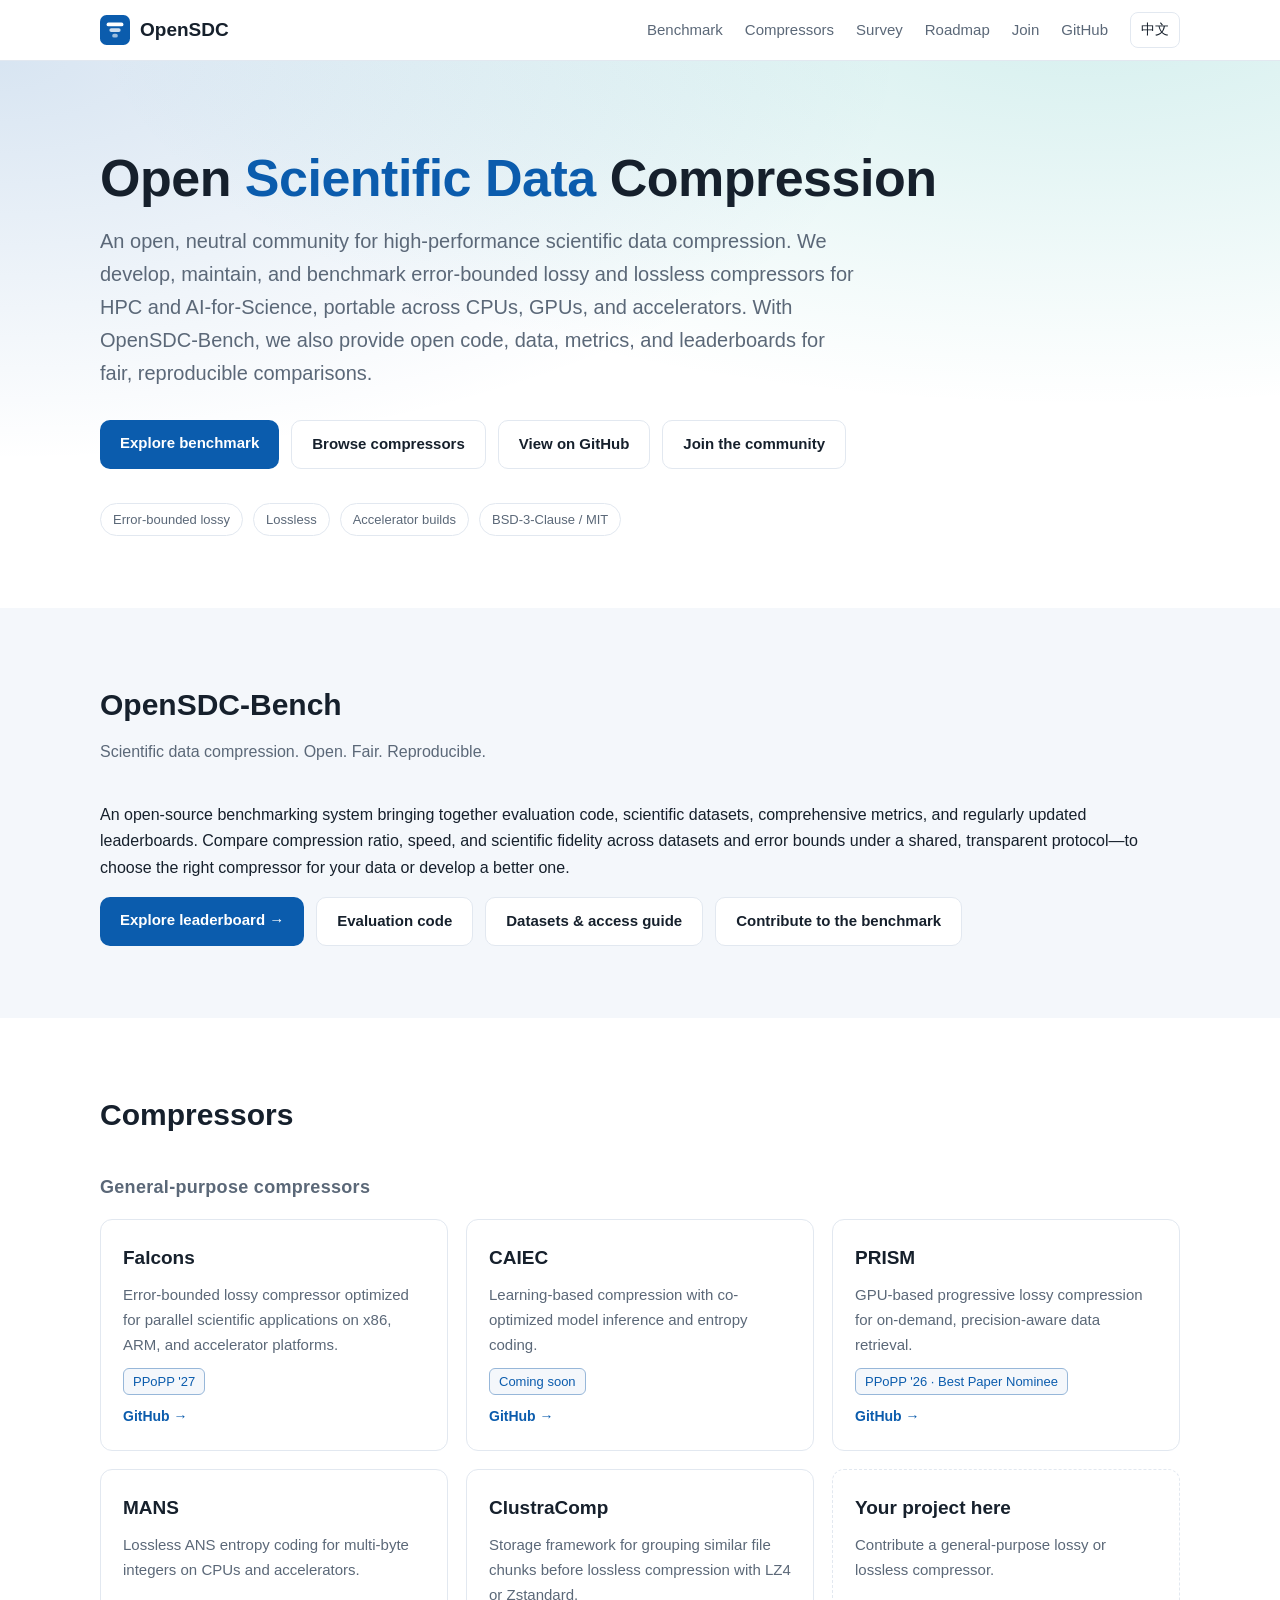
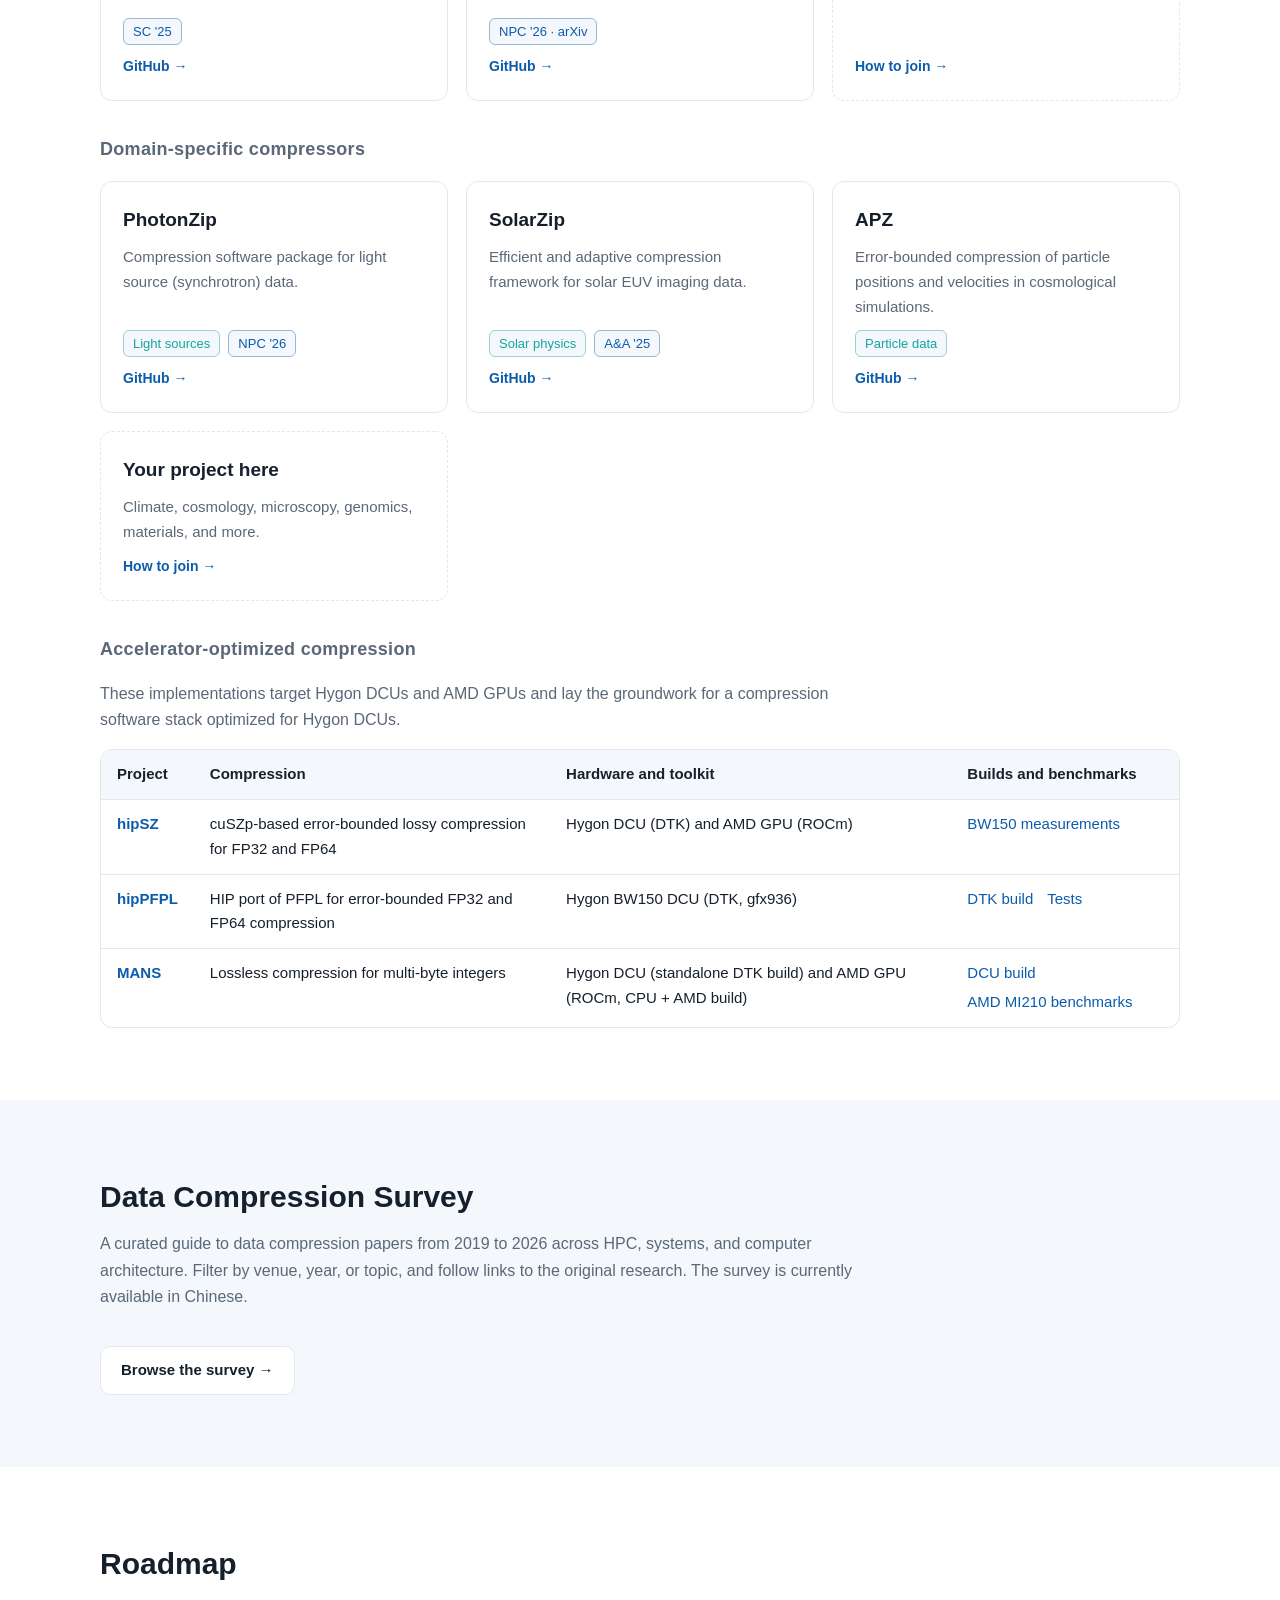
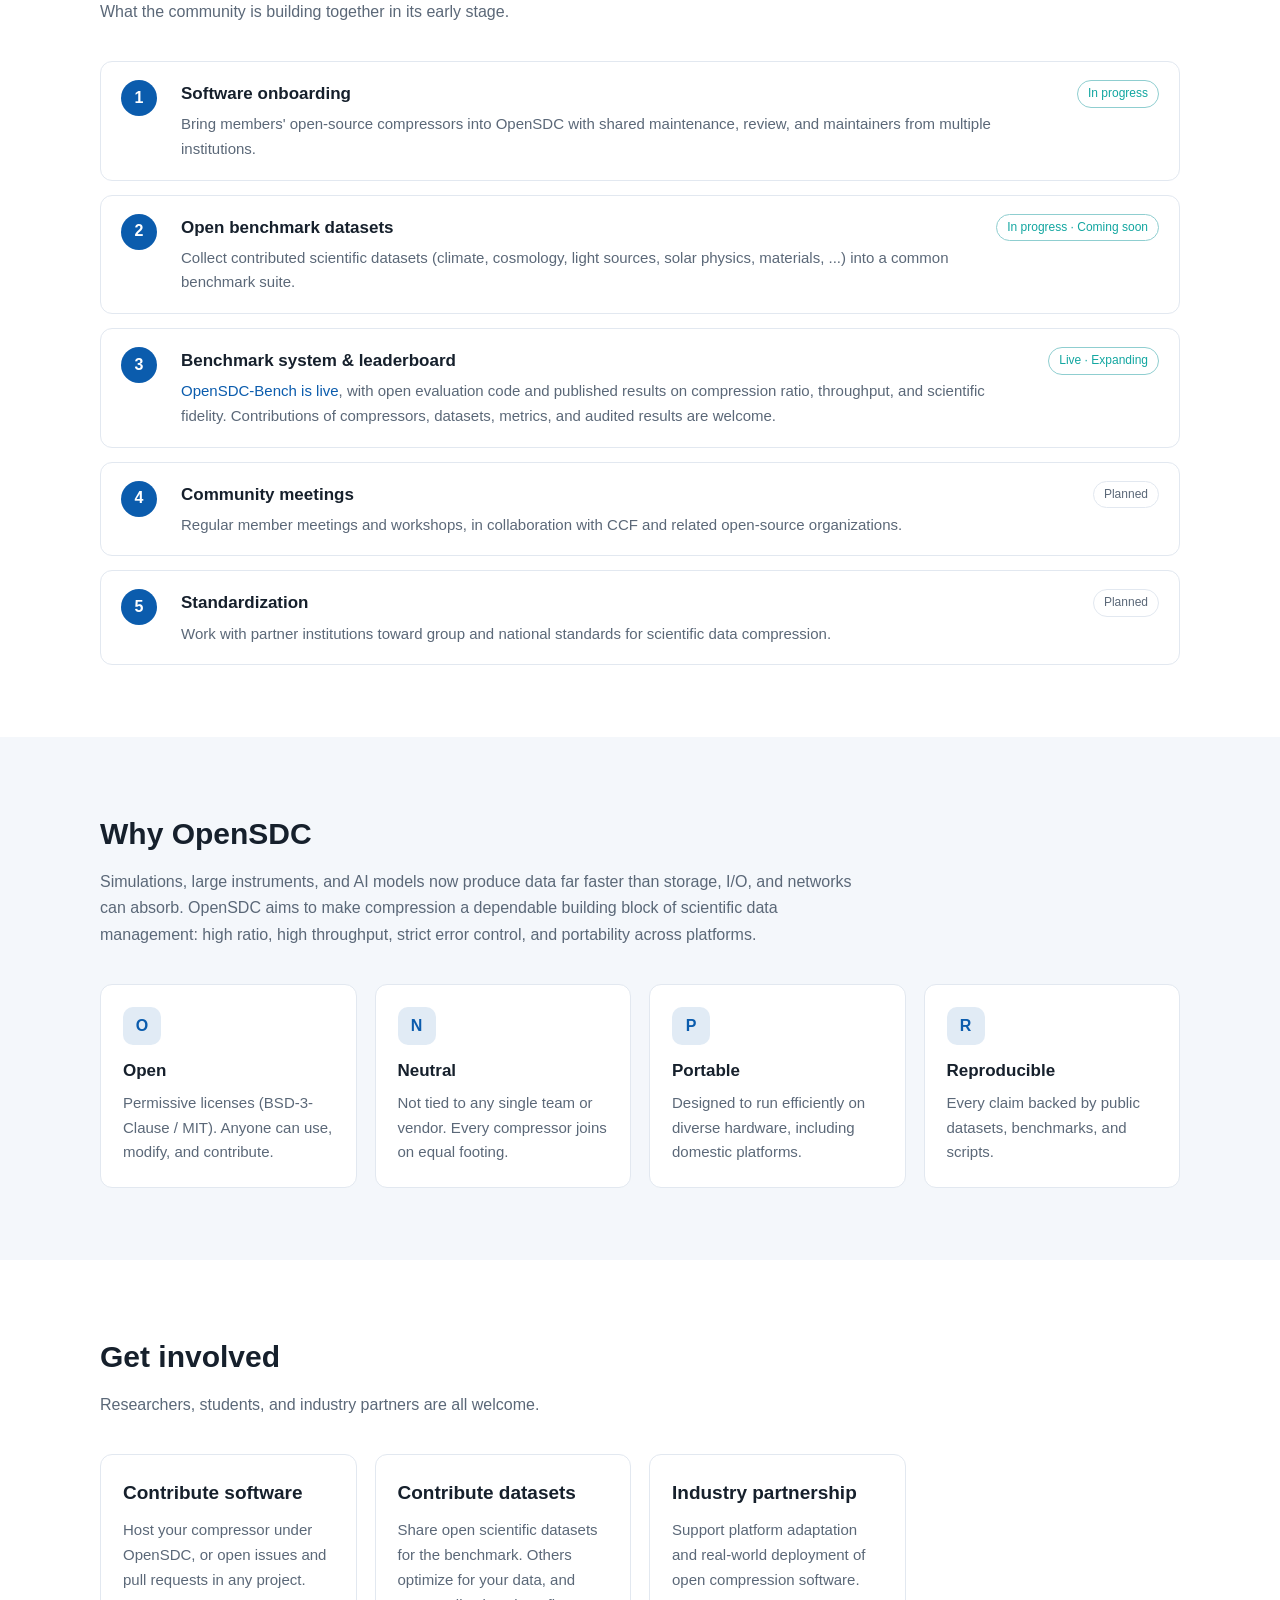
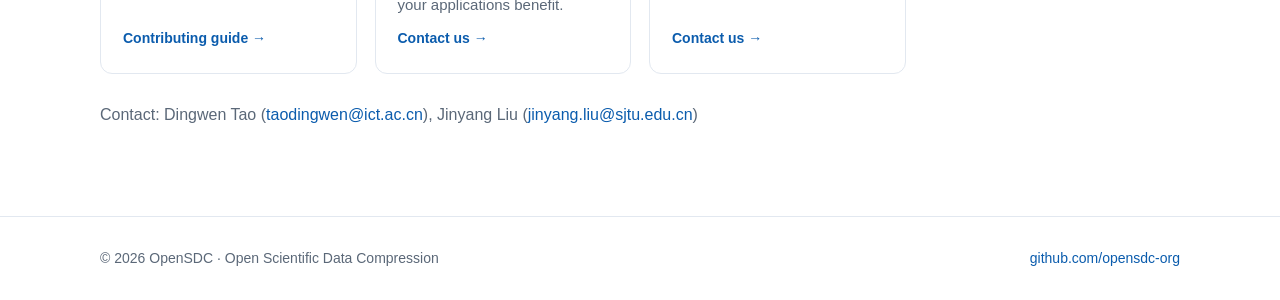
<file: index.html>
<!doctype html>
<html lang="en">
<head>
<meta charset="utf-8">
<meta name="viewport" content="width=device-width, initial-scale=1">
<title>OpenSDC · Open Scientific Data Compression</title>
<meta name="description" content="OpenSDC is an open community for high-performance scientific data compression: error-bounded lossy and lossless compressors for HPC and AI4S, portable across diverse hardware.">
<link rel="icon" href="data:image/svg+xml,%3Csvg xmlns='http://www.w3.org/2000/svg' viewBox='0 0 32 32'%3E%3Crect width='32' height='32' rx='7' fill='%230b5cad'/%3E%3Crect x='7' y='8' width='18' height='4' rx='2' fill='white'/%3E%3Crect x='10' y='14' width='12' height='4' rx='2' fill='white' opacity='.8'/%3E%3Crect x='13' y='20' width='6' height='4' rx='2' fill='white' opacity='.6'/%3E%3C/svg%3E">
<link rel="alternate" hreflang="en" href="https://opensdc-org.github.io/">
<link rel="alternate" hreflang="zh" href="https://opensdc-org.github.io/zh.html">
<link rel="alternate" hreflang="x-default" href="https://opensdc-org.github.io/">
<style>
:root{
  --bg:#ffffff; --bg-alt:#f4f7fb; --text:#16202c; --muted:#5b6878; --line:#e2e8f0;
  --brand:#0b5cad; --brand-dark:#083f78; --accent:#12a6a0; --card:#ffffff;
  --radius:12px; --max:1120px;
}
@media (prefers-color-scheme: dark){
  :root:not([data-theme="light"]){
    --bg:#0f1620; --bg-alt:#141d29; --text:#e6edf5; --muted:#9aa8b8; --line:#243142;
    --brand:#4c9cf0; --brand-dark:#2f7fd6; --accent:#3cc9c2; --card:#16202d;
  }
}
*{box-sizing:border-box}
html{scroll-behavior:smooth}
body{margin:0;background:var(--bg);color:var(--text);
  font-family:-apple-system,BlinkMacSystemFont,"Segoe UI",Roboto,"Helvetica Neue","PingFang SC","Microsoft YaHei",sans-serif;
  line-height:1.65;font-size:16px}
a{color:var(--brand);text-decoration:none}
a:hover{text-decoration:underline}
.wrap{max-width:var(--max);margin:0 auto;padding:0 20px}

/* nav */
header{position:sticky;top:0;z-index:10;background:color-mix(in srgb,var(--bg) 88%,transparent);
  backdrop-filter:blur(8px);border-bottom:1px solid var(--line)}
.nav{display:flex;align-items:center;justify-content:space-between;height:60px;gap:16px}
.logo{display:flex;align-items:center;gap:10px;font-weight:700;font-size:19px;color:var(--text)}
.logo:hover{text-decoration:none}
.logo svg{width:30px;height:30px}
.links{display:flex;gap:22px;align-items:center;font-size:15px}
.links a{color:var(--muted)}
.links a:hover{color:var(--text);text-decoration:none}
.lang{border:1px solid var(--line);background:transparent;color:var(--text);border-radius:8px;
  padding:5px 10px;cursor:pointer;font-size:14px;text-decoration:none}
.links a.lang{color:var(--text)}
.lang:hover{border-color:var(--brand);text-decoration:none}
@media (max-width:760px){.links a.hide-sm{display:none}}
@media (max-width:480px){.nav{height:auto;min-height:60px;flex-wrap:wrap;gap:8px;padding-top:10px;padding-bottom:10px}.links{gap:14px;flex-wrap:wrap}}

/* hero */
.hero{padding:88px 0 72px;background:
  radial-gradient(1000px 400px at 85% -10%,color-mix(in srgb,var(--accent) 18%,transparent),transparent),
  radial-gradient(900px 400px at 0% 0%,color-mix(in srgb,var(--brand) 16%,transparent),transparent)}
.hero h1{font-size:clamp(32px,5vw,52px);line-height:1.15;margin:0 0 16px;letter-spacing:-.5px}
.hero h1 span{color:var(--brand)}
.hero p.lead{font-size:clamp(17px,2vw,20px);color:var(--muted);max-width:760px;margin:0 0 30px}
.btns{display:flex;gap:12px;flex-wrap:wrap}
.btn{display:inline-block;padding:11px 20px;border-radius:10px;font-weight:600;font-size:15px}
.btn.primary{background:var(--brand);color:#fff}
.btn.primary:hover{background:var(--brand-dark);text-decoration:none}
.btn.ghost{border:1px solid var(--line);color:var(--text);background:var(--card)}
.btn.ghost:hover{border-color:var(--brand);text-decoration:none}
.pills{display:flex;gap:10px;flex-wrap:wrap;margin-top:34px}
.pill{font-size:13px;padding:5px 12px;border-radius:999px;border:1px solid var(--line);color:var(--muted);background:var(--card)}

/* sections */
section{padding:72px 0}
section.alt{background:var(--bg-alt)}
h2{font-size:30px;margin:0 0 10px}
.sub{color:var(--muted);margin:0 0 36px;max-width:760px}
h3.group{font-size:18px;margin:34px 0 16px;color:var(--muted);font-weight:600;letter-spacing:.3px}

#accelerators{scroll-margin-top:130px}
.accelerator-intro{margin-bottom:16px}
.accelerator-scroll{overflow-x:auto;border:1px solid var(--line);border-radius:var(--radius);background:var(--card)}
.accelerator-table{border-collapse:collapse;width:100%;min-width:640px;font-size:15px;text-align:left}
.accelerator-table th,.accelerator-table td{padding:12px 16px;vertical-align:top}
.accelerator-table thead{background:var(--bg-alt)}
.accelerator-table tbody tr{border-top:1px solid var(--line)}
.accelerator-table tbody th a{white-space:nowrap}
.accelerator-links{display:flex;flex-wrap:wrap;gap:4px 14px}

.grid{display:grid;gap:18px;grid-template-columns:repeat(auto-fill,minmax(300px,1fr))}
.card{background:var(--card);border:1px solid var(--line);border-radius:var(--radius);padding:22px;
  display:flex;flex-direction:column;gap:10px;transition:border-color .15s,transform .15s}
.card:hover{border-color:var(--brand);transform:translateY(-2px)}
.card h4{margin:0;font-size:19px;display:flex;align-items:center;justify-content:space-between;gap:8px}
.card p{margin:0;color:var(--muted);font-size:15px;flex:1}
.meta{display:flex;flex-wrap:wrap;gap:8px;font-size:13px}
.tag{padding:2px 9px;border-radius:6px;background:var(--bg-alt);color:var(--muted);border:1px solid var(--line)}
.tag.pub{color:var(--brand);border-color:color-mix(in srgb,var(--brand) 35%,var(--line))}
.tag.dom{color:var(--accent);border-color:color-mix(in srgb,var(--accent) 35%,var(--line))}
.card .gh{font-size:14px;font-weight:600}
.card.add{border-style:dashed;justify-content:center;align-items:flex-start}

.principles{display:grid;gap:18px;grid-template-columns:repeat(auto-fill,minmax(230px,1fr))}
.principle{padding:22px;border-radius:var(--radius);background:var(--card);border:1px solid var(--line)}
.principle .ic{width:38px;height:38px;border-radius:10px;display:grid;place-items:center;
  background:color-mix(in srgb,var(--brand) 12%,transparent);color:var(--brand);font-weight:700;margin-bottom:12px}
.principle h4{margin:0 0 6px;font-size:17px}
.principle p{margin:0;color:var(--muted);font-size:15px}

.roadmap{display:grid;gap:14px;counter-reset:r}
.step{display:grid;grid-template-columns:44px 1fr auto;gap:16px;align-items:start;padding:18px 20px;
  background:var(--card);border:1px solid var(--line);border-radius:var(--radius)}
.step::before{counter-increment:r;content:counter(r);width:36px;height:36px;border-radius:50%;
  background:var(--brand);color:#fff;display:grid;place-items:center;font-weight:700}
.step h4{margin:0 0 4px;font-size:17px}
.step p{margin:0;color:var(--muted);font-size:15px}
.status{font-size:12px;padding:3px 10px;border-radius:999px;white-space:nowrap;border:1px solid var(--line);color:var(--muted)}
.status.go{color:var(--accent);border-color:color-mix(in srgb,var(--accent) 40%,var(--line))}
@media (max-width:600px){.step{grid-template-columns:40px 1fr}.status{grid-column:2}}

.involve{display:grid;gap:18px;grid-template-columns:repeat(auto-fill,minmax(250px,1fr))}
footer{border-top:1px solid var(--line);padding:30px 0;color:var(--muted);font-size:14px}
footer .wrap{display:flex;justify-content:space-between;flex-wrap:wrap;gap:12px}

/* i18n */
[data-zh]{display:none}
html[lang="zh"] [data-en]{display:none}
html[lang="zh"] [data-zh]{display:revert}
</style>
</head>
<body>

<header>
  <div class="wrap nav">
    <a class="logo" href="#top">
      <svg viewBox="0 0 32 32" aria-hidden="true"><rect width="32" height="32" rx="7" fill="#0b5cad"/><rect x="7" y="8" width="18" height="4" rx="2" fill="#fff"/><rect x="10" y="14" width="12" height="4" rx="2" fill="#fff" opacity=".8"/><rect x="13" y="20" width="6" height="4" rx="2" fill="#fff" opacity=".6"/></svg>
      OpenSDC
    </a>
    <nav class="links">
      <a href="/benchmark/"><span data-en>Benchmark</span><span data-zh>评测榜单</span></a>
      <a href="#projects"><span data-en>Compressors</span><span data-zh>压缩器</span></a>
      <a href="/survey/" hreflang="zh-CN"><span data-en>Survey</span><span data-zh>文献综述</span></a>
      <a class="hide-sm" href="#roadmap"><span data-en>Roadmap</span><span data-zh>路线图</span></a>
      <a class="hide-sm" href="#join"><span data-en>Join</span><span data-zh>参与</span></a>
      <a href="https://github.com/opensdc-org">GitHub</a>
      <a class="lang" href="zh.html" lang="zh" hreflang="zh">中文</a>
    </nav>
  </div>
</header>

<main id="top">
  <div class="hero">
    <div class="wrap">
      <h1 data-en>Open <span>Scientific Data</span> Compression</h1>
      <h1 data-zh>开放<span>科学数据压缩</span>社区</h1>
      <p class="lead" data-en>An open, neutral community for high-performance scientific data compression. We develop, maintain, and benchmark error-bounded lossy and lossless compressors for HPC and AI-for-Science, portable across CPUs, GPUs, and accelerators. With OpenSDC-Bench, we also provide open code, data, metrics, and leaderboards for fair, reproducible comparisons.</p>
      <p class="lead" data-zh>一个开放、中立的高性能科学数据压缩社区。我们研发、维护和评测面向高性能计算与科学智能（AI4S）的误差可控有损压缩与无损压缩软件，支持多种 CPU、GPU 与加速器平台。同时通过 OpenSDC-Bench 提供开放的评测代码、数据、指标与榜单，支持公平、可复现的比较。</p>
      <div class="btns">
        <a class="btn primary" href="/benchmark/"><span data-en>Explore benchmark</span><span data-zh>查看评测榜单</span></a>
        <a class="btn ghost" href="#projects"><span data-en>Browse compressors</span><span data-zh>浏览压缩器</span></a>
        <a class="btn ghost" href="https://github.com/opensdc-org"><span data-en>View on GitHub</span><span data-zh>访问 GitHub</span></a>
        <a class="btn ghost" href="#join"><span data-en>Join the community</span><span data-zh>加入社区</span></a>
      </div>
      <div class="pills">
        <span class="pill"><span data-en>Error-bounded lossy</span><span data-zh>误差可控有损压缩</span></span>
        <span class="pill"><span data-en>Lossless</span><span data-zh>无损压缩</span></span>
        <a class="pill" href="#accelerators"><span data-en>Accelerator builds</span><span data-zh>加速器适配</span></a>
        <span class="pill">BSD-3-Clause / MIT</span>
      </div>
    </div>
  </div>

  <section id="benchmark" class="alt">
    <div class="wrap">
      <h2>OpenSDC-Bench</h2>
      <p class="sub" data-en>Scientific data compression. Open. Fair. Reproducible.</p>
      <p class="sub" data-zh>科学数据压缩评测：开放、公平、可复现。</p>
      <p data-en>An open-source benchmarking system bringing together evaluation code, scientific datasets, comprehensive metrics, and regularly updated leaderboards. Compare compression ratio, speed, and scientific fidelity across datasets and error bounds under a shared, transparent protocol—to choose the right compressor for your data or develop a better one.</p>
      <p data-zh>集成开源评测代码、科学数据集、多维评测指标和持续更新的榜单。在统一、透明的协议下，比较不同压缩方法在不同数据集与误差界上的压缩率、速度和科学数据保真度，帮助用户选型，帮助开发者理解性能差异并优化方法。</p>
      <div class="btns">
        <a class="btn primary" href="/benchmark/"><span data-en>Explore leaderboard →</span><span data-zh>查看评测与榜单 →</span></a>
        <a class="btn ghost" href="https://github.com/opensdc-org/OpenSDC-Bench"><span data-en>Evaluation code</span><span data-zh>评测代码</span></a>
        <a class="btn ghost" href="https://github.com/opensdc-org/OpenSDC-Bench/tree/main/datasets"><span data-en>Datasets &amp; access guide</span><span data-zh>数据集与获取指南</span></a>
        <a class="btn ghost" href="https://github.com/opensdc-org/OpenSDC-Bench/blob/main/CONTRIBUTING.md"><span data-en>Contribute to the benchmark</span><span data-zh>参与评测建设</span></a>
      </div>
    </div>
  </section>

  <section id="projects">
    <div class="wrap">
      <h2 data-en>Compressors</h2><h2 data-zh>压缩器</h2>
      <h3 class="group" data-en>General-purpose compressors</h3><h3 class="group" data-zh>通用压缩器</h3>
      <div class="grid" id="general"></div>

      <h3 class="group" data-en>Domain-specific compressors</h3><h3 class="group" data-zh>领域专用压缩器</h3>
      <div class="grid" id="domain"></div>

      <div id="accelerators">
        <h3 class="group" id="accelerator-title"><span data-en>Accelerator-optimized compression</span><span data-zh>异构加速器优化</span></h3>
        <p class="sub accelerator-intro"><span data-en>These implementations target Hygon DCUs and AMD GPUs and lay the groundwork for a compression software stack optimized for Hygon DCUs.</span><span data-zh>这些实现覆盖海光 DCU 和 AMD GPU，为建设面向海光 DCU 优化的压缩软件栈打基础。</span></p>
        <div class="accelerator-scroll" role="region" aria-labelledby="accelerator-title" tabindex="0">
          <table class="accelerator-table" aria-labelledby="accelerator-title">
            <thead>
              <tr>
                <th scope="col"><span data-en>Project</span><span data-zh>项目</span></th>
                <th scope="col"><span data-en>Compression</span><span data-zh>压缩能力</span></th>
                <th scope="col"><span data-en>Hardware and toolkit</span><span data-zh>硬件与工具链</span></th>
                <th scope="col"><span data-en>Builds and benchmarks</span><span data-zh>构建与实测</span></th>
              </tr>
            </thead>
            <tbody>
              <tr>
                <th scope="row"><a href="https://github.com/opensdc-org/hipSZ">hipSZ</a></th>
                <td><span data-en>cuSZp-based error-bounded lossy compression for FP32 and FP64</span><span data-zh>基于 cuSZp 的 FP32、FP64 误差可控有损压缩</span></td>
                <td><span data-en>Hygon DCU (DTK) and AMD GPU (ROCm)</span><span data-zh>海光 DCU（DTK）、AMD GPU（ROCm）</span></td>
                <td><div class="accelerator-links"><a href="https://github.com/opensdc-org/hipSZ#hygon-bw150-example"><span data-en>BW150 measurements</span><span data-zh>BW150 实测</span></a></div></td>
              </tr>
              <tr>
                <th scope="row"><a href="https://github.com/opensdc-org/hipPFPL">hipPFPL</a></th>
                <td><span data-en>HIP port of PFPL for error-bounded FP32 and FP64 compression</span><span data-zh>PFPL 的 HIP 移植，实现 FP32、FP64 误差可控有损压缩</span></td>
                <td><span data-en>Hygon BW150 DCU (DTK, gfx936)</span><span data-zh>海光 BW150 DCU（DTK、gfx936）</span></td>
                <td><div class="accelerator-links"><a href="https://github.com/opensdc-org/hipPFPL#build"><span data-en>DTK build</span><span data-zh>DTK 构建</span></a><a href="https://github.com/opensdc-org/hipPFPL#tests"><span data-en>Tests</span><span data-zh>测试</span></a></div></td>
              </tr>
              <tr>
                <th scope="row"><a href="https://github.com/opensdc-org/MANS">MANS</a></th>
                <td><span data-en>Lossless compression for multi-byte integers</span><span data-zh>面向多字节整数的无损压缩</span></td>
                <td><span data-en>Hygon DCU (standalone DTK build) and AMD GPU (ROCm, CPU + AMD build)</span><span data-zh>海光 DCU（独立 DTK 构建）、AMD GPU（ROCm，CPU + AMD 构建）</span></td>
                <td><div class="accelerator-links"><a href="https://github.com/opensdc-org/MANS#dcu-dtkhip-build"><span data-en>DCU build</span><span data-zh>DCU 构建</span></a><a href="https://github.com/opensdc-org/MANS#amd-mi210-gpu"><span data-en>AMD MI210 benchmarks</span><span data-zh>AMD MI210 评测</span></a></div></td>
              </tr>
            </tbody>
          </table>
        </div>
      </div>
    </div>
  </section>

  <section id="survey" class="alt" aria-labelledby="survey-title">
    <div class="wrap">
      <h2 id="survey-title"><span data-en>Data Compression Survey</span><span data-zh>数据压缩研究图谱</span></h2>
      <p class="sub" data-en>A curated guide to data compression papers from 2019 to 2026 across HPC, systems, and computer architecture. Filter by venue, year, or topic, and follow links to the original research. The survey is currently available in Chinese.</p>
      <p class="sub" data-zh>汇集 2019–2026 年高性能计算、系统和体系结构领域的数据压缩论文，可按发表场所、年份或主题筛选，并查看原文来源与研究趋势。</p>
      <a class="btn ghost" href="/survey/" hreflang="zh-CN"><span data-en>Browse the survey →</span><span data-zh>浏览研究图谱 →</span></a>
    </div>
  </section>

  <section id="roadmap">
    <div class="wrap">
      <h2 data-en>Roadmap</h2><h2 data-zh>路线图</h2>
      <p class="sub" data-en>What the community is building together in its early stage.</p>
      <p class="sub" data-zh>社区初期正在共同推进的工作。</p>
      <div class="roadmap">
        <div class="step"><div>
          <h4><span data-en>Software onboarding</span><span data-zh>压缩软件入驻</span></h4>
          <p data-en>Bring members' open-source compressors into OpenSDC with shared maintenance, review, and maintainers from multiple institutions.</p>
          <p data-zh>各单位开源压缩软件入驻联盟，日常化管理与评审，欢迎多单位共同担任 maintainer。</p></div>
          <span class="status go"><span data-en>In progress</span><span data-zh>进行中</span></span></div>
        <div class="step"><div>
          <h4><span data-en>Open benchmark datasets</span><span data-zh>开源基准数据集</span></h4>
          <p data-en>Collect contributed scientific datasets (climate, cosmology, light sources, solar physics, materials, ...) into a common benchmark suite.</p>
          <p data-zh>汇集各单位贡献的科学数据集（气象气候、宇宙学、光源、太阳物理、材料等），形成统一基准数据集。</p></div>
          <span class="status go"><span data-en>In progress · Coming soon</span><span data-zh>进行中，即将发布</span></span></div>
        <div class="step"><div>
          <h4><span data-en>Benchmark system &amp; leaderboard</span><span data-zh>评测系统与榜单</span></h4>
          <p data-en><a href="/benchmark/">OpenSDC-Bench is live</a>, with open evaluation code and published results on compression ratio, throughput, and scientific fidelity. Contributions of compressors, datasets, metrics, and audited results are welcome.</p>
          <p data-zh><a href="/benchmark/">OpenSDC-Bench 已上线</a>，提供开源评测代码，以及压缩率、吞吐量与科学数据保真度等公开结果。欢迎贡献压缩器、数据集、指标和可审计的评测结果。</p></div>
          <span class="status go"><span data-en>Live · Expanding</span><span data-zh>已上线 · 持续扩展</span></span></div>
        <div class="step"><div>
          <h4><span data-en>Community meetings</span><span data-zh>定期研讨</span></h4>
          <p data-en>Regular member meetings and workshops, in collaboration with CCF and related open-source organizations.</p>
          <p data-zh>与 CCF 及相关开源组织合作，定期举办成员见面会和技术研讨。</p></div>
          <span class="status"><span data-en>Planned</span><span data-zh>规划中</span></span></div>
        <div class="step"><div>
          <h4><span data-en>Standardization</span><span data-zh>标准化</span></h4>
          <p data-en>Work with partner institutions toward group and national standards for scientific data compression.</p>
          <p data-zh>联合相关单位推动科学数据压缩团体标准，进而推动国家标准。</p></div>
          <span class="status"><span data-en>Planned</span><span data-zh>规划中</span></span></div>
      </div>
    </div>
  </section>

  <section id="about" class="alt">
    <div class="wrap">
      <h2 data-en>Why OpenSDC</h2><h2 data-zh>为什么需要 OpenSDC</h2>
      <p class="sub" data-en>Simulations, large instruments, and AI models now produce data far faster than storage, I/O, and networks can absorb. OpenSDC aims to make compression a dependable building block of scientific data management: high ratio, high throughput, strict error control, and portability across platforms.</p>
      <p class="sub" data-zh>科学模拟、大科学装置和 AI 模型产生数据的速度，已远超存储、I/O 与网络的承载能力。OpenSDC 希望让压缩成为科学数据管理中可靠的基础组件：高压缩比、高吞吐、严格误差控制、跨平台可移植。</p>
      <div class="principles">
        <div class="principle"><div class="ic">O</div>
          <h4><span data-en>Open</span><span data-zh>开放</span></h4>
          <p data-en>Permissive licenses (BSD-3-Clause / MIT). Anyone can use, modify, and contribute.</p>
          <p data-zh>采用 BSD-3-Clause / MIT 等宽松许可证，任何人均可使用、修改和贡献。</p></div>
        <div class="principle"><div class="ic">N</div>
          <h4><span data-en>Neutral</span><span data-zh>中立</span></h4>
          <p data-en>Not tied to any single team or vendor. Every compressor joins on equal footing.</p>
          <p data-zh>不绑定任何特定团队或厂商，各家压缩软件平等加入。</p></div>
        <div class="principle"><div class="ic">P</div>
          <h4><span data-en>Portable</span><span data-zh>可移植</span></h4>
          <p data-en>Designed to run efficiently on diverse hardware, including domestic platforms.</p>
          <p data-zh>面向多样化硬件（含国产平台）高效运行。</p></div>
        <div class="principle"><div class="ic">R</div>
          <h4><span data-en>Reproducible</span><span data-zh>可复现</span></h4>
          <p data-en>Every claim backed by public datasets, benchmarks, and scripts.</p>
          <p data-zh>所有性能结论均有公开数据集、基准与脚本支撑。</p></div>
      </div>
    </div>
  </section>

  <section id="join">
    <div class="wrap">
      <h2 data-en>Get involved</h2><h2 data-zh>参与方式</h2>
      <p class="sub" data-en>Researchers, students, and industry partners are all welcome.</p>
      <p class="sub" data-zh>欢迎高校、科研院所的老师同学以及企业伙伴共同参与。</p>
      <div class="involve">
        <div class="card"><h4><span data-en>Contribute software</span><span data-zh>贡献软件</span></h4>
          <p data-en>Host your compressor under OpenSDC, or open issues and pull requests in any project.</p>
          <p data-zh>将您的压缩软件加入 OpenSDC，或在任意项目中提交 Issue 与 PR。</p>
          <a class="gh" href="https://github.com/opensdc-org/.github/blob/main/CONTRIBUTING.md"><span data-en>Contributing guide →</span><span data-zh>贡献指南 →</span></a></div>
        <div class="card"><h4><span data-en>Contribute datasets</span><span data-zh>贡献数据集</span></h4>
          <p data-en>Share open scientific datasets for the benchmark. Others optimize for your data, and your applications benefit.</p>
          <p data-zh>为基准贡献开源科学数据集，其他团队据此优化压缩软件，最终反哺您的应用。</p>
          <a class="gh" href="mailto:taodingwen@ict.ac.cn"><span data-en>Contact us →</span><span data-zh>联系我们 →</span></a></div>
        <div class="card"><h4><span data-en>Industry partnership</span><span data-zh>企业合作</span></h4>
          <p data-en>Support platform adaptation and real-world deployment of open compression software.</p>
          <p data-zh>支持压缩软件的国产化平台适配与落地应用。</p>
          <a class="gh" href="mailto:taodingwen@ict.ac.cn"><span data-en>Contact us →</span><span data-zh>联系我们 →</span></a></div>
      </div>
      <p style="margin-top:28px;color:var(--muted)">
        <span data-en>Contact:</span><span data-zh>联系方式：</span>
        Dingwen Tao (<a href="mailto:taodingwen@ict.ac.cn">taodingwen@ict.ac.cn</a>),
        Jinyang Liu (<a href="mailto:jinyang.liu@sjtu.edu.cn">jinyang.liu@sjtu.edu.cn</a>)
      </p>
    </div>
  </section>
</main>

<footer>
  <div class="wrap">
    <span>© <span id="yr"></span> OpenSDC · <span data-en>Open Scientific Data Compression</span><span data-zh>开放科学数据压缩社区</span></span>
    <a href="https://github.com/opensdc-org">github.com/opensdc-org</a>
  </div>
</footer>

<script>
// ---- Project list: edit here to add or update projects ----
const PROJECTS = [
  { name:"Falcons", group:"general", repo:"https://github.com/opensdc-org/Falcons",
    en:"Error-bounded lossy compressor optimized for parallel scientific applications on x86, ARM, and accelerator platforms.",
    zh:"面向并行科学应用的误差可控有损压缩器，针对 x86、ARM 及加速器平台深度优化。",
    pub:"PPoPP '27", pubUrl:"https://arxiv.org/abs/2610.41209" },
  { name:"CAIEC", group:"general", repo:"https://github.com/opensdc-org/CAIEC",
    en:"Learning-based compression with co-optimized model inference and entropy coding.",
    zh:"模型推理与熵编码协同优化的学习型压缩。",
    pub:"Coming soon", pubZh:"即将发表" },
  { name:"PRISM", group:"general", repo:"https://github.com/opensdc-org/PRISM",
    en:"GPU-based progressive lossy compression for on-demand, precision-aware data retrieval.",
    zh:"基于 GPU 的渐进式有损压缩框架，支持按精度需求按需检索数据。",
    pub:"PPoPP '26 · Best Paper Nominee", pubZh:"PPoPP '26 · 最佳论文提名", pubUrl:"https://doi.org/10.1145/3774934.3786438" },
  { name:"MANS", group:"general", repo:"https://github.com/opensdc-org/MANS",
    en:"Lossless ANS entropy coding for multi-byte integers on CPUs and accelerators.",
    zh:"面向多字节整数的无损 ANS 熵编码，支持 CPU 和加速器。",
    pub:"SC '25", pubUrl:"https://doi.org/10.1145/3712285.3759825" },
  { name:"ClustraComp", group:"general", repo:"https://github.com/opensdc-org/ClustraComp",
    en:"Storage framework for grouping similar file chunks before lossless compression with LZ4 or Zstandard.",
    zh:"基于相似文件块分组的无损压缩存储框架，支持 LZ4 和 Zstandard。",
    pub:"NPC '26 · arXiv", pubUrl:"https://arxiv.org/abs/2611.22847" },
  { name:"PhotonZip", group:"domain", domain:"Light sources", domainZh:"光源", repo:"https://github.com/opensdc-org/PhotonZip",
    en:"Compression software package for light source (synchrotron) data.",
    zh:"面向光源数据的压缩软件包。",
    pub:"NPC '26", pubUrl:"https://arxiv.org/abs/2611.04138" },
  { name:"SolarZip", group:"domain", domain:"Solar physics", domainZh:"太阳物理", repo:"https://github.com/opensdc-org/SolarZip",
    en:"Efficient and adaptive compression framework for solar EUV imaging data.",
    zh:"面向太阳极紫外（EUV）成像数据的高效自适应压缩框架。",
    pub:"A&A '25", pubUrl:"https://www.aanda.org/articles/aa/full_html/2025/10/aa55193-25/aa55193-25.html" },
  { name:"APZ", group:"domain", domain:"Particle data", domainZh:"粒子数据", repo:"https://github.com/opensdc-org/APZ",
    en:"Error-bounded compression of particle positions and velocities in cosmological simulations.",
    zh:"目前面向宇宙学模拟，提供粒子位置和速度的误差可控压缩。" }
];

function esc(s){return String(s).replace(/[&<>"]/g,c=>({"&":"&amp;","<":"&lt;",">":"&gt;",'"':"&quot;"}[c]))}
function card(p){
  const pubEn = esc(p.pub || ""), pubZh = esc(p.pubZh || p.pub || "");
  const pubTag = !p.pub ? "" : p.pubUrl
    ? `<a class="tag pub" href="${esc(p.pubUrl)}"><span data-en>${pubEn}</span><span data-zh>${pubZh}</span></a>`
    : `<span class="tag pub"><span data-en>${pubEn}</span><span data-zh>${pubZh}</span></span>`;
  const dom = p.domain ? `<span class="tag dom"><span data-en>${esc(p.domain)}</span><span data-zh>${esc(p.domainZh||p.domain)}</span></span>` : "";
  return `<div class="card">
    <h4>${esc(p.name)}</h4>
    <p><span data-en>${esc(p.en)}</span><span data-zh>${esc(p.zh)}</span></p>
    <div class="meta">${dom}${pubTag}</div>
    <a class="gh" href="${esc(p.repo)}">GitHub →</a></div>`;
}
const addCard = (en,zh)=>`<div class="card add"><h4><span data-en>Your project here</span><span data-zh>欢迎您的项目</span></h4>
  <p><span data-en>${en}</span><span data-zh>${zh}</span></p>
  <a class="gh" href="#join"><span data-en>How to join →</span><span data-zh>如何加入 →</span></a></div>`;

document.getElementById("general").innerHTML =
  PROJECTS.filter(p=>p.group==="general").map(card).join("") +
  addCard("Contribute a general-purpose lossy or lossless compressor.","欢迎贡献通用型有损或无损压缩软件。");
document.getElementById("domain").innerHTML =
  PROJECTS.filter(p=>p.group==="domain").map(card).join("") +
  addCard("Climate, cosmology, microscopy, genomics, materials, and more.","气象气候、宇宙学、显微成像、基因组、材料等领域均欢迎。");

document.getElementById("yr").textContent = new Date().getFullYear();

// Language is fixed per page: index.html = English, zh.html = 中文.
</script>
</body>
</html>
</file>
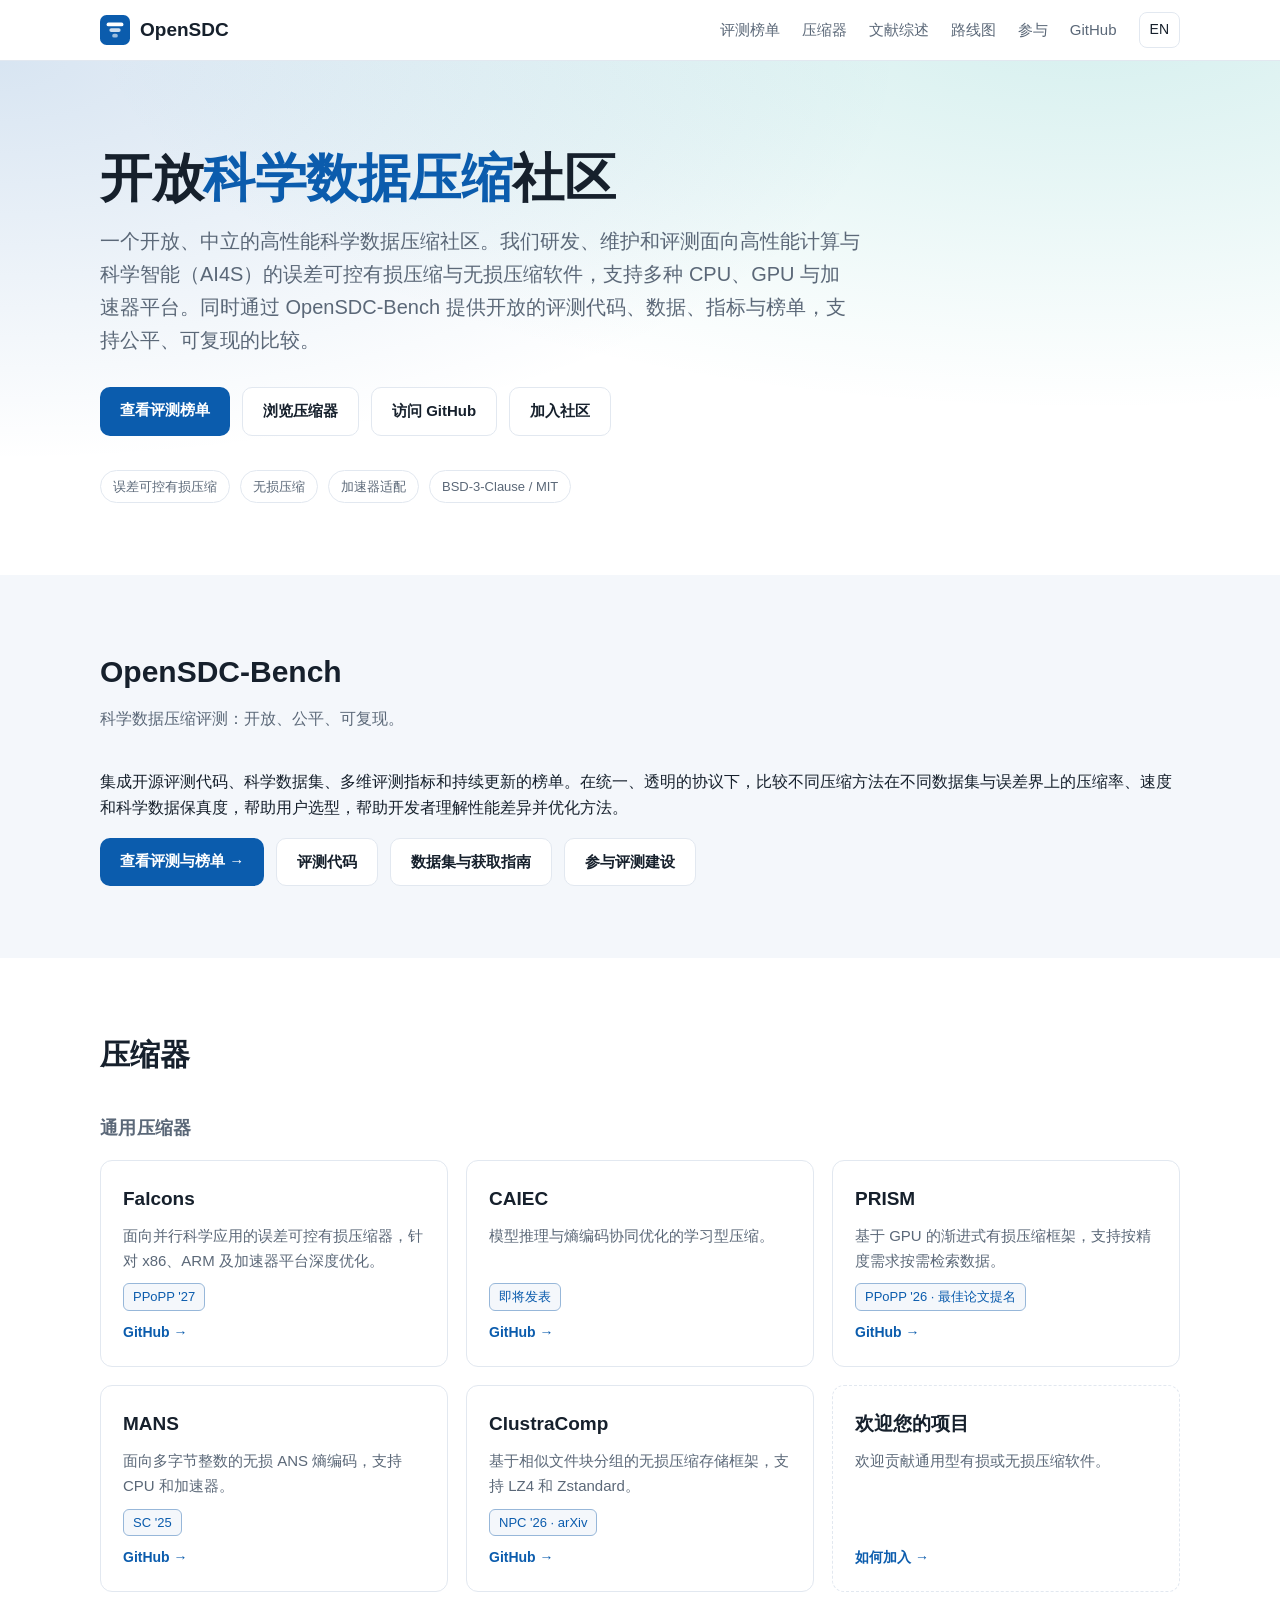
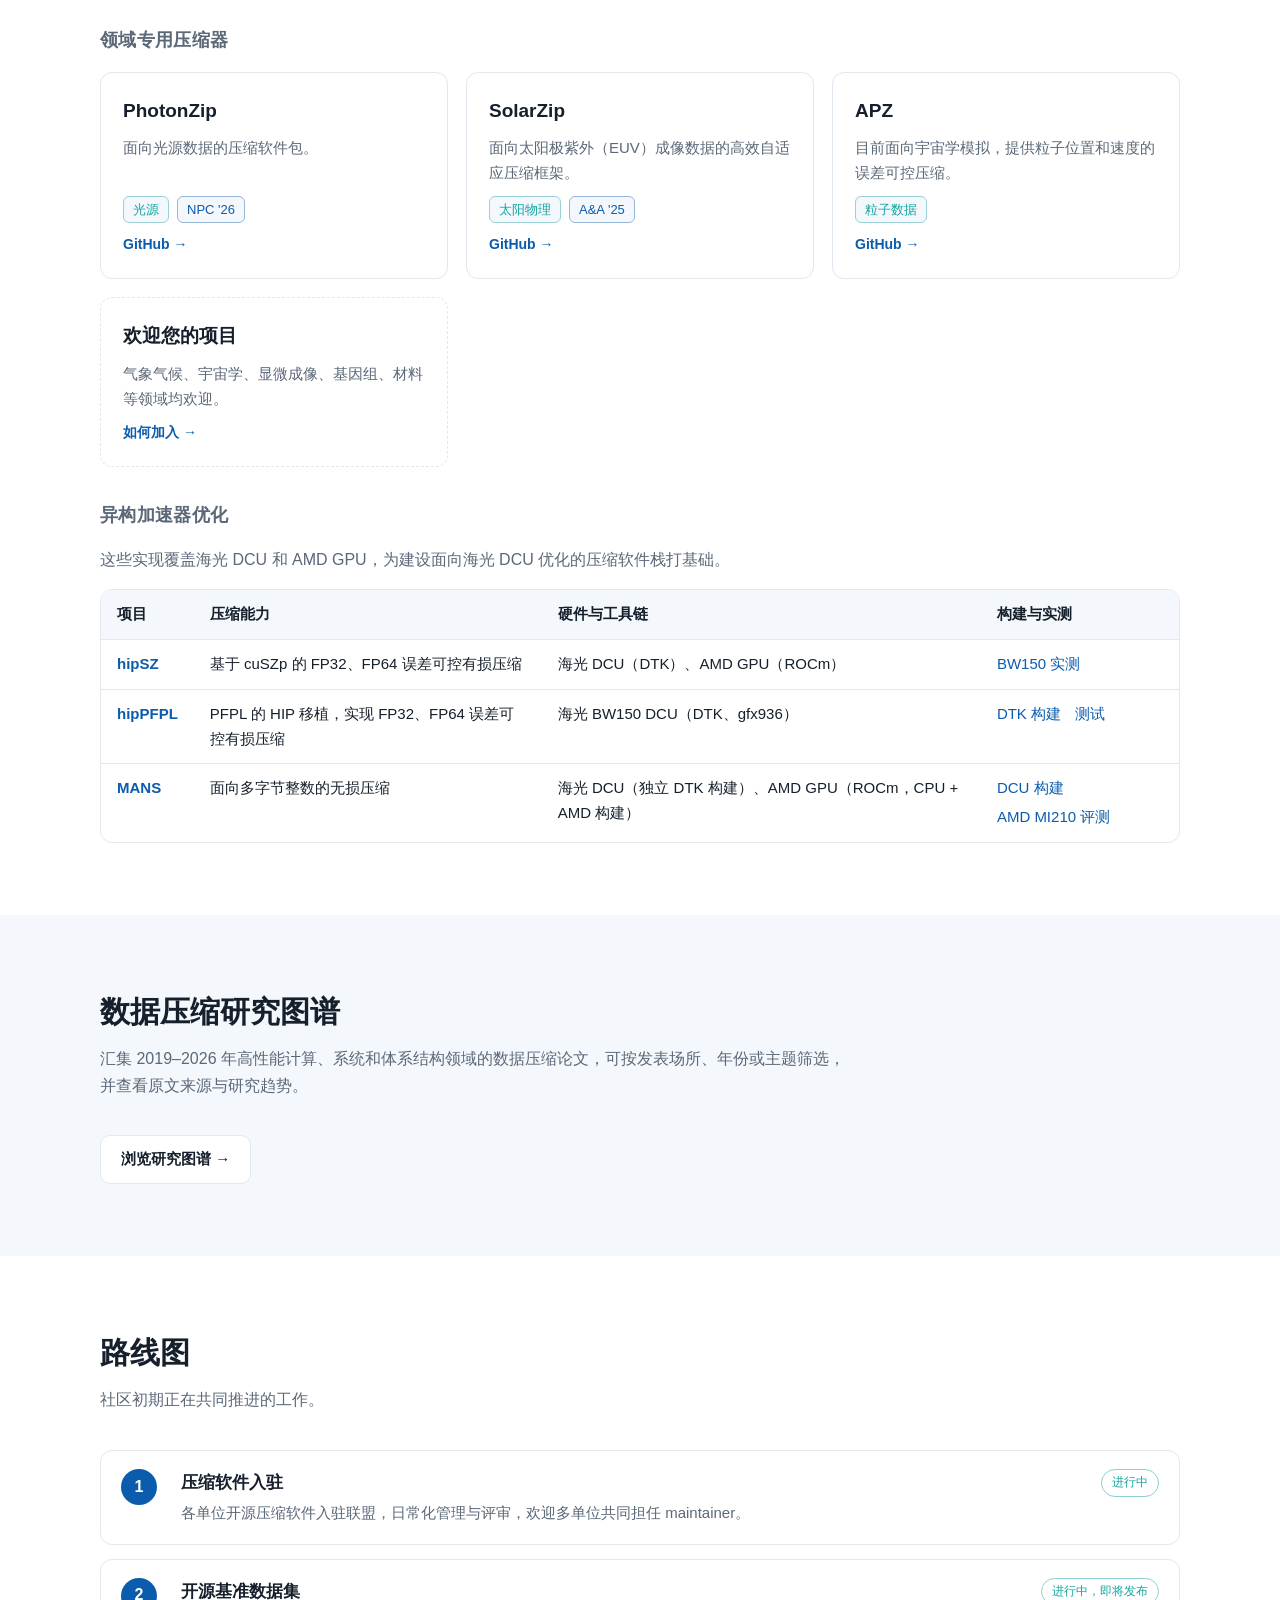
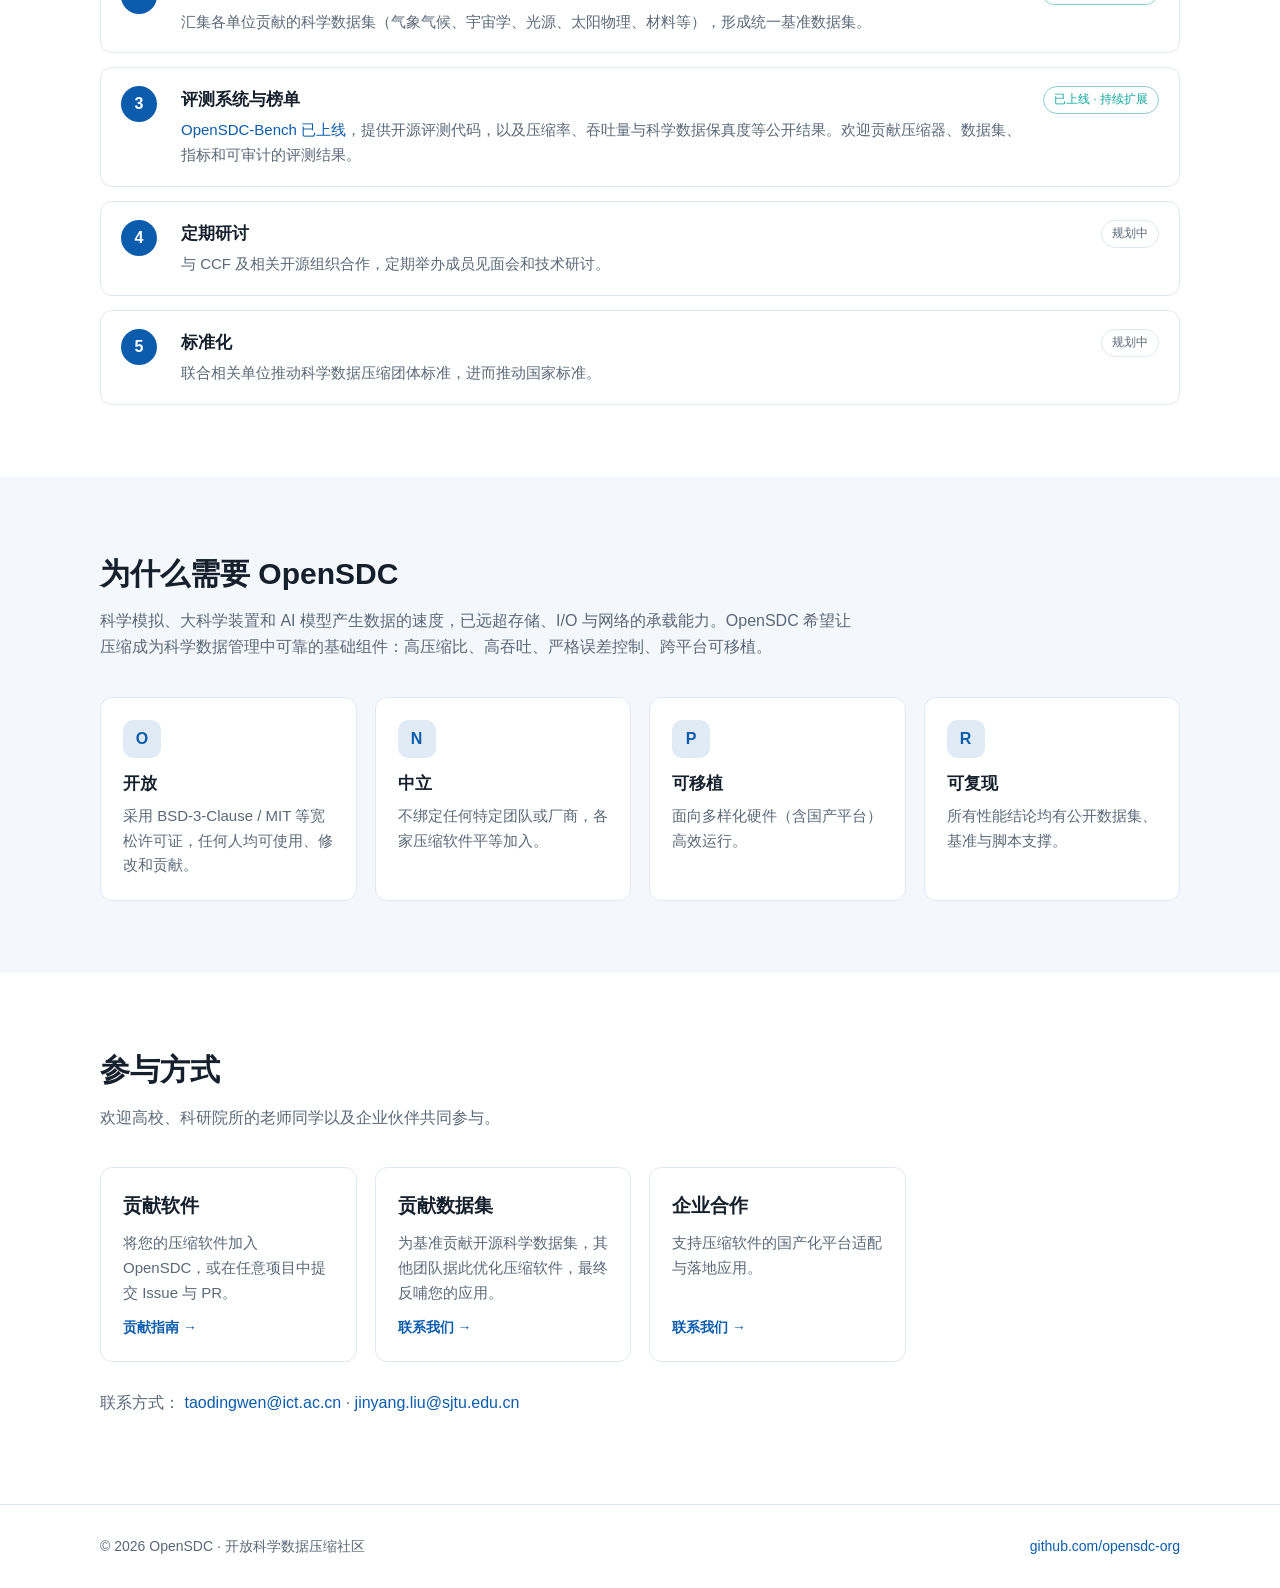
<file: zh.html>
<!doctype html>
<html lang="zh">
<head>
<meta charset="utf-8">
<meta name="viewport" content="width=device-width, initial-scale=1">
<title>OpenSDC · 开放科学数据压缩社区</title>
<meta name="description" content="OpenSDC 开放科学数据压缩社区：面向高性能计算与科学智能（AI4S）的误差可控有损与无损压缩软件，支持多种 CPU、GPU 与加速器平台。">
<link rel="icon" href="data:image/svg+xml,%3Csvg xmlns='http://www.w3.org/2000/svg' viewBox='0 0 32 32'%3E%3Crect width='32' height='32' rx='7' fill='%230b5cad'/%3E%3Crect x='7' y='8' width='18' height='4' rx='2' fill='white'/%3E%3Crect x='10' y='14' width='12' height='4' rx='2' fill='white' opacity='.8'/%3E%3Crect x='13' y='20' width='6' height='4' rx='2' fill='white' opacity='.6'/%3E%3C/svg%3E">
<link rel="alternate" hreflang="en" href="https://opensdc-org.github.io/">
<link rel="alternate" hreflang="zh" href="https://opensdc-org.github.io/zh.html">
<link rel="alternate" hreflang="x-default" href="https://opensdc-org.github.io/">
<style>
:root{
  --bg:#ffffff; --bg-alt:#f4f7fb; --text:#16202c; --muted:#5b6878; --line:#e2e8f0;
  --brand:#0b5cad; --brand-dark:#083f78; --accent:#12a6a0; --card:#ffffff;
  --radius:12px; --max:1120px;
}
@media (prefers-color-scheme: dark){
  :root:not([data-theme="light"]){
    --bg:#0f1620; --bg-alt:#141d29; --text:#e6edf5; --muted:#9aa8b8; --line:#243142;
    --brand:#4c9cf0; --brand-dark:#2f7fd6; --accent:#3cc9c2; --card:#16202d;
  }
}
*{box-sizing:border-box}
html{scroll-behavior:smooth}
body{margin:0;background:var(--bg);color:var(--text);
  font-family:-apple-system,BlinkMacSystemFont,"Segoe UI",Roboto,"Helvetica Neue","PingFang SC","Microsoft YaHei",sans-serif;
  line-height:1.65;font-size:16px}
a{color:var(--brand);text-decoration:none}
a:hover{text-decoration:underline}
.wrap{max-width:var(--max);margin:0 auto;padding:0 20px}

/* nav */
header{position:sticky;top:0;z-index:10;background:color-mix(in srgb,var(--bg) 88%,transparent);
  backdrop-filter:blur(8px);border-bottom:1px solid var(--line)}
.nav{display:flex;align-items:center;justify-content:space-between;height:60px;gap:16px}
.logo{display:flex;align-items:center;gap:10px;font-weight:700;font-size:19px;color:var(--text)}
.logo:hover{text-decoration:none}
.logo svg{width:30px;height:30px}
.links{display:flex;gap:22px;align-items:center;font-size:15px}
.links a{color:var(--muted)}
.links a:hover{color:var(--text);text-decoration:none}
.lang{border:1px solid var(--line);background:transparent;color:var(--text);border-radius:8px;
  padding:5px 10px;cursor:pointer;font-size:14px;text-decoration:none}
.links a.lang{color:var(--text)}
.lang:hover{border-color:var(--brand);text-decoration:none}
@media (max-width:760px){.links a.hide-sm{display:none}}
@media (max-width:480px){.nav{height:auto;min-height:60px;flex-wrap:wrap;gap:8px;padding-top:10px;padding-bottom:10px}.links{gap:14px;flex-wrap:wrap}}

/* hero */
.hero{padding:88px 0 72px;background:
  radial-gradient(1000px 400px at 85% -10%,color-mix(in srgb,var(--accent) 18%,transparent),transparent),
  radial-gradient(900px 400px at 0% 0%,color-mix(in srgb,var(--brand) 16%,transparent),transparent)}
.hero h1{font-size:clamp(32px,5vw,52px);line-height:1.15;margin:0 0 16px;letter-spacing:-.5px}
.hero h1 span{color:var(--brand)}
.hero p.lead{font-size:clamp(17px,2vw,20px);color:var(--muted);max-width:760px;margin:0 0 30px}
.btns{display:flex;gap:12px;flex-wrap:wrap}
.btn{display:inline-block;padding:11px 20px;border-radius:10px;font-weight:600;font-size:15px}
.btn.primary{background:var(--brand);color:#fff}
.btn.primary:hover{background:var(--brand-dark);text-decoration:none}
.btn.ghost{border:1px solid var(--line);color:var(--text);background:var(--card)}
.btn.ghost:hover{border-color:var(--brand);text-decoration:none}
.pills{display:flex;gap:10px;flex-wrap:wrap;margin-top:34px}
.pill{font-size:13px;padding:5px 12px;border-radius:999px;border:1px solid var(--line);color:var(--muted);background:var(--card)}

/* sections */
section{padding:72px 0}
section.alt{background:var(--bg-alt)}
h2{font-size:30px;margin:0 0 10px}
.sub{color:var(--muted);margin:0 0 36px;max-width:760px}
h3.group{font-size:18px;margin:34px 0 16px;color:var(--muted);font-weight:600;letter-spacing:.3px}

#accelerators{scroll-margin-top:130px}
.accelerator-intro{margin-bottom:16px}
.accelerator-scroll{overflow-x:auto;border:1px solid var(--line);border-radius:var(--radius);background:var(--card)}
.accelerator-table{border-collapse:collapse;width:100%;min-width:640px;font-size:15px;text-align:left}
.accelerator-table th,.accelerator-table td{padding:12px 16px;vertical-align:top}
.accelerator-table thead{background:var(--bg-alt)}
.accelerator-table tbody tr{border-top:1px solid var(--line)}
.accelerator-table tbody th a{white-space:nowrap}
.accelerator-links{display:flex;flex-wrap:wrap;gap:4px 14px}

.grid{display:grid;gap:18px;grid-template-columns:repeat(auto-fill,minmax(300px,1fr))}
.card{background:var(--card);border:1px solid var(--line);border-radius:var(--radius);padding:22px;
  display:flex;flex-direction:column;gap:10px;transition:border-color .15s,transform .15s}
.card:hover{border-color:var(--brand);transform:translateY(-2px)}
.card h4{margin:0;font-size:19px;display:flex;align-items:center;justify-content:space-between;gap:8px}
.card p{margin:0;color:var(--muted);font-size:15px;flex:1}
.meta{display:flex;flex-wrap:wrap;gap:8px;font-size:13px}
.tag{padding:2px 9px;border-radius:6px;background:var(--bg-alt);color:var(--muted);border:1px solid var(--line)}
.tag.pub{color:var(--brand);border-color:color-mix(in srgb,var(--brand) 35%,var(--line))}
.tag.dom{color:var(--accent);border-color:color-mix(in srgb,var(--accent) 35%,var(--line))}
.card .gh{font-size:14px;font-weight:600}
.card.add{border-style:dashed;justify-content:center;align-items:flex-start}

.principles{display:grid;gap:18px;grid-template-columns:repeat(auto-fill,minmax(230px,1fr))}
.principle{padding:22px;border-radius:var(--radius);background:var(--card);border:1px solid var(--line)}
.principle .ic{width:38px;height:38px;border-radius:10px;display:grid;place-items:center;
  background:color-mix(in srgb,var(--brand) 12%,transparent);color:var(--brand);font-weight:700;margin-bottom:12px}
.principle h4{margin:0 0 6px;font-size:17px}
.principle p{margin:0;color:var(--muted);font-size:15px}

.roadmap{display:grid;gap:14px;counter-reset:r}
.step{display:grid;grid-template-columns:44px 1fr auto;gap:16px;align-items:start;padding:18px 20px;
  background:var(--card);border:1px solid var(--line);border-radius:var(--radius)}
.step::before{counter-increment:r;content:counter(r);width:36px;height:36px;border-radius:50%;
  background:var(--brand);color:#fff;display:grid;place-items:center;font-weight:700}
.step h4{margin:0 0 4px;font-size:17px}
.step p{margin:0;color:var(--muted);font-size:15px}
.status{font-size:12px;padding:3px 10px;border-radius:999px;white-space:nowrap;border:1px solid var(--line);color:var(--muted)}
.status.go{color:var(--accent);border-color:color-mix(in srgb,var(--accent) 40%,var(--line))}
@media (max-width:600px){.step{grid-template-columns:40px 1fr}.status{grid-column:2}}

.involve{display:grid;gap:18px;grid-template-columns:repeat(auto-fill,minmax(250px,1fr))}
footer{border-top:1px solid var(--line);padding:30px 0;color:var(--muted);font-size:14px}
footer .wrap{display:flex;justify-content:space-between;flex-wrap:wrap;gap:12px}

/* i18n */
[data-zh]{display:none}
html[lang="zh"] [data-en]{display:none}
html[lang="zh"] [data-zh]{display:revert}
</style>
</head>
<body>

<header>
  <div class="wrap nav">
    <a class="logo" href="#top">
      <svg viewBox="0 0 32 32" aria-hidden="true"><rect width="32" height="32" rx="7" fill="#0b5cad"/><rect x="7" y="8" width="18" height="4" rx="2" fill="#fff"/><rect x="10" y="14" width="12" height="4" rx="2" fill="#fff" opacity=".8"/><rect x="13" y="20" width="6" height="4" rx="2" fill="#fff" opacity=".6"/></svg>
      OpenSDC
    </a>
    <nav class="links">
      <a href="/benchmark/"><span data-en>Benchmark</span><span data-zh>评测榜单</span></a>
      <a href="#projects"><span data-en>Compressors</span><span data-zh>压缩器</span></a>
      <a href="/survey/" hreflang="zh-CN"><span data-en>Survey</span><span data-zh>文献综述</span></a>
      <a class="hide-sm" href="#roadmap"><span data-en>Roadmap</span><span data-zh>路线图</span></a>
      <a class="hide-sm" href="#join"><span data-en>Join</span><span data-zh>参与</span></a>
      <a href="https://github.com/opensdc-org">GitHub</a>
      <a class="lang" href="index.html" lang="en" hreflang="en">EN</a>
    </nav>
  </div>
</header>

<main id="top">
  <div class="hero">
    <div class="wrap">
      <h1 data-en>Open <span>Scientific Data</span> Compression</h1>
      <h1 data-zh>开放<span>科学数据压缩</span>社区</h1>
      <p class="lead" data-en>An open, neutral community for high-performance scientific data compression. We develop, maintain, and benchmark error-bounded lossy and lossless compressors for HPC and AI-for-Science, portable across CPUs, GPUs, and accelerators. With OpenSDC-Bench, we also provide open code, data, metrics, and leaderboards for fair, reproducible comparisons.</p>
      <p class="lead" data-zh>一个开放、中立的高性能科学数据压缩社区。我们研发、维护和评测面向高性能计算与科学智能（AI4S）的误差可控有损压缩与无损压缩软件，支持多种 CPU、GPU 与加速器平台。同时通过 OpenSDC-Bench 提供开放的评测代码、数据、指标与榜单，支持公平、可复现的比较。</p>
      <div class="btns">
        <a class="btn primary" href="/benchmark/"><span data-en>Explore benchmark</span><span data-zh>查看评测榜单</span></a>
        <a class="btn ghost" href="#projects"><span data-en>Browse compressors</span><span data-zh>浏览压缩器</span></a>
        <a class="btn ghost" href="https://github.com/opensdc-org"><span data-en>View on GitHub</span><span data-zh>访问 GitHub</span></a>
        <a class="btn ghost" href="#join"><span data-en>Join the community</span><span data-zh>加入社区</span></a>
      </div>
      <div class="pills">
        <span class="pill"><span data-en>Error-bounded lossy</span><span data-zh>误差可控有损压缩</span></span>
        <span class="pill"><span data-en>Lossless</span><span data-zh>无损压缩</span></span>
        <a class="pill" href="#accelerators"><span data-en>Accelerator builds</span><span data-zh>加速器适配</span></a>
        <span class="pill">BSD-3-Clause / MIT</span>
      </div>
    </div>
  </div>

  <section id="benchmark" class="alt">
    <div class="wrap">
      <h2>OpenSDC-Bench</h2>
      <p class="sub" data-en>Scientific data compression. Open. Fair. Reproducible.</p>
      <p class="sub" data-zh>科学数据压缩评测：开放、公平、可复现。</p>
      <p data-en>An open-source benchmarking system bringing together evaluation code, scientific datasets, comprehensive metrics, and regularly updated leaderboards. Compare compression ratio, speed, and scientific fidelity across datasets and error bounds under a shared, transparent protocol—to choose the right compressor for your data or develop a better one.</p>
      <p data-zh>集成开源评测代码、科学数据集、多维评测指标和持续更新的榜单。在统一、透明的协议下，比较不同压缩方法在不同数据集与误差界上的压缩率、速度和科学数据保真度，帮助用户选型，帮助开发者理解性能差异并优化方法。</p>
      <div class="btns">
        <a class="btn primary" href="/benchmark/"><span data-en>Explore leaderboard →</span><span data-zh>查看评测与榜单 →</span></a>
        <a class="btn ghost" href="https://github.com/opensdc-org/OpenSDC-Bench"><span data-en>Evaluation code</span><span data-zh>评测代码</span></a>
        <a class="btn ghost" href="https://github.com/opensdc-org/OpenSDC-Bench/tree/main/datasets"><span data-en>Datasets &amp; access guide</span><span data-zh>数据集与获取指南</span></a>
        <a class="btn ghost" href="https://github.com/opensdc-org/OpenSDC-Bench/blob/main/CONTRIBUTING.md"><span data-en>Contribute to the benchmark</span><span data-zh>参与评测建设</span></a>
      </div>
    </div>
  </section>

  <section id="projects">
    <div class="wrap">
      <h2 data-en>Compressors</h2><h2 data-zh>压缩器</h2>
      <h3 class="group" data-en>General-purpose compressors</h3><h3 class="group" data-zh>通用压缩器</h3>
      <div class="grid" id="general"></div>

      <h3 class="group" data-en>Domain-specific compressors</h3><h3 class="group" data-zh>领域专用压缩器</h3>
      <div class="grid" id="domain"></div>

      <div id="accelerators">
        <h3 class="group" id="accelerator-title"><span data-en>Accelerator-optimized compression</span><span data-zh>异构加速器优化</span></h3>
        <p class="sub accelerator-intro"><span data-en>These implementations target Hygon DCUs and AMD GPUs and lay the groundwork for a compression software stack optimized for Hygon DCUs.</span><span data-zh>这些实现覆盖海光 DCU 和 AMD GPU，为建设面向海光 DCU 优化的压缩软件栈打基础。</span></p>
        <div class="accelerator-scroll" role="region" aria-labelledby="accelerator-title" tabindex="0">
          <table class="accelerator-table" aria-labelledby="accelerator-title">
            <thead>
              <tr>
                <th scope="col"><span data-en>Project</span><span data-zh>项目</span></th>
                <th scope="col"><span data-en>Compression</span><span data-zh>压缩能力</span></th>
                <th scope="col"><span data-en>Hardware and toolkit</span><span data-zh>硬件与工具链</span></th>
                <th scope="col"><span data-en>Builds and benchmarks</span><span data-zh>构建与实测</span></th>
              </tr>
            </thead>
            <tbody>
              <tr>
                <th scope="row"><a href="https://github.com/opensdc-org/hipSZ">hipSZ</a></th>
                <td><span data-en>cuSZp-based error-bounded lossy compression for FP32 and FP64</span><span data-zh>基于 cuSZp 的 FP32、FP64 误差可控有损压缩</span></td>
                <td><span data-en>Hygon DCU (DTK) and AMD GPU (ROCm)</span><span data-zh>海光 DCU（DTK）、AMD GPU（ROCm）</span></td>
                <td><div class="accelerator-links"><a href="https://github.com/opensdc-org/hipSZ#hygon-bw150-example"><span data-en>BW150 measurements</span><span data-zh>BW150 实测</span></a></div></td>
              </tr>
              <tr>
                <th scope="row"><a href="https://github.com/opensdc-org/hipPFPL">hipPFPL</a></th>
                <td><span data-en>HIP port of PFPL for error-bounded FP32 and FP64 compression</span><span data-zh>PFPL 的 HIP 移植，实现 FP32、FP64 误差可控有损压缩</span></td>
                <td><span data-en>Hygon BW150 DCU (DTK, gfx936)</span><span data-zh>海光 BW150 DCU（DTK、gfx936）</span></td>
                <td><div class="accelerator-links"><a href="https://github.com/opensdc-org/hipPFPL#build"><span data-en>DTK build</span><span data-zh>DTK 构建</span></a><a href="https://github.com/opensdc-org/hipPFPL#tests"><span data-en>Tests</span><span data-zh>测试</span></a></div></td>
              </tr>
              <tr>
                <th scope="row"><a href="https://github.com/opensdc-org/MANS">MANS</a></th>
                <td><span data-en>Lossless compression for multi-byte integers</span><span data-zh>面向多字节整数的无损压缩</span></td>
                <td><span data-en>Hygon DCU (standalone DTK build) and AMD GPU (ROCm, CPU + AMD build)</span><span data-zh>海光 DCU（独立 DTK 构建）、AMD GPU（ROCm，CPU + AMD 构建）</span></td>
                <td><div class="accelerator-links"><a href="https://github.com/opensdc-org/MANS#dcu-dtkhip-build"><span data-en>DCU build</span><span data-zh>DCU 构建</span></a><a href="https://github.com/opensdc-org/MANS#amd-mi210-gpu"><span data-en>AMD MI210 benchmarks</span><span data-zh>AMD MI210 评测</span></a></div></td>
              </tr>
            </tbody>
          </table>
        </div>
      </div>
    </div>
  </section>

  <section id="survey" class="alt" aria-labelledby="survey-title">
    <div class="wrap">
      <h2 id="survey-title"><span data-en>Data Compression Survey</span><span data-zh>数据压缩研究图谱</span></h2>
      <p class="sub" data-en>A curated guide to data compression papers from 2019 to 2026 across HPC, systems, and computer architecture. Filter by venue, year, or topic, and follow links to the original research. The survey is currently available in Chinese.</p>
      <p class="sub" data-zh>汇集 2019–2026 年高性能计算、系统和体系结构领域的数据压缩论文，可按发表场所、年份或主题筛选，并查看原文来源与研究趋势。</p>
      <a class="btn ghost" href="/survey/" hreflang="zh-CN"><span data-en>Browse the survey →</span><span data-zh>浏览研究图谱 →</span></a>
    </div>
  </section>

  <section id="roadmap">
    <div class="wrap">
      <h2 data-en>Roadmap</h2><h2 data-zh>路线图</h2>
      <p class="sub" data-en>What the community is building together in its early stage.</p>
      <p class="sub" data-zh>社区初期正在共同推进的工作。</p>
      <div class="roadmap">
        <div class="step"><div>
          <h4><span data-en>Software onboarding</span><span data-zh>压缩软件入驻</span></h4>
          <p data-en>Bring members' open-source compressors into OpenSDC with shared maintenance, review, and maintainers from multiple institutions.</p>
          <p data-zh>各单位开源压缩软件入驻联盟，日常化管理与评审，欢迎多单位共同担任 maintainer。</p></div>
          <span class="status go"><span data-en>In progress</span><span data-zh>进行中</span></span></div>
        <div class="step"><div>
          <h4><span data-en>Open benchmark datasets</span><span data-zh>开源基准数据集</span></h4>
          <p data-en>Collect contributed scientific datasets (climate, cosmology, light sources, solar physics, materials, ...) into a common benchmark suite.</p>
          <p data-zh>汇集各单位贡献的科学数据集（气象气候、宇宙学、光源、太阳物理、材料等），形成统一基准数据集。</p></div>
          <span class="status go"><span data-en>In progress · Coming soon</span><span data-zh>进行中，即将发布</span></span></div>
        <div class="step"><div>
          <h4><span data-en>Benchmark system &amp; leaderboard</span><span data-zh>评测系统与榜单</span></h4>
          <p data-en><a href="/benchmark/">OpenSDC-Bench is live</a>, with open evaluation code and published results on compression ratio, throughput, and scientific fidelity. Contributions of compressors, datasets, metrics, and audited results are welcome.</p>
          <p data-zh><a href="/benchmark/">OpenSDC-Bench 已上线</a>，提供开源评测代码，以及压缩率、吞吐量与科学数据保真度等公开结果。欢迎贡献压缩器、数据集、指标和可审计的评测结果。</p></div>
          <span class="status go"><span data-en>Live · Expanding</span><span data-zh>已上线 · 持续扩展</span></span></div>
        <div class="step"><div>
          <h4><span data-en>Community meetings</span><span data-zh>定期研讨</span></h4>
          <p data-en>Regular member meetings and workshops, in collaboration with CCF and related open-source organizations.</p>
          <p data-zh>与 CCF 及相关开源组织合作，定期举办成员见面会和技术研讨。</p></div>
          <span class="status"><span data-en>Planned</span><span data-zh>规划中</span></span></div>
        <div class="step"><div>
          <h4><span data-en>Standardization</span><span data-zh>标准化</span></h4>
          <p data-en>Work with partner institutions toward group and national standards for scientific data compression.</p>
          <p data-zh>联合相关单位推动科学数据压缩团体标准，进而推动国家标准。</p></div>
          <span class="status"><span data-en>Planned</span><span data-zh>规划中</span></span></div>
      </div>
    </div>
  </section>

  <section id="about" class="alt">
    <div class="wrap">
      <h2 data-en>Why OpenSDC</h2><h2 data-zh>为什么需要 OpenSDC</h2>
      <p class="sub" data-en>Simulations, large instruments, and AI models now produce data far faster than storage, I/O, and networks can absorb. OpenSDC aims to make compression a dependable building block of scientific data management: high ratio, high throughput, strict error control, and portability across platforms.</p>
      <p class="sub" data-zh>科学模拟、大科学装置和 AI 模型产生数据的速度，已远超存储、I/O 与网络的承载能力。OpenSDC 希望让压缩成为科学数据管理中可靠的基础组件：高压缩比、高吞吐、严格误差控制、跨平台可移植。</p>
      <div class="principles">
        <div class="principle"><div class="ic">O</div>
          <h4><span data-en>Open</span><span data-zh>开放</span></h4>
          <p data-en>Permissive licenses (BSD-3-Clause / MIT). Anyone can use, modify, and contribute.</p>
          <p data-zh>采用 BSD-3-Clause / MIT 等宽松许可证，任何人均可使用、修改和贡献。</p></div>
        <div class="principle"><div class="ic">N</div>
          <h4><span data-en>Neutral</span><span data-zh>中立</span></h4>
          <p data-en>Not tied to any single team or vendor. Every compressor joins on equal footing.</p>
          <p data-zh>不绑定任何特定团队或厂商，各家压缩软件平等加入。</p></div>
        <div class="principle"><div class="ic">P</div>
          <h4><span data-en>Portable</span><span data-zh>可移植</span></h4>
          <p data-en>Designed to run efficiently on diverse hardware, including domestic platforms.</p>
          <p data-zh>面向多样化硬件（含国产平台）高效运行。</p></div>
        <div class="principle"><div class="ic">R</div>
          <h4><span data-en>Reproducible</span><span data-zh>可复现</span></h4>
          <p data-en>Every claim backed by public datasets, benchmarks, and scripts.</p>
          <p data-zh>所有性能结论均有公开数据集、基准与脚本支撑。</p></div>
      </div>
    </div>
  </section>

  <section id="join">
    <div class="wrap">
      <h2 data-en>Get involved</h2><h2 data-zh>参与方式</h2>
      <p class="sub" data-en>Researchers, students, and industry partners are all welcome.</p>
      <p class="sub" data-zh>欢迎高校、科研院所的老师同学以及企业伙伴共同参与。</p>
      <div class="involve">
        <div class="card"><h4><span data-en>Contribute software</span><span data-zh>贡献软件</span></h4>
          <p data-en>Host your compressor under OpenSDC, or open issues and pull requests in any project.</p>
          <p data-zh>将您的压缩软件加入 OpenSDC，或在任意项目中提交 Issue 与 PR。</p>
          <a class="gh" href="https://github.com/opensdc-org/.github/blob/main/CONTRIBUTING.md"><span data-en>Contributing guide →</span><span data-zh>贡献指南 →</span></a></div>
        <div class="card"><h4><span data-en>Contribute datasets</span><span data-zh>贡献数据集</span></h4>
          <p data-en>Share open scientific datasets for the benchmark. Others optimize for your data, and your applications benefit.</p>
          <p data-zh>为基准贡献开源科学数据集，其他团队据此优化压缩软件，最终反哺您的应用。</p>
          <a class="gh" href="mailto:taodingwen@ict.ac.cn"><span data-en>Contact us →</span><span data-zh>联系我们 →</span></a></div>
        <div class="card"><h4><span data-en>Industry partnership</span><span data-zh>企业合作</span></h4>
          <p data-en>Support platform adaptation and real-world deployment of open compression software.</p>
          <p data-zh>支持压缩软件的国产化平台适配与落地应用。</p>
          <a class="gh" href="mailto:taodingwen@ict.ac.cn"><span data-en>Contact us →</span><span data-zh>联系我们 →</span></a></div>
      </div>
      <p style="margin-top:28px;color:var(--muted)">
        <span data-en>Contact:</span><span data-zh>联系方式：</span>
        <a href="mailto:taodingwen@ict.ac.cn">taodingwen@ict.ac.cn</a> ·
        <a href="mailto:jinyang.liu@sjtu.edu.cn">jinyang.liu@sjtu.edu.cn</a>
      </p>
    </div>
  </section>
</main>

<footer>
  <div class="wrap">
    <span>© <span id="yr"></span> OpenSDC · <span data-en>Open Scientific Data Compression</span><span data-zh>开放科学数据压缩社区</span></span>
    <a href="https://github.com/opensdc-org">github.com/opensdc-org</a>
  </div>
</footer>

<script>
// ---- Project list: edit here to add or update projects ----
const PROJECTS = [
  { name:"Falcons", group:"general", repo:"https://github.com/opensdc-org/Falcons",
    en:"Error-bounded lossy compressor optimized for parallel scientific applications on x86, ARM, and accelerator platforms.",
    zh:"面向并行科学应用的误差可控有损压缩器，针对 x86、ARM 及加速器平台深度优化。",
    pub:"PPoPP '27", pubUrl:"https://arxiv.org/abs/2610.41209" },
  { name:"CAIEC", group:"general", repo:"https://github.com/opensdc-org/CAIEC",
    en:"Learning-based compression with co-optimized model inference and entropy coding.",
    zh:"模型推理与熵编码协同优化的学习型压缩。",
    pub:"Coming soon", pubZh:"即将发表" },
  { name:"PRISM", group:"general", repo:"https://github.com/opensdc-org/PRISM",
    en:"GPU-based progressive lossy compression for on-demand, precision-aware data retrieval.",
    zh:"基于 GPU 的渐进式有损压缩框架，支持按精度需求按需检索数据。",
    pub:"PPoPP '26 · Best Paper Nominee", pubZh:"PPoPP '26 · 最佳论文提名", pubUrl:"https://doi.org/10.1145/3774934.3786438" },
  { name:"MANS", group:"general", repo:"https://github.com/opensdc-org/MANS",
    en:"Lossless ANS entropy coding for multi-byte integers on CPUs and accelerators.",
    zh:"面向多字节整数的无损 ANS 熵编码，支持 CPU 和加速器。",
    pub:"SC '25", pubUrl:"https://doi.org/10.1145/3712285.3759825" },
  { name:"ClustraComp", group:"general", repo:"https://github.com/opensdc-org/ClustraComp",
    en:"Storage framework for grouping similar file chunks before lossless compression with LZ4 or Zstandard.",
    zh:"基于相似文件块分组的无损压缩存储框架，支持 LZ4 和 Zstandard。",
    pub:"NPC '26 · arXiv", pubUrl:"https://arxiv.org/abs/2611.22847" },
  { name:"PhotonZip", group:"domain", domain:"Light sources", domainZh:"光源", repo:"https://github.com/opensdc-org/PhotonZip",
    en:"Compression software package for light source (synchrotron) data.",
    zh:"面向光源数据的压缩软件包。",
    pub:"NPC '26", pubUrl:"https://arxiv.org/abs/2611.04138" },
  { name:"SolarZip", group:"domain", domain:"Solar physics", domainZh:"太阳物理", repo:"https://github.com/opensdc-org/SolarZip",
    en:"Efficient and adaptive compression framework for solar EUV imaging data.",
    zh:"面向太阳极紫外（EUV）成像数据的高效自适应压缩框架。",
    pub:"A&A '25", pubUrl:"https://www.aanda.org/articles/aa/full_html/2025/10/aa55193-25/aa55193-25.html" },
  { name:"APZ", group:"domain", domain:"Particle data", domainZh:"粒子数据", repo:"https://github.com/opensdc-org/APZ",
    en:"Error-bounded compression of particle positions and velocities in cosmological simulations.",
    zh:"目前面向宇宙学模拟，提供粒子位置和速度的误差可控压缩。" }
];

function esc(s){return String(s).replace(/[&<>"]/g,c=>({"&":"&amp;","<":"&lt;",">":"&gt;",'"':"&quot;"}[c]))}
function card(p){
  const pubEn = esc(p.pub || ""), pubZh = esc(p.pubZh || p.pub || "");
  const pubTag = !p.pub ? "" : p.pubUrl
    ? `<a class="tag pub" href="${esc(p.pubUrl)}"><span data-en>${pubEn}</span><span data-zh>${pubZh}</span></a>`
    : `<span class="tag pub"><span data-en>${pubEn}</span><span data-zh>${pubZh}</span></span>`;
  const dom = p.domain ? `<span class="tag dom"><span data-en>${esc(p.domain)}</span><span data-zh>${esc(p.domainZh||p.domain)}</span></span>` : "";
  return `<div class="card">
    <h4>${esc(p.name)}</h4>
    <p><span data-en>${esc(p.en)}</span><span data-zh>${esc(p.zh)}</span></p>
    <div class="meta">${dom}${pubTag}</div>
    <a class="gh" href="${esc(p.repo)}">GitHub →</a></div>`;
}
const addCard = (en,zh)=>`<div class="card add"><h4><span data-en>Your project here</span><span data-zh>欢迎您的项目</span></h4>
  <p><span data-en>${en}</span><span data-zh>${zh}</span></p>
  <a class="gh" href="#join"><span data-en>How to join →</span><span data-zh>如何加入 →</span></a></div>`;

document.getElementById("general").innerHTML =
  PROJECTS.filter(p=>p.group==="general").map(card).join("") +
  addCard("Contribute a general-purpose lossy or lossless compressor.","欢迎贡献通用型有损或无损压缩软件。");
document.getElementById("domain").innerHTML =
  PROJECTS.filter(p=>p.group==="domain").map(card).join("") +
  addCard("Climate, cosmology, microscopy, genomics, materials, and more.","气象气候、宇宙学、显微成像、基因组、材料等领域均欢迎。");

document.getElementById("yr").textContent = new Date().getFullYear();

// Language is fixed per page: index.html = English, zh.html = 中文.
</script>
</body>
</html>
</file>
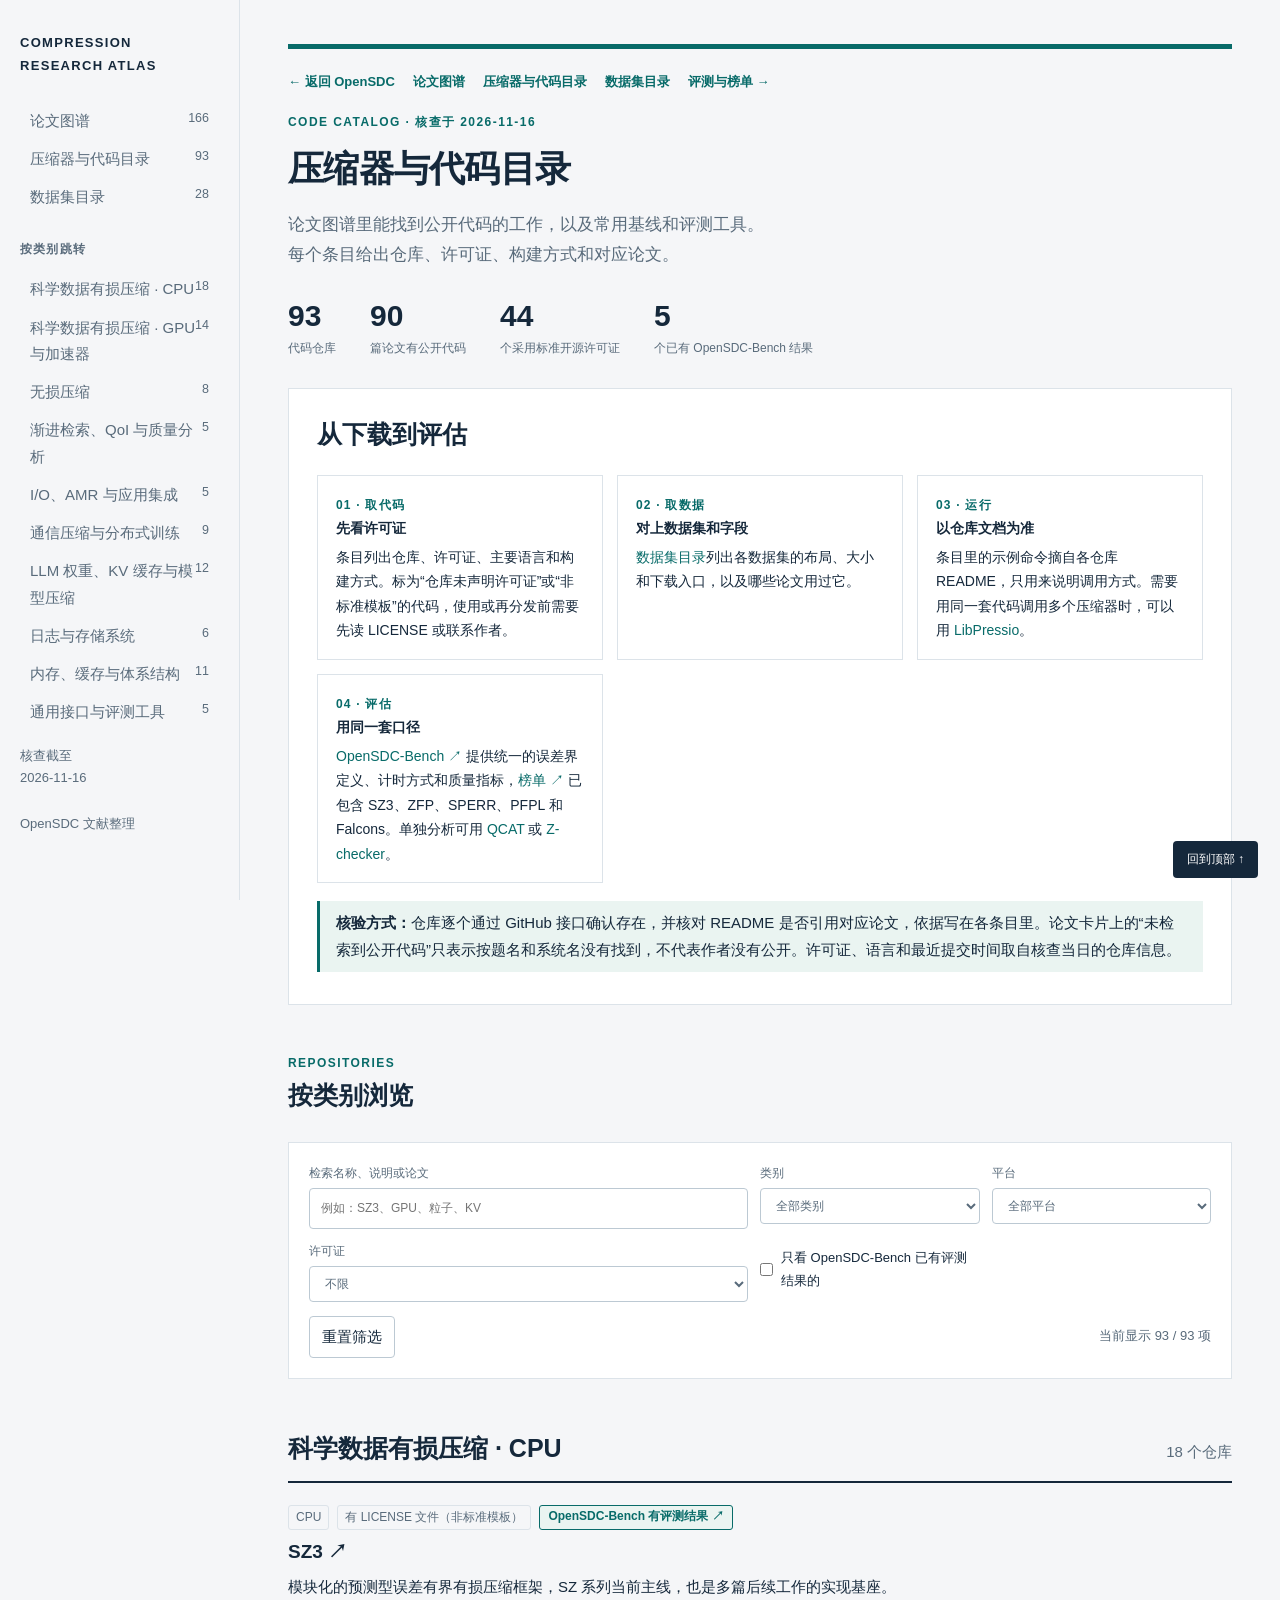
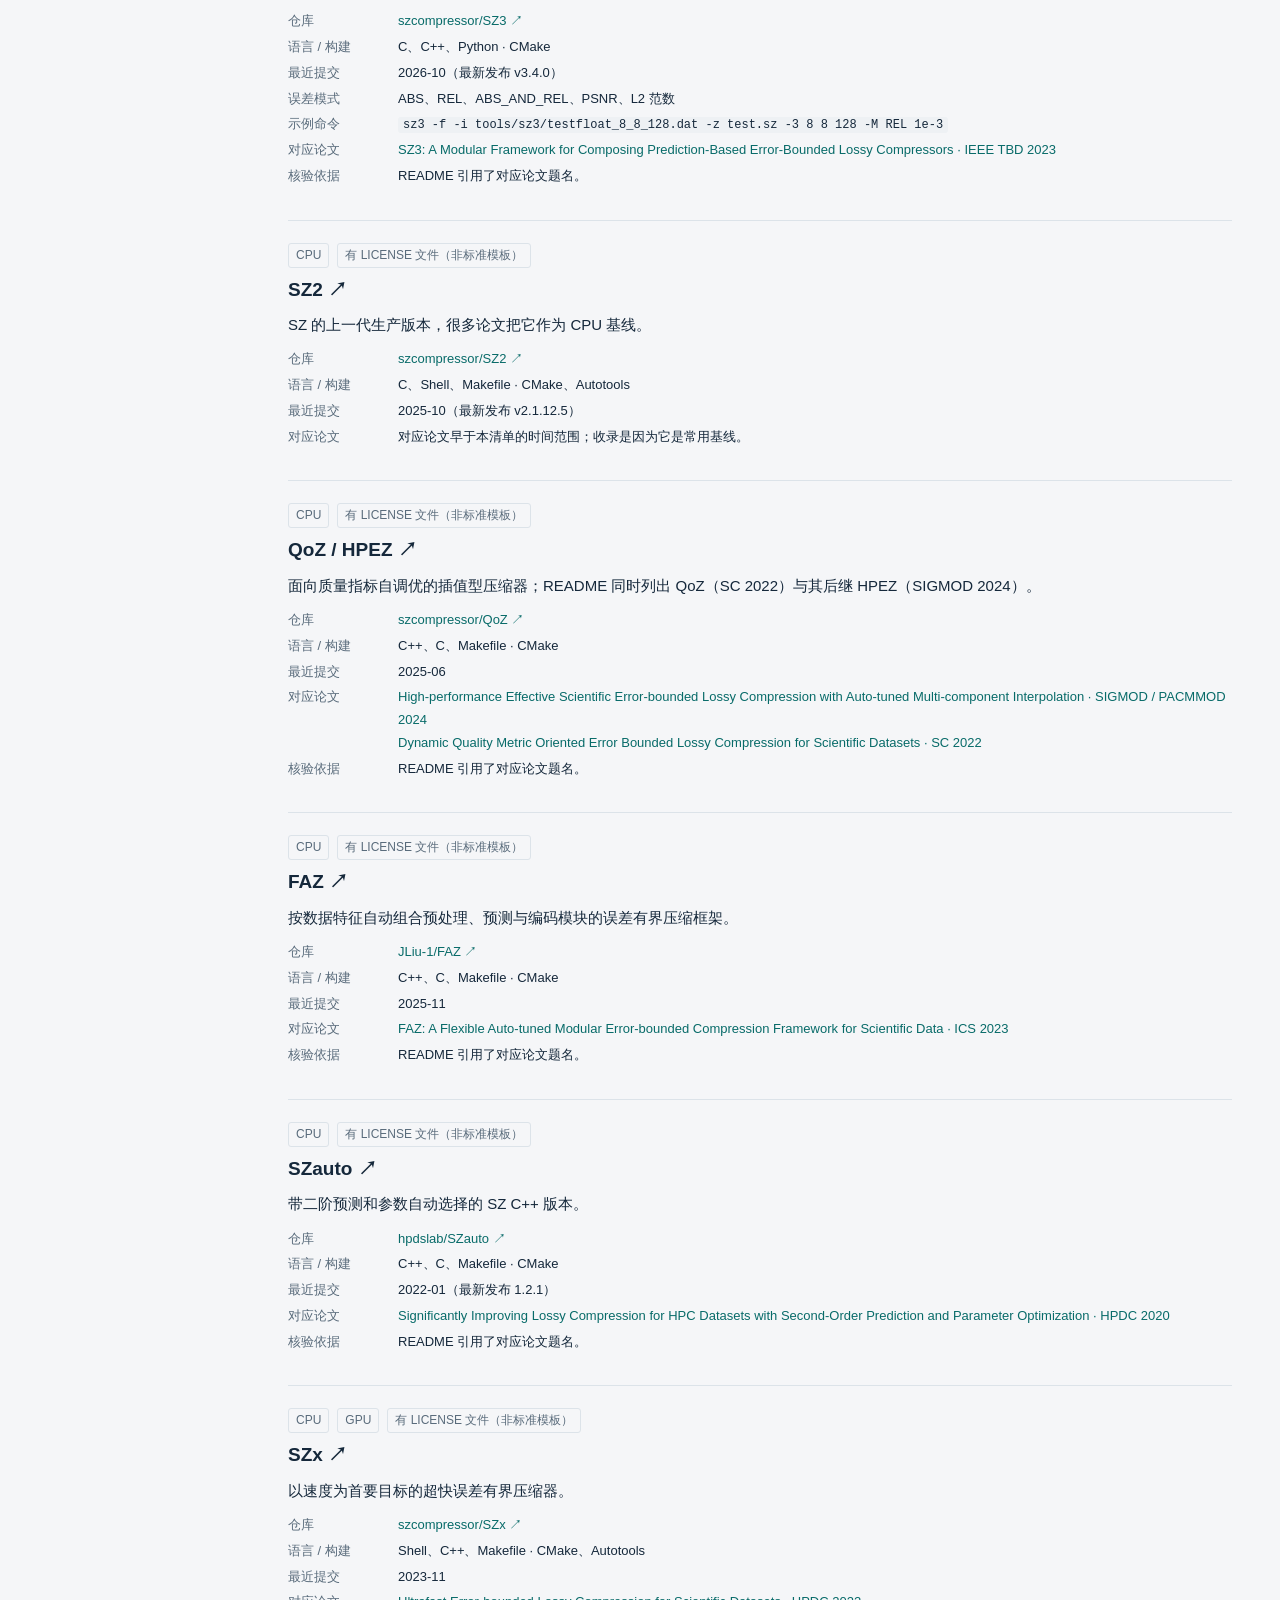
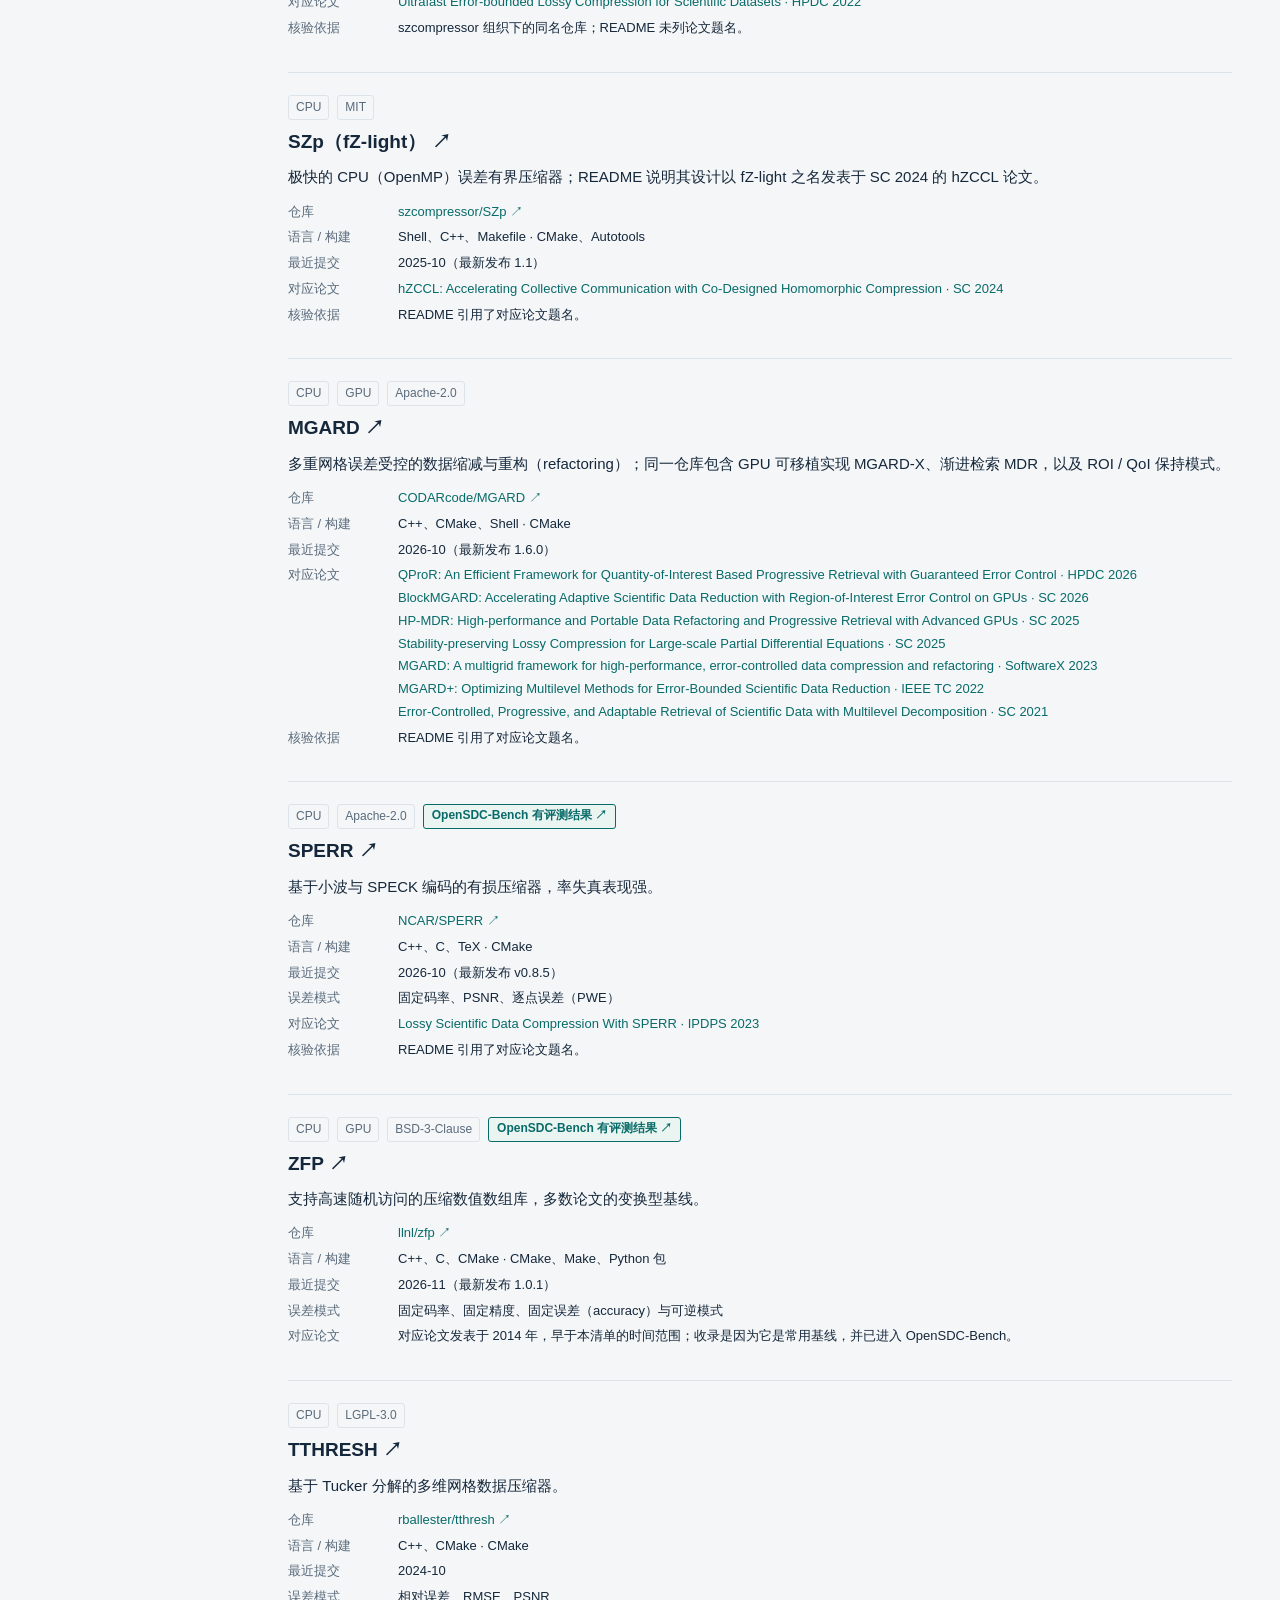
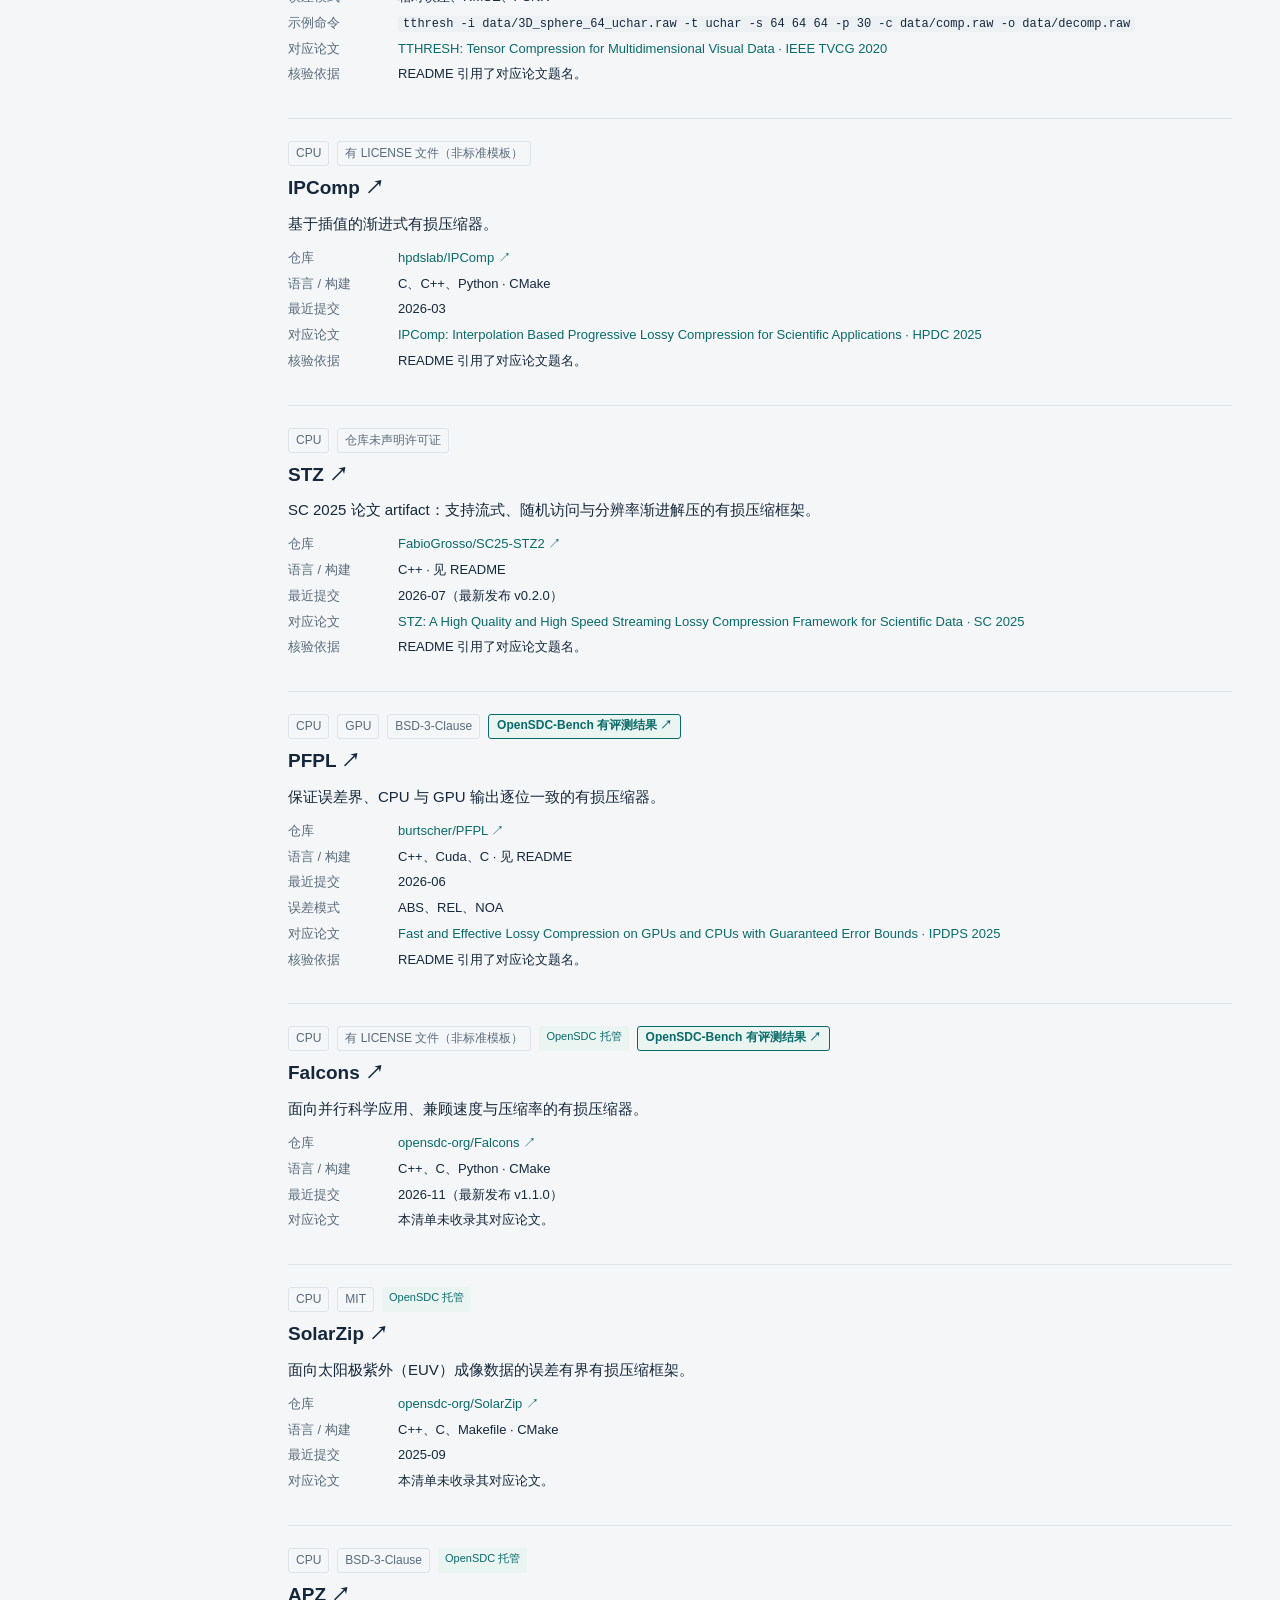
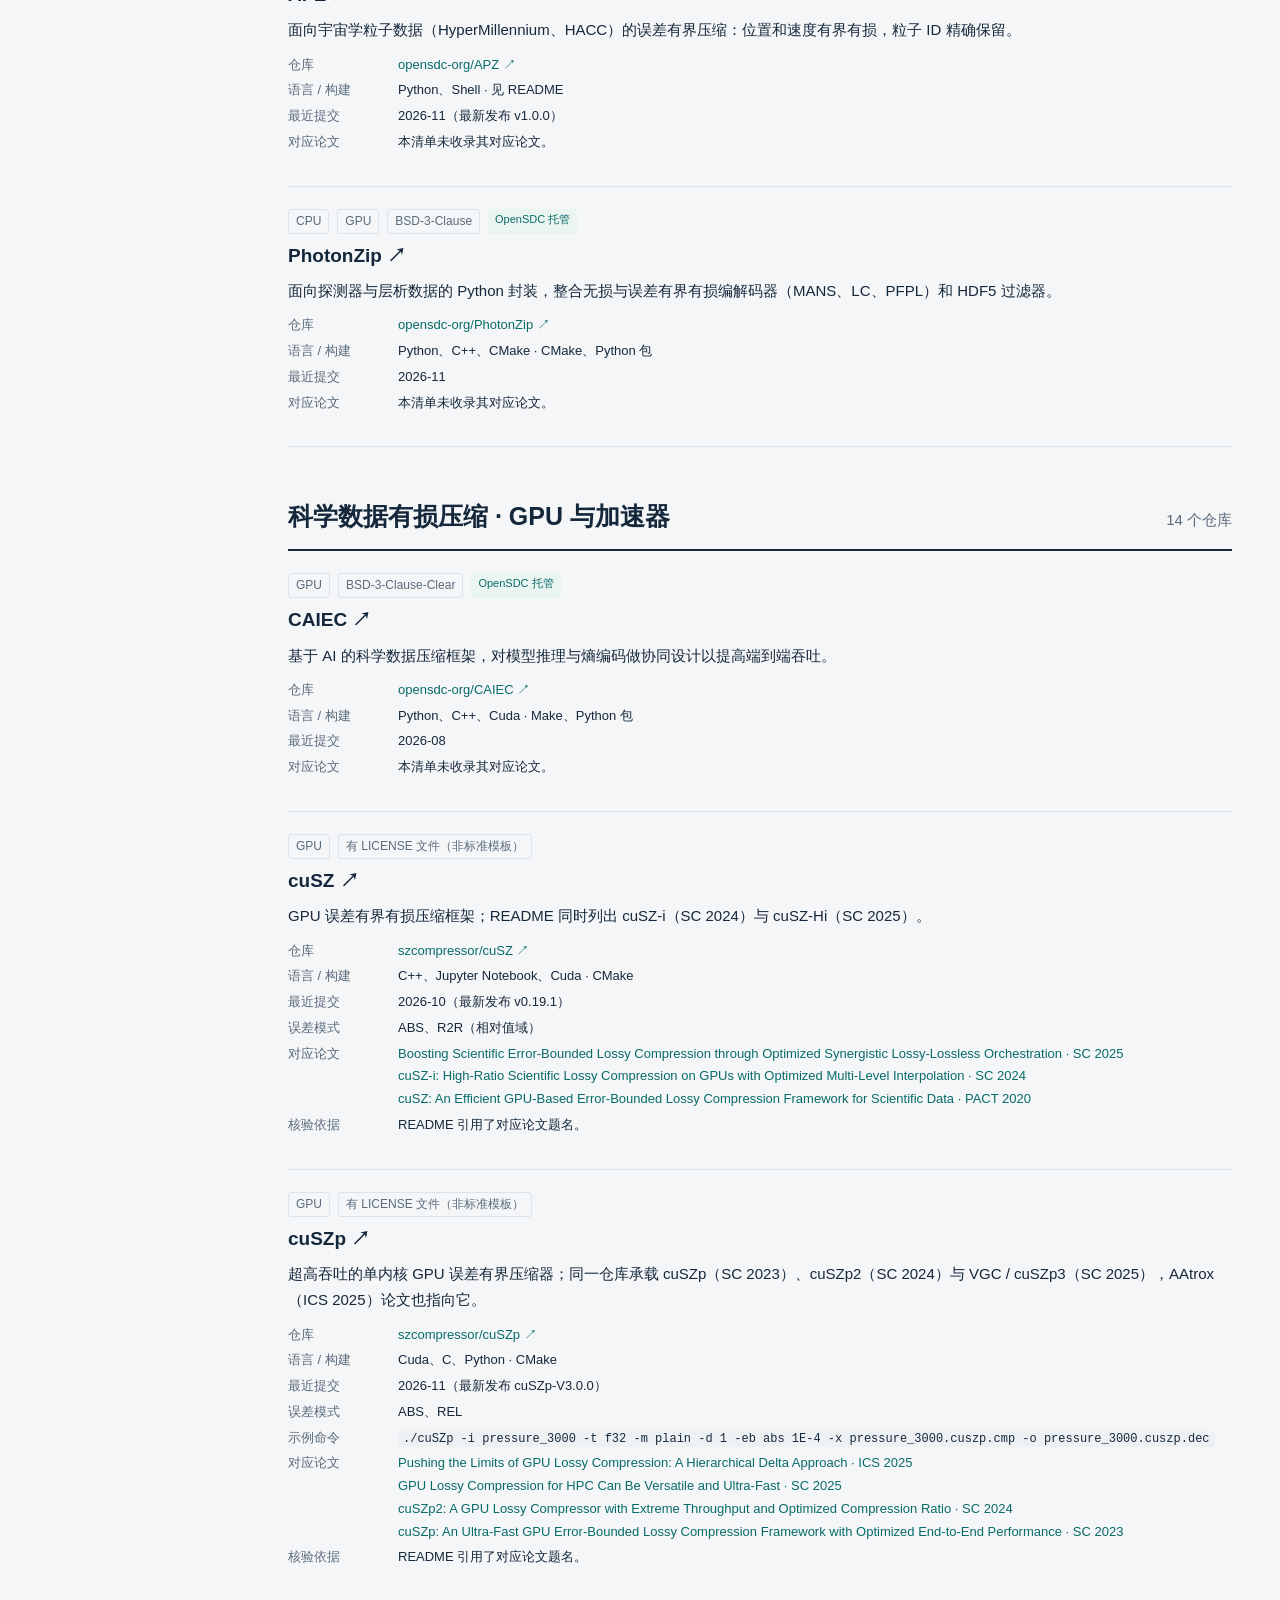
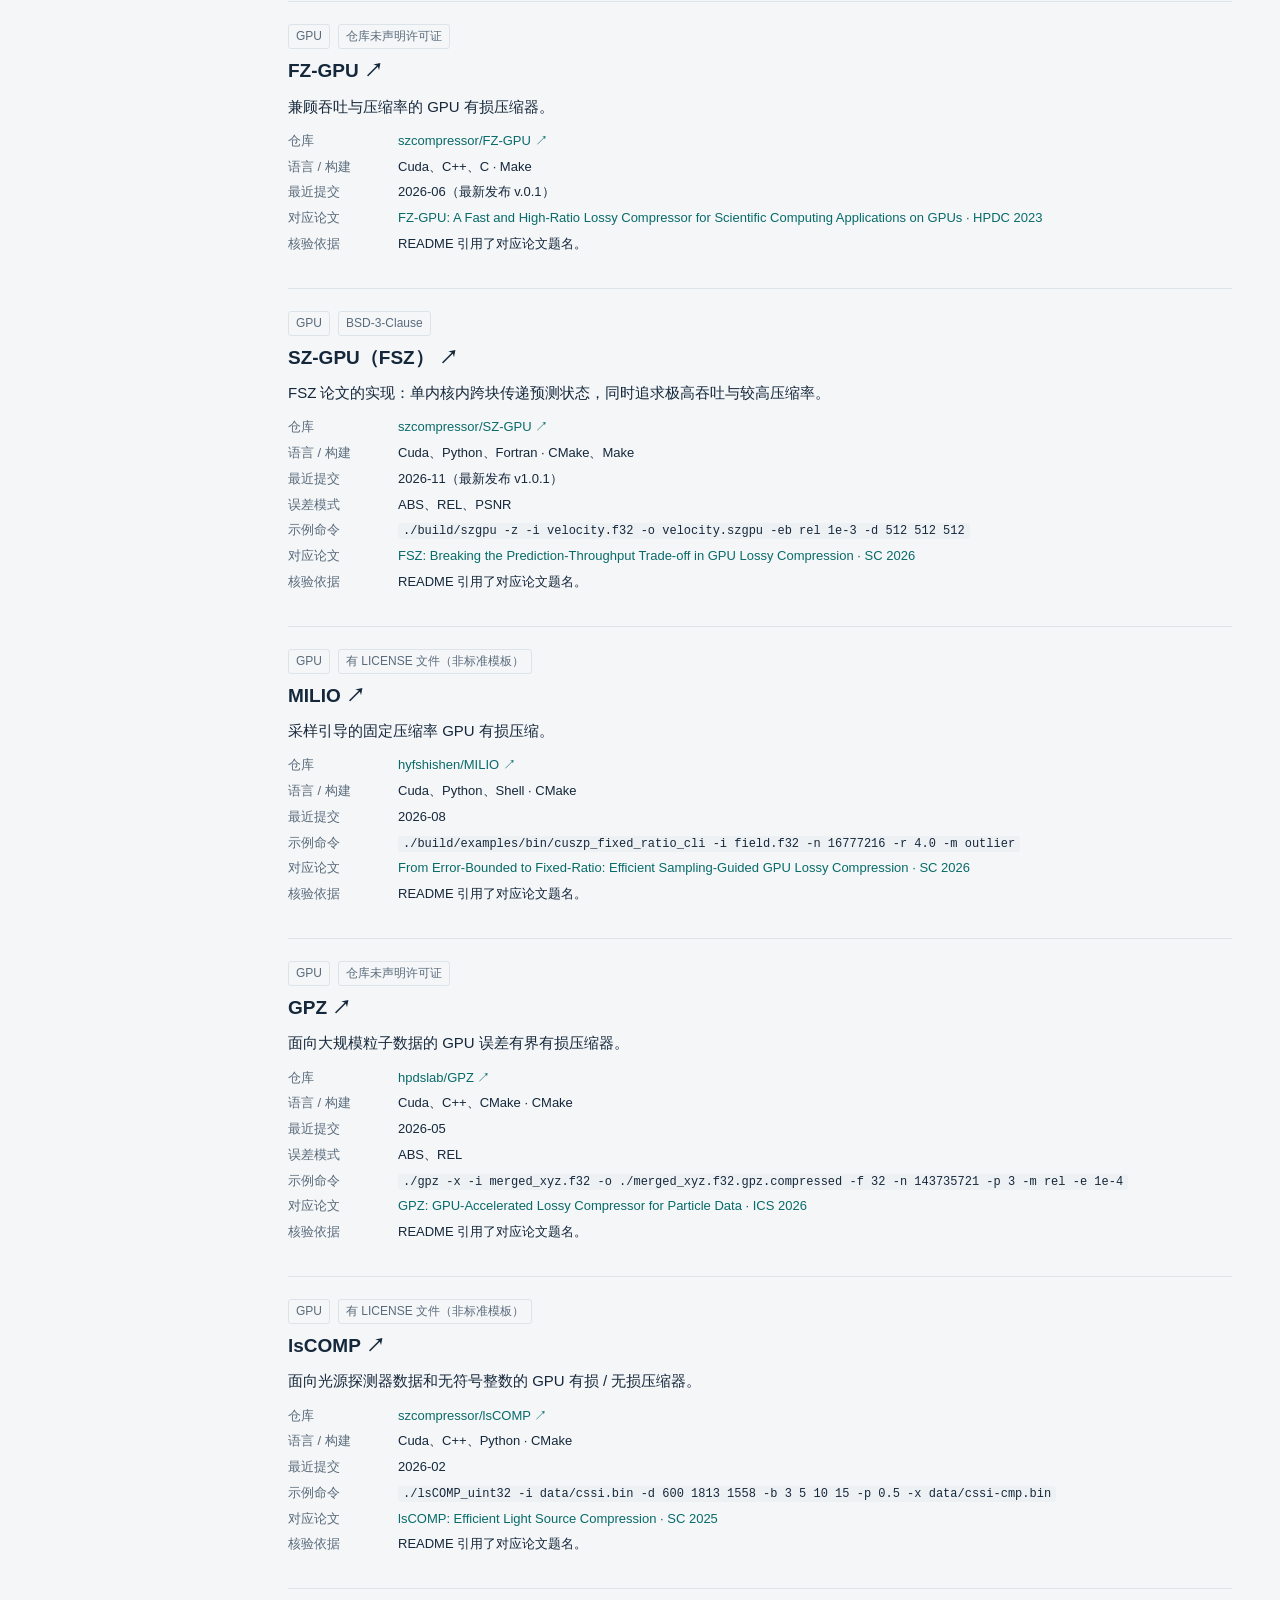
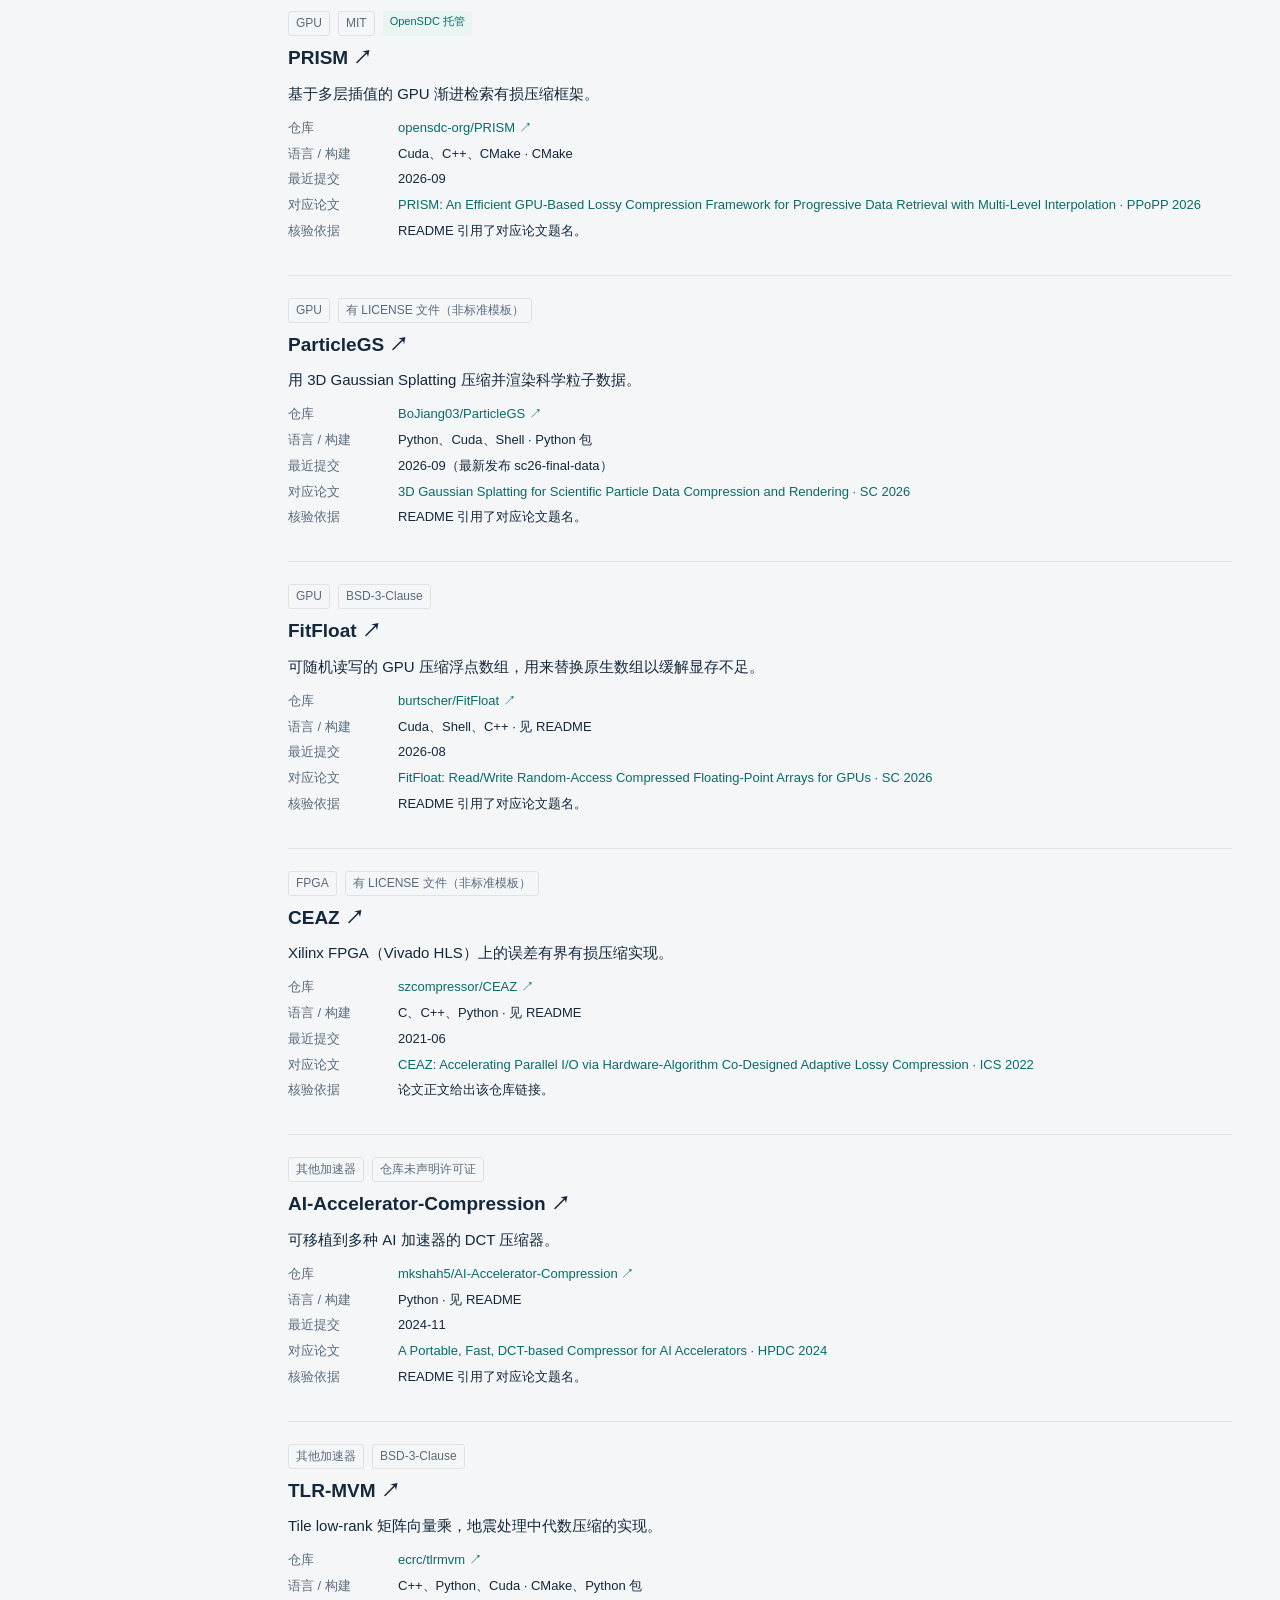
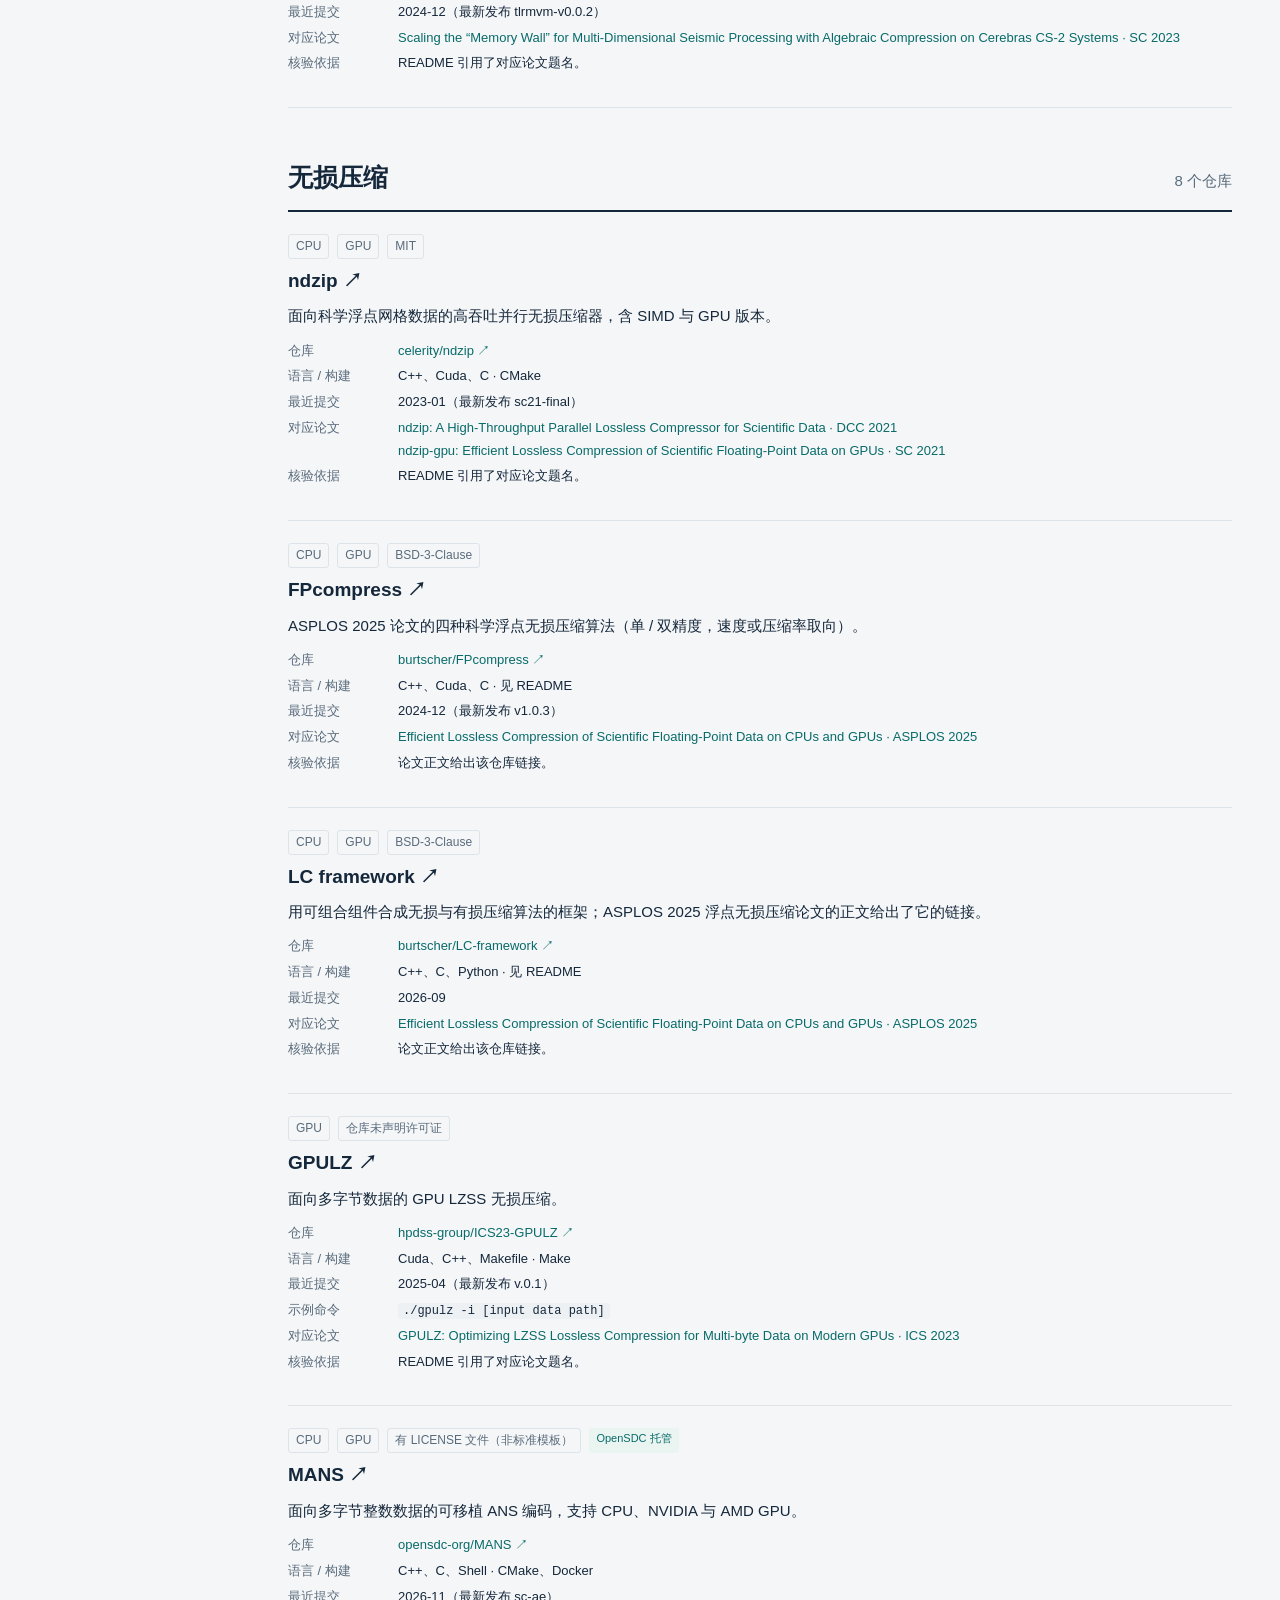
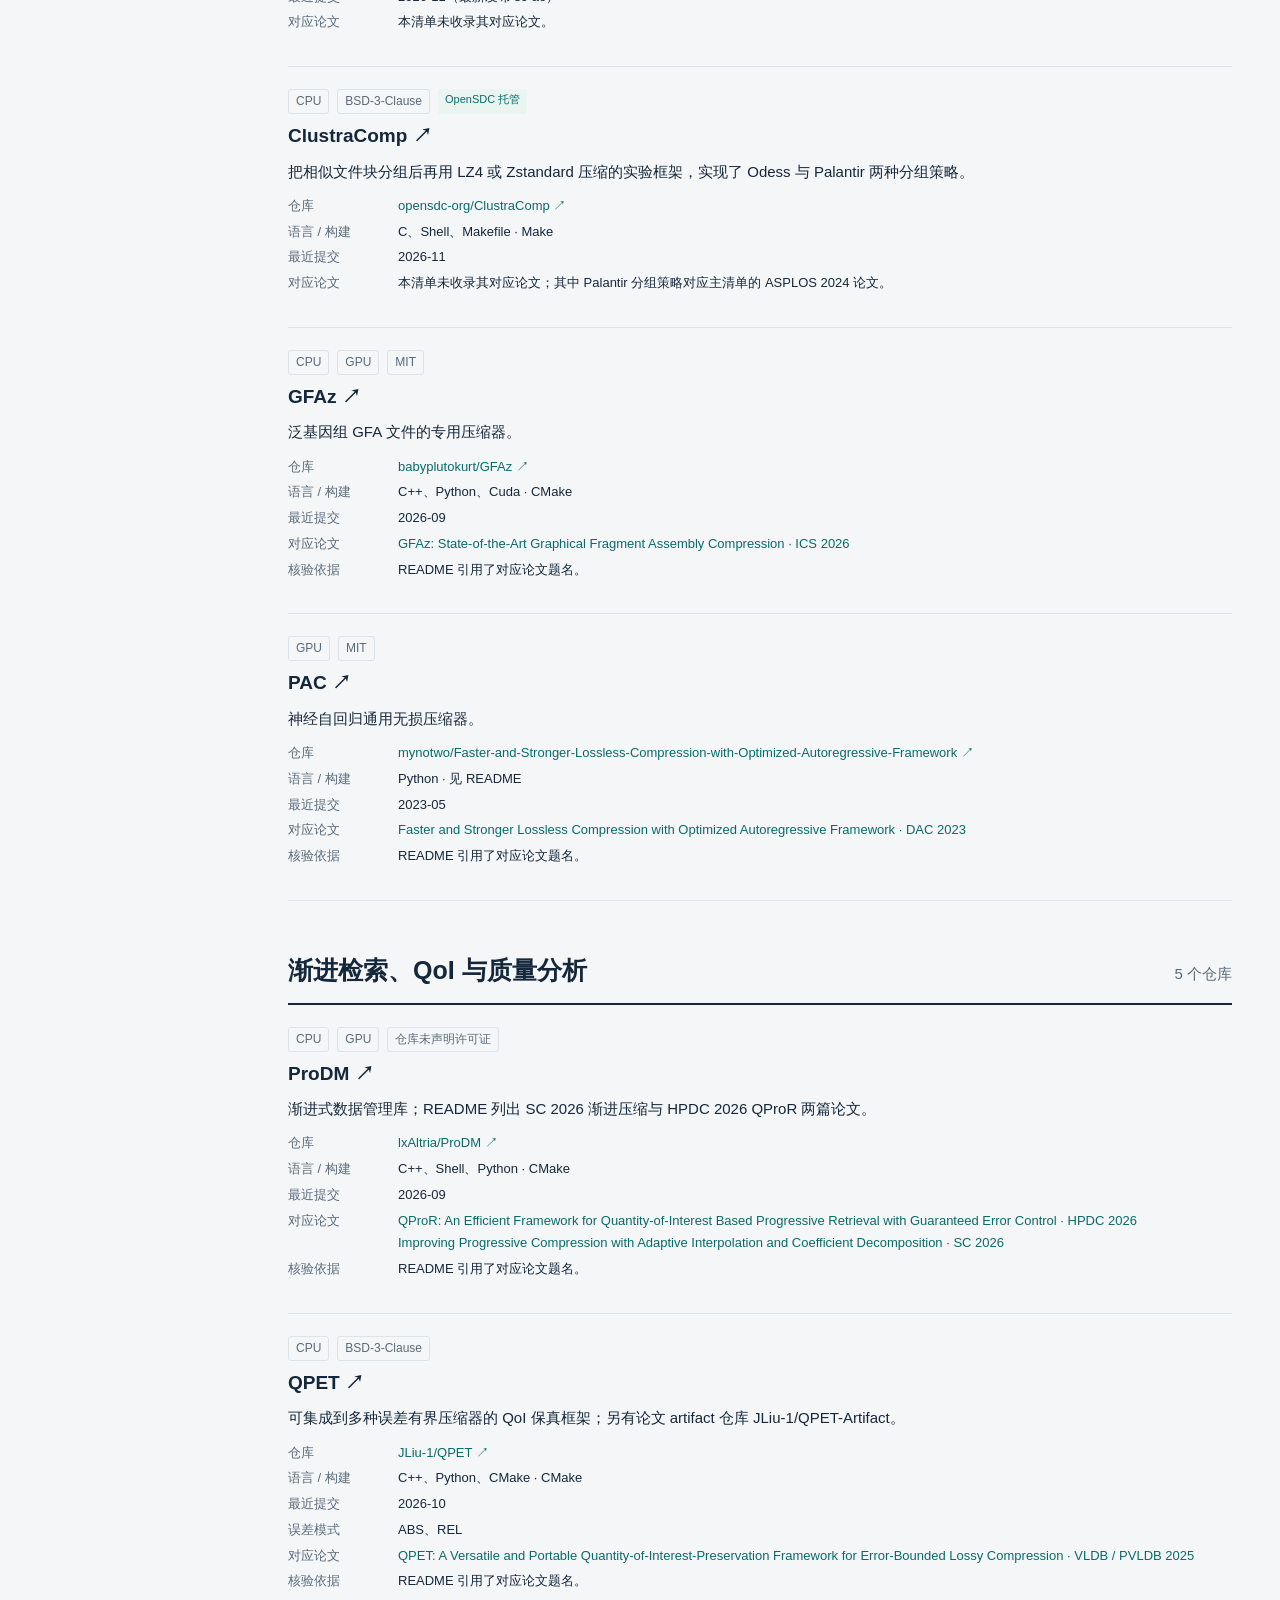
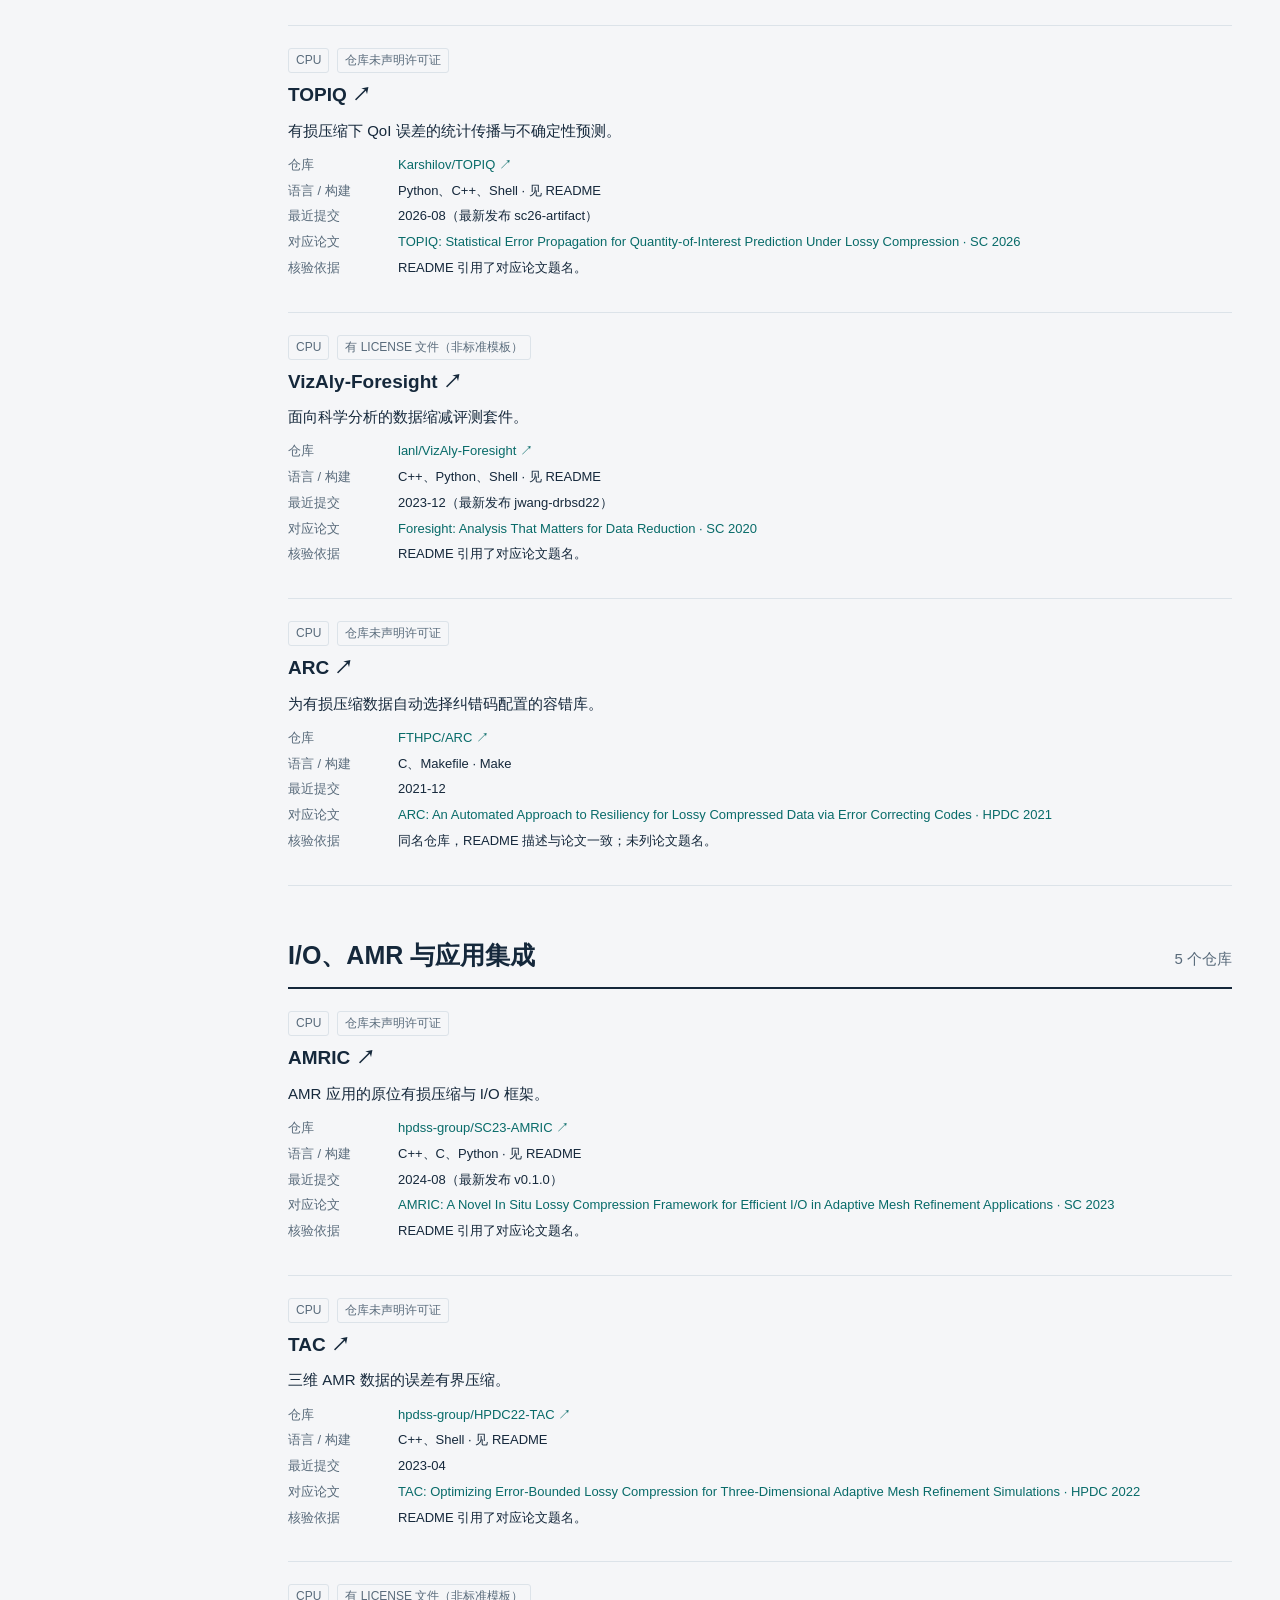
<file: survey/compressors.html>
<!doctype html><html lang="zh-CN"><head><meta charset="utf-8"><meta name="viewport" content="width=device-width,initial-scale=1"><meta name="description" content="数据压缩论文对应的开源压缩器、artifact 与评测工具：仓库、许可证、构建方式和对应论文。"><title>压缩器与代码目录 · 数据压缩研究图谱</title><link rel="stylesheet" href="./assets/styles.css"></head><body id="top"><div class="layout"><aside aria-label="目录"><div class="brand">COMPRESSION<br>RESEARCH ATLAS</div><a href="./index.html">论文图谱 <small>166</small></a><a href="./compressors.html">压缩器与代码目录 <small>93</small></a><a href="./datasets.html">数据集目录 <small>28</small></a><h3>按类别跳转</h3><a href="#g-0">科学数据有损压缩 · CPU <small>18</small></a><a href="#g-1">科学数据有损压缩 · GPU 与加速器 <small>14</small></a><a href="#g-2">无损压缩 <small>8</small></a><a href="#g-3">渐进检索、QoI 与质量分析 <small>5</small></a><a href="#g-4">I/O、AMR 与应用集成 <small>5</small></a><a href="#g-5">通信压缩与分布式训练 <small>9</small></a><a href="#g-6">LLM 权重、KV 缓存与模型压缩 <small>12</small></a><a href="#g-7">日志与存储系统 <small>6</small></a><a href="#g-8">内存、缓存与体系结构 <small>11</small></a><a href="#g-9">通用接口与评测工具 <small>5</small></a><p class="note">核查截至<br>2026-11-16<br><br>OpenSDC 文献整理</p></aside><main><header><nav class="site-links" aria-label="OpenSDC 导航"><a href="https://opensdc-org.github.io/zh.html">← 返回 OpenSDC</a><a href="./index.html">论文图谱</a><a href="./compressors.html">压缩器与代码目录</a><a href="./datasets.html">数据集目录</a><a href="https://opensdc-org.github.io/benchmark/">评测与榜单 →</a></nav><div class="eyebrow">CODE CATALOG · 核查于 2026-11-16</div><h1>压缩器与代码目录</h1><p class="subtitle">论文图谱里能找到公开代码的工作，以及常用基线和评测工具。<br>每个条目给出仓库、许可证、构建方式和对应论文。</p><div class="stats"><div class="stat"><strong>93</strong><span>代码仓库</span></div><div class="stat"><strong>90</strong><span>篇论文有公开代码</span></div><div class="stat"><strong>44</strong><span>个采用标准开源许可证</span></div><div class="stat"><strong>5</strong><span>个已有 OpenSDC-Bench 结果</span></div></div></header><section class="scope" id="howto"><h2>从下载到评估</h2><ol class="steps"><li><span class="n">01 · 取代码</span><b>先看许可证</b>条目列出仓库、许可证、主要语言和构建方式。标为“仓库未声明许可证”或“非标准模板”的代码，使用或再分发前需要先读 LICENSE 或联系作者。</li><li><span class="n">02 · 取数据</span><b>对上数据集和字段</b><a href="./datasets.html">数据集目录</a>列出各数据集的布局、大小和下载入口，以及哪些论文用过它。</li><li><span class="n">03 · 运行</span><b>以仓库文档为准</b>条目里的示例命令摘自各仓库 README，只用来说明调用方式。需要用同一套代码调用多个压缩器时，可以用 <a href="#sw-libpressio">LibPressio</a>。</li><li><span class="n">04 · 评估</span><b>用同一套口径</b><a href="https://github.com/opensdc-org/OpenSDC-Bench" target="_blank" rel="noopener noreferrer">OpenSDC-Bench ↗</a> 提供统一的误差界定义、计时方式和质量指标，<a href="https://opensdc-org.github.io/benchmark/" target="_blank" rel="noopener noreferrer">榜单 ↗</a> 已包含 SZ3、ZFP、SPERR、PFPL 和 Falcons。单独分析可用 <a href="#sw-qcat">QCAT</a> 或 <a href="#sw-z-checker">Z-checker</a>。</li></ol><p class="callout"><b>核验方式：</b>仓库逐个通过 GitHub 接口确认存在，并核对 README 是否引用对应论文，依据写在各条目里。论文卡片上的“未检索到公开代码”只表示按题名和系统名没有找到，不代表作者没有公开。许可证、语言和最近提交时间取自核查当日的仓库信息。</p></section><section id="list"><div class="eyebrow">REPOSITORIES</div><h2>按类别浏览</h2><div class="filters"><div class="controls"><label>检索名称、说明或论文<input id="q" type="search" placeholder="例如：SZ3、GPU、粒子、KV"></label><label>类别<select data-filter="group"><option value="">全部类别</option><option value="科学数据有损压缩 · CPU">科学数据有损压缩 · CPU</option><option value="科学数据有损压缩 · GPU 与加速器">科学数据有损压缩 · GPU 与加速器</option><option value="无损压缩">无损压缩</option><option value="渐进检索、QoI 与质量分析">渐进检索、QoI 与质量分析</option><option value="I/O、AMR 与应用集成">I/O、AMR 与应用集成</option><option value="通信压缩与分布式训练">通信压缩与分布式训练</option><option value="LLM 权重、KV 缓存与模型压缩">LLM 权重、KV 缓存与模型压缩</option><option value="日志与存储系统">日志与存储系统</option><option value="内存、缓存与体系结构">内存、缓存与体系结构</option><option value="通用接口与评测工具">通用接口与评测工具</option></select></label><label>平台<select data-filter="platform"><option value="">全部平台</option><option value="CPU">CPU</option><option value="FPGA">FPGA</option><option value="GPU">GPU</option><option value="其他加速器">其他加速器</option><option value="硬件">硬件</option></select></label><label>许可证<select data-filter="lic"><option value="">不限</option><option value="std">标准开源许可证</option><option value="other">非标准或未声明</option></select></label><label class="check"><input type="checkbox" data-filter="bench">只看 OpenSDC-Bench 已有评测结果的</label></div><div class="toolbar"><button id="reset">重置筛选</button><span class="resultcount" id="count" aria-live="polite"></span></div></div><p class="empty" id="empty" hidden>没有匹配条目，请调整筛选或点击重置。</p></section><section class="group" id="g-0"><div class="group-head"><h2>科学数据有损压缩 · CPU</h2><span>18 个仓库</span></div><article class="item" id="sw-sz3" data-group="科学数据有损压缩 · CPU" data-platform="CPU" data-lic="other" data-bench="1"><div class="meta"><span class="badge">CPU</span><span class="badge">有 LICENSE 文件（非标准模板）</span><a class="chip bench" href="https://opensdc-org.github.io/benchmark/" target="_blank" rel="noopener noreferrer">OpenSDC-Bench 有评测结果 ↗</a></div><h3><a href="https://github.com/szcompressor/SZ3" target="_blank" rel="noopener noreferrer">SZ3 ↗</a></h3><p>模块化的预测型误差有界有损压缩框架，SZ 系列当前主线，也是多篇后续工作的实现基座。</p><dl class="kv"><dt>仓库</dt><dd><a href="https://github.com/szcompressor/SZ3" target="_blank" rel="noopener noreferrer">szcompressor/SZ3 ↗</a></dd><dt>语言 / 构建</dt><dd>C、C++、Python · CMake</dd><dt>最近提交</dt><dd>2026-10（最新发布 v3.4.0）</dd><dt>误差模式</dt><dd>ABS、REL、ABS_AND_REL、PSNR、L2 范数</dd><dt>示例命令</dt><dd><code>sz3 -f -i tools/sz3/testfloat_8_8_128.dat -z test.sz -3 8 8 128 -M REL 1e-3</code></dd><dt>对应论文</dt><dd><span class="paperlist"><a href="./index.html#tbd23-sz3">SZ3: A Modular Framework for Composing Prediction-Based Error-Bounded Lossy Compressors · IEEE TBD 2023</a></span></dd><dt>核验依据</dt><dd>README 引用了对应论文题名。</dd></dl></article><article class="item" id="sw-sz2" data-group="科学数据有损压缩 · CPU" data-platform="CPU" data-lic="other" data-bench=""><div class="meta"><span class="badge">CPU</span><span class="badge">有 LICENSE 文件（非标准模板）</span></div><h3><a href="https://github.com/szcompressor/SZ2" target="_blank" rel="noopener noreferrer">SZ2 ↗</a></h3><p>SZ 的上一代生产版本，很多论文把它作为 CPU 基线。</p><dl class="kv"><dt>仓库</dt><dd><a href="https://github.com/szcompressor/SZ2" target="_blank" rel="noopener noreferrer">szcompressor/SZ2 ↗</a></dd><dt>语言 / 构建</dt><dd>C、Shell、Makefile · CMake、Autotools</dd><dt>最近提交</dt><dd>2025-10（最新发布 v2.1.12.5）</dd><dt>对应论文</dt><dd>对应论文早于本清单的时间范围；收录是因为它是常用基线。</dd></dl></article><article class="item" id="sw-qoz" data-group="科学数据有损压缩 · CPU" data-platform="CPU" data-lic="other" data-bench=""><div class="meta"><span class="badge">CPU</span><span class="badge">有 LICENSE 文件（非标准模板）</span></div><h3><a href="https://github.com/szcompressor/QoZ" target="_blank" rel="noopener noreferrer">QoZ / HPEZ ↗</a></h3><p>面向质量指标自调优的插值型压缩器；README 同时列出 QoZ（SC 2022）与其后继 HPEZ（SIGMOD 2024）。</p><dl class="kv"><dt>仓库</dt><dd><a href="https://github.com/szcompressor/QoZ" target="_blank" rel="noopener noreferrer">szcompressor/QoZ ↗</a></dd><dt>语言 / 构建</dt><dd>C++、C、Makefile · CMake</dd><dt>最近提交</dt><dd>2025-06</dd><dt>对应论文</dt><dd><span class="paperlist"><a href="./index.html#sigmod24-hpez">High-performance Effective Scientific Error-bounded Lossy Compression with Auto-tuned Multi-component Interpolation · SIGMOD / PACMMOD 2024</a><a href="./index.html#sc22-qoz">Dynamic Quality Metric Oriented Error Bounded Lossy Compression for Scientific Datasets · SC 2022</a></span></dd><dt>核验依据</dt><dd>README 引用了对应论文题名。</dd></dl></article><article class="item" id="sw-faz" data-group="科学数据有损压缩 · CPU" data-platform="CPU" data-lic="other" data-bench=""><div class="meta"><span class="badge">CPU</span><span class="badge">有 LICENSE 文件（非标准模板）</span></div><h3><a href="https://github.com/JLiu-1/FAZ" target="_blank" rel="noopener noreferrer">FAZ ↗</a></h3><p>按数据特征自动组合预处理、预测与编码模块的误差有界压缩框架。</p><dl class="kv"><dt>仓库</dt><dd><a href="https://github.com/JLiu-1/FAZ" target="_blank" rel="noopener noreferrer">JLiu-1/FAZ ↗</a></dd><dt>语言 / 构建</dt><dd>C++、C、Makefile · CMake</dd><dt>最近提交</dt><dd>2025-11</dd><dt>对应论文</dt><dd><span class="paperlist"><a href="./index.html#ics23-faz">FAZ: A Flexible Auto-tuned Modular Error-bounded Compression Framework for Scientific Data · ICS 2023</a></span></dd><dt>核验依据</dt><dd>README 引用了对应论文题名。</dd></dl></article><article class="item" id="sw-szauto" data-group="科学数据有损压缩 · CPU" data-platform="CPU" data-lic="other" data-bench=""><div class="meta"><span class="badge">CPU</span><span class="badge">有 LICENSE 文件（非标准模板）</span></div><h3><a href="https://github.com/hpdslab/SZauto" target="_blank" rel="noopener noreferrer">SZauto ↗</a></h3><p>带二阶预测和参数自动选择的 SZ C++ 版本。</p><dl class="kv"><dt>仓库</dt><dd><a href="https://github.com/hpdslab/SZauto" target="_blank" rel="noopener noreferrer">hpdslab/SZauto ↗</a></dd><dt>语言 / 构建</dt><dd>C++、C、Makefile · CMake</dd><dt>最近提交</dt><dd>2022-01（最新发布 1.2.1）</dd><dt>对应论文</dt><dd><span class="paperlist"><a href="./index.html#hpdc20-szauto">Significantly Improving Lossy Compression for HPC Datasets with Second-Order Prediction and Parameter Optimization · HPDC 2020</a></span></dd><dt>核验依据</dt><dd>README 引用了对应论文题名。</dd></dl></article><article class="item" id="sw-szx" data-group="科学数据有损压缩 · CPU" data-platform="CPU|GPU" data-lic="other" data-bench=""><div class="meta"><span class="badge">CPU</span><span class="badge">GPU</span><span class="badge">有 LICENSE 文件（非标准模板）</span></div><h3><a href="https://github.com/szcompressor/SZx" target="_blank" rel="noopener noreferrer">SZx ↗</a></h3><p>以速度为首要目标的超快误差有界压缩器。</p><dl class="kv"><dt>仓库</dt><dd><a href="https://github.com/szcompressor/SZx" target="_blank" rel="noopener noreferrer">szcompressor/SZx ↗</a></dd><dt>语言 / 构建</dt><dd>Shell、C++、Makefile · CMake、Autotools</dd><dt>最近提交</dt><dd>2023-11</dd><dt>对应论文</dt><dd><span class="paperlist"><a href="./index.html#hpdc22-szx">Ultrafast Error-bounded Lossy Compression for Scientific Datasets · HPDC 2022</a></span></dd><dt>核验依据</dt><dd>szcompressor 组织下的同名仓库；README 未列论文题名。</dd></dl></article><article class="item" id="sw-szp" data-group="科学数据有损压缩 · CPU" data-platform="CPU" data-lic="std" data-bench=""><div class="meta"><span class="badge">CPU</span><span class="badge">MIT</span></div><h3><a href="https://github.com/szcompressor/SZp" target="_blank" rel="noopener noreferrer">SZp（fZ-light） ↗</a></h3><p>极快的 CPU（OpenMP）误差有界压缩器；README 说明其设计以 fZ-light 之名发表于 SC 2024 的 hZCCL 论文。</p><dl class="kv"><dt>仓库</dt><dd><a href="https://github.com/szcompressor/SZp" target="_blank" rel="noopener noreferrer">szcompressor/SZp ↗</a></dd><dt>语言 / 构建</dt><dd>Shell、C++、Makefile · CMake、Autotools</dd><dt>最近提交</dt><dd>2025-10（最新发布 1.1）</dd><dt>对应论文</dt><dd><span class="paperlist"><a href="./index.html#sc24-hzccl">hZCCL: Accelerating Collective Communication with Co-Designed Homomorphic Compression · SC 2024</a></span></dd><dt>核验依据</dt><dd>README 引用了对应论文题名。</dd></dl></article><article class="item" id="sw-mgard" data-group="科学数据有损压缩 · CPU" data-platform="CPU|GPU" data-lic="std" data-bench=""><div class="meta"><span class="badge">CPU</span><span class="badge">GPU</span><span class="badge">Apache-2.0</span></div><h3><a href="https://github.com/CODARcode/MGARD" target="_blank" rel="noopener noreferrer">MGARD ↗</a></h3><p>多重网格误差受控的数据缩减与重构（refactoring）；同一仓库包含 GPU 可移植实现 MGARD-X、渐进检索 MDR，以及 ROI / QoI 保持模式。</p><dl class="kv"><dt>仓库</dt><dd><a href="https://github.com/CODARcode/MGARD" target="_blank" rel="noopener noreferrer">CODARcode/MGARD ↗</a></dd><dt>语言 / 构建</dt><dd>C++、CMake、Shell · CMake</dd><dt>最近提交</dt><dd>2026-10（最新发布 1.6.0）</dd><dt>对应论文</dt><dd><span class="paperlist"><a href="./index.html#hpdc26-qpror">QProR: An Efficient Framework for Quantity-of-Interest Based Progressive Retrieval with Guaranteed Error Control · HPDC 2026</a><a href="./index.html#sc26-blockmgard">BlockMGARD: Accelerating Adaptive Scientific Data Reduction with Region-of-Interest Error Control on GPUs · SC 2026</a><a href="./index.html#sc25-hpmdr">HP-MDR: High-performance and Portable Data Refactoring and Progressive Retrieval with Advanced GPUs · SC 2025</a><a href="./index.html#sc25-stability">Stability-preserving Lossy Compression for Large-scale Partial Differential Equations · SC 2025</a><a href="./index.html#softx23-mgard">MGARD: A multigrid framework for high-performance, error-controlled data compression and refactoring · SoftwareX 2023</a><a href="./index.html#tc22-mgardplus">MGARD+: Optimizing Multilevel Methods for Error-Bounded Scientific Data Reduction · IEEE TC 2022</a><a href="./index.html#sc21-mdr">Error-Controlled, Progressive, and Adaptable Retrieval of Scientific Data with Multilevel Decomposition · SC 2021</a></span></dd><dt>核验依据</dt><dd>README 引用了对应论文题名。</dd></dl></article><article class="item" id="sw-sperr" data-group="科学数据有损压缩 · CPU" data-platform="CPU" data-lic="std" data-bench="1"><div class="meta"><span class="badge">CPU</span><span class="badge">Apache-2.0</span><a class="chip bench" href="https://opensdc-org.github.io/benchmark/" target="_blank" rel="noopener noreferrer">OpenSDC-Bench 有评测结果 ↗</a></div><h3><a href="https://github.com/NCAR/SPERR" target="_blank" rel="noopener noreferrer">SPERR ↗</a></h3><p>基于小波与 SPECK 编码的有损压缩器，率失真表现强。</p><dl class="kv"><dt>仓库</dt><dd><a href="https://github.com/NCAR/SPERR" target="_blank" rel="noopener noreferrer">NCAR/SPERR ↗</a></dd><dt>语言 / 构建</dt><dd>C++、C、TeX · CMake</dd><dt>最近提交</dt><dd>2026-10（最新发布 v0.8.5）</dd><dt>误差模式</dt><dd>固定码率、PSNR、逐点误差（PWE）</dd><dt>对应论文</dt><dd><span class="paperlist"><a href="./index.html#ipdps23-sperr">Lossy Scientific Data Compression With SPERR · IPDPS 2023</a></span></dd><dt>核验依据</dt><dd>README 引用了对应论文题名。</dd></dl></article><article class="item" id="sw-zfp" data-group="科学数据有损压缩 · CPU" data-platform="CPU|GPU" data-lic="std" data-bench="1"><div class="meta"><span class="badge">CPU</span><span class="badge">GPU</span><span class="badge">BSD-3-Clause</span><a class="chip bench" href="https://opensdc-org.github.io/benchmark/" target="_blank" rel="noopener noreferrer">OpenSDC-Bench 有评测结果 ↗</a></div><h3><a href="https://github.com/llnl/zfp" target="_blank" rel="noopener noreferrer">ZFP ↗</a></h3><p>支持高速随机访问的压缩数值数组库，多数论文的变换型基线。</p><dl class="kv"><dt>仓库</dt><dd><a href="https://github.com/llnl/zfp" target="_blank" rel="noopener noreferrer">llnl/zfp ↗</a></dd><dt>语言 / 构建</dt><dd>C++、C、CMake · CMake、Make、Python 包</dd><dt>最近提交</dt><dd>2026-11（最新发布 1.0.1）</dd><dt>误差模式</dt><dd>固定码率、固定精度、固定误差（accuracy）与可逆模式</dd><dt>对应论文</dt><dd>对应论文发表于 2014 年，早于本清单的时间范围；收录是因为它是常用基线，并已进入 OpenSDC-Bench。</dd></dl></article><article class="item" id="sw-tthresh" data-group="科学数据有损压缩 · CPU" data-platform="CPU" data-lic="std" data-bench=""><div class="meta"><span class="badge">CPU</span><span class="badge">LGPL-3.0</span></div><h3><a href="https://github.com/rballester/tthresh" target="_blank" rel="noopener noreferrer">TTHRESH ↗</a></h3><p>基于 Tucker 分解的多维网格数据压缩器。</p><dl class="kv"><dt>仓库</dt><dd><a href="https://github.com/rballester/tthresh" target="_blank" rel="noopener noreferrer">rballester/tthresh ↗</a></dd><dt>语言 / 构建</dt><dd>C++、CMake · CMake</dd><dt>最近提交</dt><dd>2024-10</dd><dt>误差模式</dt><dd>相对误差、RMSE、PSNR</dd><dt>示例命令</dt><dd><code>tthresh -i data/3D_sphere_64_uchar.raw -t uchar -s 64 64 64 -p 30 -c data/comp.raw -o data/decomp.raw</code></dd><dt>对应论文</dt><dd><span class="paperlist"><a href="./index.html#tvcg20-tthresh">TTHRESH: Tensor Compression for Multidimensional Visual Data · IEEE TVCG 2020</a></span></dd><dt>核验依据</dt><dd>README 引用了对应论文题名。</dd></dl></article><article class="item" id="sw-ipcomp" data-group="科学数据有损压缩 · CPU" data-platform="CPU" data-lic="other" data-bench=""><div class="meta"><span class="badge">CPU</span><span class="badge">有 LICENSE 文件（非标准模板）</span></div><h3><a href="https://github.com/hpdslab/IPComp" target="_blank" rel="noopener noreferrer">IPComp ↗</a></h3><p>基于插值的渐进式有损压缩器。</p><dl class="kv"><dt>仓库</dt><dd><a href="https://github.com/hpdslab/IPComp" target="_blank" rel="noopener noreferrer">hpdslab/IPComp ↗</a></dd><dt>语言 / 构建</dt><dd>C、C++、Python · CMake</dd><dt>最近提交</dt><dd>2026-03</dd><dt>对应论文</dt><dd><span class="paperlist"><a href="./index.html#hpdc25-ipcomp">IPComp: Interpolation Based Progressive Lossy Compression for Scientific Applications · HPDC 2025</a></span></dd><dt>核验依据</dt><dd>README 引用了对应论文题名。</dd></dl></article><article class="item" id="sw-stz" data-group="科学数据有损压缩 · CPU" data-platform="CPU" data-lic="other" data-bench=""><div class="meta"><span class="badge">CPU</span><span class="badge">仓库未声明许可证</span></div><h3><a href="https://github.com/FabioGrosso/SC25-STZ2" target="_blank" rel="noopener noreferrer">STZ ↗</a></h3><p>SC 2025 论文 artifact：支持流式、随机访问与分辨率渐进解压的有损压缩框架。</p><dl class="kv"><dt>仓库</dt><dd><a href="https://github.com/FabioGrosso/SC25-STZ2" target="_blank" rel="noopener noreferrer">FabioGrosso/SC25-STZ2 ↗</a></dd><dt>语言 / 构建</dt><dd>C++ · 见 README</dd><dt>最近提交</dt><dd>2026-07（最新发布 v0.2.0）</dd><dt>对应论文</dt><dd><span class="paperlist"><a href="./index.html#sc25-stz">STZ: A High Quality and High Speed Streaming Lossy Compression Framework for Scientific Data · SC 2025</a></span></dd><dt>核验依据</dt><dd>README 引用了对应论文题名。</dd></dl></article><article class="item" id="sw-pfpl" data-group="科学数据有损压缩 · CPU" data-platform="CPU|GPU" data-lic="std" data-bench="1"><div class="meta"><span class="badge">CPU</span><span class="badge">GPU</span><span class="badge">BSD-3-Clause</span><a class="chip bench" href="https://opensdc-org.github.io/benchmark/" target="_blank" rel="noopener noreferrer">OpenSDC-Bench 有评测结果 ↗</a></div><h3><a href="https://github.com/burtscher/PFPL" target="_blank" rel="noopener noreferrer">PFPL ↗</a></h3><p>保证误差界、CPU 与 GPU 输出逐位一致的有损压缩器。</p><dl class="kv"><dt>仓库</dt><dd><a href="https://github.com/burtscher/PFPL" target="_blank" rel="noopener noreferrer">burtscher/PFPL ↗</a></dd><dt>语言 / 构建</dt><dd>C++、Cuda、C · 见 README</dd><dt>最近提交</dt><dd>2026-06</dd><dt>误差模式</dt><dd>ABS、REL、NOA</dd><dt>对应论文</dt><dd><span class="paperlist"><a href="./index.html#ipdps25-pfpl">Fast and Effective Lossy Compression on GPUs and CPUs with Guaranteed Error Bounds · IPDPS 2025</a></span></dd><dt>核验依据</dt><dd>README 引用了对应论文题名。</dd></dl></article><article class="item" id="sw-falcons" data-group="科学数据有损压缩 · CPU" data-platform="CPU" data-lic="other" data-bench="1"><div class="meta"><span class="badge">CPU</span><span class="badge">有 LICENSE 文件（非标准模板）</span><span class="tag">OpenSDC 托管</span><a class="chip bench" href="https://opensdc-org.github.io/benchmark/" target="_blank" rel="noopener noreferrer">OpenSDC-Bench 有评测结果 ↗</a></div><h3><a href="https://github.com/opensdc-org/Falcons" target="_blank" rel="noopener noreferrer">Falcons ↗</a></h3><p>面向并行科学应用、兼顾速度与压缩率的有损压缩器。</p><dl class="kv"><dt>仓库</dt><dd><a href="https://github.com/opensdc-org/Falcons" target="_blank" rel="noopener noreferrer">opensdc-org/Falcons ↗</a></dd><dt>语言 / 构建</dt><dd>C++、C、Python · CMake</dd><dt>最近提交</dt><dd>2026-11（最新发布 v1.1.0）</dd><dt>对应论文</dt><dd>本清单未收录其对应论文。</dd></dl></article><article class="item" id="sw-solarzip" data-group="科学数据有损压缩 · CPU" data-platform="CPU" data-lic="std" data-bench=""><div class="meta"><span class="badge">CPU</span><span class="badge">MIT</span><span class="tag">OpenSDC 托管</span></div><h3><a href="https://github.com/opensdc-org/SolarZip" target="_blank" rel="noopener noreferrer">SolarZip ↗</a></h3><p>面向太阳极紫外（EUV）成像数据的误差有界有损压缩框架。</p><dl class="kv"><dt>仓库</dt><dd><a href="https://github.com/opensdc-org/SolarZip" target="_blank" rel="noopener noreferrer">opensdc-org/SolarZip ↗</a></dd><dt>语言 / 构建</dt><dd>C++、C、Makefile · CMake</dd><dt>最近提交</dt><dd>2025-09</dd><dt>对应论文</dt><dd>本清单未收录其对应论文。</dd></dl></article><article class="item" id="sw-apz" data-group="科学数据有损压缩 · CPU" data-platform="CPU" data-lic="std" data-bench=""><div class="meta"><span class="badge">CPU</span><span class="badge">BSD-3-Clause</span><span class="tag">OpenSDC 托管</span></div><h3><a href="https://github.com/opensdc-org/APZ" target="_blank" rel="noopener noreferrer">APZ ↗</a></h3><p>面向宇宙学粒子数据（HyperMillennium、HACC）的误差有界压缩：位置和速度有界有损，粒子 ID 精确保留。</p><dl class="kv"><dt>仓库</dt><dd><a href="https://github.com/opensdc-org/APZ" target="_blank" rel="noopener noreferrer">opensdc-org/APZ ↗</a></dd><dt>语言 / 构建</dt><dd>Python、Shell · 见 README</dd><dt>最近提交</dt><dd>2026-11（最新发布 v1.0.0）</dd><dt>对应论文</dt><dd>本清单未收录其对应论文。</dd></dl></article><article class="item" id="sw-photonzip" data-group="科学数据有损压缩 · CPU" data-platform="CPU|GPU" data-lic="std" data-bench=""><div class="meta"><span class="badge">CPU</span><span class="badge">GPU</span><span class="badge">BSD-3-Clause</span><span class="tag">OpenSDC 托管</span></div><h3><a href="https://github.com/opensdc-org/PhotonZip" target="_blank" rel="noopener noreferrer">PhotonZip ↗</a></h3><p>面向探测器与层析数据的 Python 封装，整合无损与误差有界有损编解码器（MANS、LC、PFPL）和 HDF5 过滤器。</p><dl class="kv"><dt>仓库</dt><dd><a href="https://github.com/opensdc-org/PhotonZip" target="_blank" rel="noopener noreferrer">opensdc-org/PhotonZip ↗</a></dd><dt>语言 / 构建</dt><dd>Python、C++、CMake · CMake、Python 包</dd><dt>最近提交</dt><dd>2026-11</dd><dt>对应论文</dt><dd>本清单未收录其对应论文。</dd></dl></article></section><section class="group" id="g-1"><div class="group-head"><h2>科学数据有损压缩 · GPU 与加速器</h2><span>14 个仓库</span></div><article class="item" id="sw-caiec" data-group="科学数据有损压缩 · GPU 与加速器" data-platform="GPU" data-lic="std" data-bench=""><div class="meta"><span class="badge">GPU</span><span class="badge">BSD-3-Clause-Clear</span><span class="tag">OpenSDC 托管</span></div><h3><a href="https://github.com/opensdc-org/CAIEC" target="_blank" rel="noopener noreferrer">CAIEC ↗</a></h3><p>基于 AI 的科学数据压缩框架，对模型推理与熵编码做协同设计以提高端到端吞吐。</p><dl class="kv"><dt>仓库</dt><dd><a href="https://github.com/opensdc-org/CAIEC" target="_blank" rel="noopener noreferrer">opensdc-org/CAIEC ↗</a></dd><dt>语言 / 构建</dt><dd>Python、C++、Cuda · Make、Python 包</dd><dt>最近提交</dt><dd>2026-08</dd><dt>对应论文</dt><dd>本清单未收录其对应论文。</dd></dl></article><article class="item" id="sw-cusz" data-group="科学数据有损压缩 · GPU 与加速器" data-platform="GPU" data-lic="other" data-bench=""><div class="meta"><span class="badge">GPU</span><span class="badge">有 LICENSE 文件（非标准模板）</span></div><h3><a href="https://github.com/szcompressor/cuSZ" target="_blank" rel="noopener noreferrer">cuSZ ↗</a></h3><p>GPU 误差有界有损压缩框架；README 同时列出 cuSZ-i（SC 2024）与 cuSZ-Hi（SC 2025）。</p><dl class="kv"><dt>仓库</dt><dd><a href="https://github.com/szcompressor/cuSZ" target="_blank" rel="noopener noreferrer">szcompressor/cuSZ ↗</a></dd><dt>语言 / 构建</dt><dd>C++、Jupyter Notebook、Cuda · CMake</dd><dt>最近提交</dt><dd>2026-10（最新发布 v0.19.1）</dd><dt>误差模式</dt><dd>ABS、R2R（相对值域）</dd><dt>对应论文</dt><dd><span class="paperlist"><a href="./index.html#sc25-cuszhi">Boosting Scientific Error-Bounded Lossy Compression through Optimized Synergistic Lossy-Lossless Orchestration · SC 2025</a><a href="./index.html#sc24-cuszi">cuSZ-i: High-Ratio Scientific Lossy Compression on GPUs with Optimized Multi-Level Interpolation · SC 2024</a><a href="./index.html#pact20-cusz">cuSZ: An Efficient GPU-Based Error-Bounded Lossy Compression Framework for Scientific Data · PACT 2020</a></span></dd><dt>核验依据</dt><dd>README 引用了对应论文题名。</dd></dl></article><article class="item" id="sw-cuszp" data-group="科学数据有损压缩 · GPU 与加速器" data-platform="GPU" data-lic="other" data-bench=""><div class="meta"><span class="badge">GPU</span><span class="badge">有 LICENSE 文件（非标准模板）</span></div><h3><a href="https://github.com/szcompressor/cuSZp" target="_blank" rel="noopener noreferrer">cuSZp ↗</a></h3><p>超高吞吐的单内核 GPU 误差有界压缩器；同一仓库承载 cuSZp（SC 2023）、cuSZp2（SC 2024）与 VGC / cuSZp3（SC 2025），AAtrox（ICS 2025）论文也指向它。</p><dl class="kv"><dt>仓库</dt><dd><a href="https://github.com/szcompressor/cuSZp" target="_blank" rel="noopener noreferrer">szcompressor/cuSZp ↗</a></dd><dt>语言 / 构建</dt><dd>Cuda、C、Python · CMake</dd><dt>最近提交</dt><dd>2026-11（最新发布 cuSZp-V3.0.0）</dd><dt>误差模式</dt><dd>ABS、REL</dd><dt>示例命令</dt><dd><code>./cuSZp -i pressure_3000 -t f32 -m plain -d 1 -eb abs 1E-4 -x pressure_3000.cuszp.cmp -o pressure_3000.cuszp.dec</code></dd><dt>对应论文</dt><dd><span class="paperlist"><a href="./index.html#ics25-aatrox">Pushing the Limits of GPU Lossy Compression: A Hierarchical Delta Approach · ICS 2025</a><a href="./index.html#sc25-vgc">GPU Lossy Compression for HPC Can Be Versatile and Ultra-Fast · SC 2025</a><a href="./index.html#sc24-cuszp2">cuSZp2: A GPU Lossy Compressor with Extreme Throughput and Optimized Compression Ratio · SC 2024</a><a href="./index.html#sc23-cuszp">cuSZp: An Ultra-Fast GPU Error-Bounded Lossy Compression Framework with Optimized End-to-End Performance · SC 2023</a></span></dd><dt>核验依据</dt><dd>README 引用了对应论文题名。</dd></dl></article><article class="item" id="sw-fzgpu" data-group="科学数据有损压缩 · GPU 与加速器" data-platform="GPU" data-lic="other" data-bench=""><div class="meta"><span class="badge">GPU</span><span class="badge">仓库未声明许可证</span></div><h3><a href="https://github.com/szcompressor/FZ-GPU" target="_blank" rel="noopener noreferrer">FZ-GPU ↗</a></h3><p>兼顾吞吐与压缩率的 GPU 有损压缩器。</p><dl class="kv"><dt>仓库</dt><dd><a href="https://github.com/szcompressor/FZ-GPU" target="_blank" rel="noopener noreferrer">szcompressor/FZ-GPU ↗</a></dd><dt>语言 / 构建</dt><dd>Cuda、C++、C · Make</dd><dt>最近提交</dt><dd>2026-06（最新发布 v.0.1）</dd><dt>对应论文</dt><dd><span class="paperlist"><a href="./index.html#hpdc23-fzgpu">FZ-GPU: A Fast and High-Ratio Lossy Compressor for Scientific Computing Applications on GPUs · HPDC 2023</a></span></dd><dt>核验依据</dt><dd>README 引用了对应论文题名。</dd></dl></article><article class="item" id="sw-szgpu" data-group="科学数据有损压缩 · GPU 与加速器" data-platform="GPU" data-lic="std" data-bench=""><div class="meta"><span class="badge">GPU</span><span class="badge">BSD-3-Clause</span></div><h3><a href="https://github.com/szcompressor/SZ-GPU" target="_blank" rel="noopener noreferrer">SZ-GPU（FSZ） ↗</a></h3><p>FSZ 论文的实现：单内核内跨块传递预测状态，同时追求极高吞吐与较高压缩率。</p><dl class="kv"><dt>仓库</dt><dd><a href="https://github.com/szcompressor/SZ-GPU" target="_blank" rel="noopener noreferrer">szcompressor/SZ-GPU ↗</a></dd><dt>语言 / 构建</dt><dd>Cuda、Python、Fortran · CMake、Make</dd><dt>最近提交</dt><dd>2026-11（最新发布 v1.0.1）</dd><dt>误差模式</dt><dd>ABS、REL、PSNR</dd><dt>示例命令</dt><dd><code>./build/szgpu -z -i velocity.f32 -o velocity.szgpu -eb rel 1e-3 -d 512 512 512</code></dd><dt>对应论文</dt><dd><span class="paperlist"><a href="./index.html#sc26-fsz">FSZ: Breaking the Prediction-Throughput Trade-off in GPU Lossy Compression · SC 2026</a></span></dd><dt>核验依据</dt><dd>README 引用了对应论文题名。</dd></dl></article><article class="item" id="sw-milio" data-group="科学数据有损压缩 · GPU 与加速器" data-platform="GPU" data-lic="other" data-bench=""><div class="meta"><span class="badge">GPU</span><span class="badge">有 LICENSE 文件（非标准模板）</span></div><h3><a href="https://github.com/hyfshishen/MILIO" target="_blank" rel="noopener noreferrer">MILIO ↗</a></h3><p>采样引导的固定压缩率 GPU 有损压缩。</p><dl class="kv"><dt>仓库</dt><dd><a href="https://github.com/hyfshishen/MILIO" target="_blank" rel="noopener noreferrer">hyfshishen/MILIO ↗</a></dd><dt>语言 / 构建</dt><dd>Cuda、Python、Shell · CMake</dd><dt>最近提交</dt><dd>2026-08</dd><dt>示例命令</dt><dd><code>./build/examples/bin/cuszp_fixed_ratio_cli -i field.f32 -n 16777216 -r 4.0 -m outlier</code></dd><dt>对应论文</dt><dd><span class="paperlist"><a href="./index.html#sc26-milio">From Error-Bounded to Fixed-Ratio: Efficient Sampling-Guided GPU Lossy Compression · SC 2026</a></span></dd><dt>核验依据</dt><dd>README 引用了对应论文题名。</dd></dl></article><article class="item" id="sw-gpz" data-group="科学数据有损压缩 · GPU 与加速器" data-platform="GPU" data-lic="other" data-bench=""><div class="meta"><span class="badge">GPU</span><span class="badge">仓库未声明许可证</span></div><h3><a href="https://github.com/hpdslab/GPZ" target="_blank" rel="noopener noreferrer">GPZ ↗</a></h3><p>面向大规模粒子数据的 GPU 误差有界有损压缩器。</p><dl class="kv"><dt>仓库</dt><dd><a href="https://github.com/hpdslab/GPZ" target="_blank" rel="noopener noreferrer">hpdslab/GPZ ↗</a></dd><dt>语言 / 构建</dt><dd>Cuda、C++、CMake · CMake</dd><dt>最近提交</dt><dd>2026-05</dd><dt>误差模式</dt><dd>ABS、REL</dd><dt>示例命令</dt><dd><code>./gpz -x -i merged_xyz.f32 -o ./merged_xyz.f32.gpz.compressed -f 32 -n 143735721 -p 3 -m rel -e 1e-4</code></dd><dt>对应论文</dt><dd><span class="paperlist"><a href="./index.html#ics26-gpz">GPZ: GPU-Accelerated Lossy Compressor for Particle Data · ICS 2026</a></span></dd><dt>核验依据</dt><dd>README 引用了对应论文题名。</dd></dl></article><article class="item" id="sw-lscomp" data-group="科学数据有损压缩 · GPU 与加速器" data-platform="GPU" data-lic="other" data-bench=""><div class="meta"><span class="badge">GPU</span><span class="badge">有 LICENSE 文件（非标准模板）</span></div><h3><a href="https://github.com/szcompressor/lsCOMP" target="_blank" rel="noopener noreferrer">lsCOMP ↗</a></h3><p>面向光源探测器数据和无符号整数的 GPU 有损 / 无损压缩器。</p><dl class="kv"><dt>仓库</dt><dd><a href="https://github.com/szcompressor/lsCOMP" target="_blank" rel="noopener noreferrer">szcompressor/lsCOMP ↗</a></dd><dt>语言 / 构建</dt><dd>Cuda、C++、Python · CMake</dd><dt>最近提交</dt><dd>2026-02</dd><dt>示例命令</dt><dd><code>./lsCOMP_uint32 -i data/cssi.bin -d 600 1813 1558 -b 3 5 10 15 -p 0.5 -x data/cssi-cmp.bin</code></dd><dt>对应论文</dt><dd><span class="paperlist"><a href="./index.html#sc25-lscomp">lsCOMP: Efficient Light Source Compression · SC 2025</a></span></dd><dt>核验依据</dt><dd>README 引用了对应论文题名。</dd></dl></article><article class="item" id="sw-prism" data-group="科学数据有损压缩 · GPU 与加速器" data-platform="GPU" data-lic="std" data-bench=""><div class="meta"><span class="badge">GPU</span><span class="badge">MIT</span><span class="tag">OpenSDC 托管</span></div><h3><a href="https://github.com/opensdc-org/PRISM" target="_blank" rel="noopener noreferrer">PRISM ↗</a></h3><p>基于多层插值的 GPU 渐进检索有损压缩框架。</p><dl class="kv"><dt>仓库</dt><dd><a href="https://github.com/opensdc-org/PRISM" target="_blank" rel="noopener noreferrer">opensdc-org/PRISM ↗</a></dd><dt>语言 / 构建</dt><dd>Cuda、C++、CMake · CMake</dd><dt>最近提交</dt><dd>2026-09</dd><dt>对应论文</dt><dd><span class="paperlist"><a href="./index.html#ppopp26-prism">PRISM: An Efficient GPU-Based Lossy Compression Framework for Progressive Data Retrieval with Multi-Level Interpolation · PPoPP 2026</a></span></dd><dt>核验依据</dt><dd>README 引用了对应论文题名。</dd></dl></article><article class="item" id="sw-particlegs" data-group="科学数据有损压缩 · GPU 与加速器" data-platform="GPU" data-lic="other" data-bench=""><div class="meta"><span class="badge">GPU</span><span class="badge">有 LICENSE 文件（非标准模板）</span></div><h3><a href="https://github.com/BoJiang03/ParticleGS" target="_blank" rel="noopener noreferrer">ParticleGS ↗</a></h3><p>用 3D Gaussian Splatting 压缩并渲染科学粒子数据。</p><dl class="kv"><dt>仓库</dt><dd><a href="https://github.com/BoJiang03/ParticleGS" target="_blank" rel="noopener noreferrer">BoJiang03/ParticleGS ↗</a></dd><dt>语言 / 构建</dt><dd>Python、Cuda、Shell · Python 包</dd><dt>最近提交</dt><dd>2026-09（最新发布 sc26-final-data）</dd><dt>对应论文</dt><dd><span class="paperlist"><a href="./index.html#sc26-particlegs">3D Gaussian Splatting for Scientific Particle Data Compression and Rendering · SC 2026</a></span></dd><dt>核验依据</dt><dd>README 引用了对应论文题名。</dd></dl></article><article class="item" id="sw-fitfloat" data-group="科学数据有损压缩 · GPU 与加速器" data-platform="GPU" data-lic="std" data-bench=""><div class="meta"><span class="badge">GPU</span><span class="badge">BSD-3-Clause</span></div><h3><a href="https://github.com/burtscher/FitFloat" target="_blank" rel="noopener noreferrer">FitFloat ↗</a></h3><p>可随机读写的 GPU 压缩浮点数组，用来替换原生数组以缓解显存不足。</p><dl class="kv"><dt>仓库</dt><dd><a href="https://github.com/burtscher/FitFloat" target="_blank" rel="noopener noreferrer">burtscher/FitFloat ↗</a></dd><dt>语言 / 构建</dt><dd>Cuda、Shell、C++ · 见 README</dd><dt>最近提交</dt><dd>2026-08</dd><dt>对应论文</dt><dd><span class="paperlist"><a href="./index.html#sc26-fitfloat">FitFloat: Read/Write Random-Access Compressed Floating-Point Arrays for GPUs · SC 2026</a></span></dd><dt>核验依据</dt><dd>README 引用了对应论文题名。</dd></dl></article><article class="item" id="sw-ceaz" data-group="科学数据有损压缩 · GPU 与加速器" data-platform="FPGA" data-lic="other" data-bench=""><div class="meta"><span class="badge">FPGA</span><span class="badge">有 LICENSE 文件（非标准模板）</span></div><h3><a href="https://github.com/szcompressor/CEAZ" target="_blank" rel="noopener noreferrer">CEAZ ↗</a></h3><p>Xilinx FPGA（Vivado HLS）上的误差有界有损压缩实现。</p><dl class="kv"><dt>仓库</dt><dd><a href="https://github.com/szcompressor/CEAZ" target="_blank" rel="noopener noreferrer">szcompressor/CEAZ ↗</a></dd><dt>语言 / 构建</dt><dd>C、C++、Python · 见 README</dd><dt>最近提交</dt><dd>2021-06</dd><dt>对应论文</dt><dd><span class="paperlist"><a href="./index.html#ics22-ceaz">CEAZ: Accelerating Parallel I/O via Hardware-Algorithm Co-Designed Adaptive Lossy Compression · ICS 2022</a></span></dd><dt>核验依据</dt><dd>论文正文给出该仓库链接。</dd></dl></article><article class="item" id="sw-dct-ai" data-group="科学数据有损压缩 · GPU 与加速器" data-platform="其他加速器" data-lic="other" data-bench=""><div class="meta"><span class="badge">其他加速器</span><span class="badge">仓库未声明许可证</span></div><h3><a href="https://github.com/mkshah5/AI-Accelerator-Compression" target="_blank" rel="noopener noreferrer">AI-Accelerator-Compression ↗</a></h3><p>可移植到多种 AI 加速器的 DCT 压缩器。</p><dl class="kv"><dt>仓库</dt><dd><a href="https://github.com/mkshah5/AI-Accelerator-Compression" target="_blank" rel="noopener noreferrer">mkshah5/AI-Accelerator-Compression ↗</a></dd><dt>语言 / 构建</dt><dd>Python · 见 README</dd><dt>最近提交</dt><dd>2024-11</dd><dt>对应论文</dt><dd><span class="paperlist"><a href="./index.html#hpdc24-dct">A Portable, Fast, DCT-based Compressor for AI Accelerators · HPDC 2024</a></span></dd><dt>核验依据</dt><dd>README 引用了对应论文题名。</dd></dl></article><article class="item" id="sw-tlrmvm" data-group="科学数据有损压缩 · GPU 与加速器" data-platform="其他加速器" data-lic="std" data-bench=""><div class="meta"><span class="badge">其他加速器</span><span class="badge">BSD-3-Clause</span></div><h3><a href="https://github.com/ecrc/tlrmvm" target="_blank" rel="noopener noreferrer">TLR-MVM ↗</a></h3><p>Tile low-rank 矩阵向量乘，地震处理中代数压缩的实现。</p><dl class="kv"><dt>仓库</dt><dd><a href="https://github.com/ecrc/tlrmvm" target="_blank" rel="noopener noreferrer">ecrc/tlrmvm ↗</a></dd><dt>语言 / 构建</dt><dd>C++、Python、Cuda · CMake、Python 包</dd><dt>最近提交</dt><dd>2024-12（最新发布 tlrmvm-v0.0.2）</dd><dt>对应论文</dt><dd><span class="paperlist"><a href="./index.html#sc23-tlr">Scaling the “Memory Wall” for Multi-Dimensional Seismic Processing with Algebraic Compression on Cerebras CS-2 Systems · SC 2023</a></span></dd><dt>核验依据</dt><dd>README 引用了对应论文题名。</dd></dl></article></section><section class="group" id="g-2"><div class="group-head"><h2>无损压缩</h2><span>8 个仓库</span></div><article class="item" id="sw-ndzip" data-group="无损压缩" data-platform="CPU|GPU" data-lic="std" data-bench=""><div class="meta"><span class="badge">CPU</span><span class="badge">GPU</span><span class="badge">MIT</span></div><h3><a href="https://github.com/celerity/ndzip" target="_blank" rel="noopener noreferrer">ndzip ↗</a></h3><p>面向科学浮点网格数据的高吞吐并行无损压缩器，含 SIMD 与 GPU 版本。</p><dl class="kv"><dt>仓库</dt><dd><a href="https://github.com/celerity/ndzip" target="_blank" rel="noopener noreferrer">celerity/ndzip ↗</a></dd><dt>语言 / 构建</dt><dd>C++、Cuda、C · CMake</dd><dt>最近提交</dt><dd>2023-01（最新发布 sc21-final）</dd><dt>对应论文</dt><dd><span class="paperlist"><a href="./index.html#dcc21-ndzip">ndzip: A High-Throughput Parallel Lossless Compressor for Scientific Data · DCC 2021</a><a href="./index.html#sc21-ndzip">ndzip-gpu: Efficient Lossless Compression of Scientific Floating-Point Data on GPUs · SC 2021</a></span></dd><dt>核验依据</dt><dd>README 引用了对应论文题名。</dd></dl></article><article class="item" id="sw-fpcompress" data-group="无损压缩" data-platform="CPU|GPU" data-lic="std" data-bench=""><div class="meta"><span class="badge">CPU</span><span class="badge">GPU</span><span class="badge">BSD-3-Clause</span></div><h3><a href="https://github.com/burtscher/FPcompress" target="_blank" rel="noopener noreferrer">FPcompress ↗</a></h3><p>ASPLOS 2025 论文的四种科学浮点无损压缩算法（单 / 双精度，速度或压缩率取向）。</p><dl class="kv"><dt>仓库</dt><dd><a href="https://github.com/burtscher/FPcompress" target="_blank" rel="noopener noreferrer">burtscher/FPcompress ↗</a></dd><dt>语言 / 构建</dt><dd>C++、Cuda、C · 见 README</dd><dt>最近提交</dt><dd>2024-12（最新发布 v1.0.3）</dd><dt>对应论文</dt><dd><span class="paperlist"><a href="./index.html#asplos25-float">Efficient Lossless Compression of Scientific Floating-Point Data on CPUs and GPUs · ASPLOS 2025</a></span></dd><dt>核验依据</dt><dd>论文正文给出该仓库链接。</dd></dl></article><article class="item" id="sw-lc" data-group="无损压缩" data-platform="CPU|GPU" data-lic="std" data-bench=""><div class="meta"><span class="badge">CPU</span><span class="badge">GPU</span><span class="badge">BSD-3-Clause</span></div><h3><a href="https://github.com/burtscher/LC-framework" target="_blank" rel="noopener noreferrer">LC framework ↗</a></h3><p>用可组合组件合成无损与有损压缩算法的框架；ASPLOS 2025 浮点无损压缩论文的正文给出了它的链接。</p><dl class="kv"><dt>仓库</dt><dd><a href="https://github.com/burtscher/LC-framework" target="_blank" rel="noopener noreferrer">burtscher/LC-framework ↗</a></dd><dt>语言 / 构建</dt><dd>C++、C、Python · 见 README</dd><dt>最近提交</dt><dd>2026-09</dd><dt>对应论文</dt><dd><span class="paperlist"><a href="./index.html#asplos25-float">Efficient Lossless Compression of Scientific Floating-Point Data on CPUs and GPUs · ASPLOS 2025</a></span></dd><dt>核验依据</dt><dd>论文正文给出该仓库链接。</dd></dl></article><article class="item" id="sw-gpulz" data-group="无损压缩" data-platform="GPU" data-lic="other" data-bench=""><div class="meta"><span class="badge">GPU</span><span class="badge">仓库未声明许可证</span></div><h3><a href="https://github.com/hpdss-group/ICS23-GPULZ" target="_blank" rel="noopener noreferrer">GPULZ ↗</a></h3><p>面向多字节数据的 GPU LZSS 无损压缩。</p><dl class="kv"><dt>仓库</dt><dd><a href="https://github.com/hpdss-group/ICS23-GPULZ" target="_blank" rel="noopener noreferrer">hpdss-group/ICS23-GPULZ ↗</a></dd><dt>语言 / 构建</dt><dd>Cuda、C++、Makefile · Make</dd><dt>最近提交</dt><dd>2025-04（最新发布 v.0.1）</dd><dt>示例命令</dt><dd><code>./gpulz -i [input data path]</code></dd><dt>对应论文</dt><dd><span class="paperlist"><a href="./index.html#ics23-gpulz">GPULZ: Optimizing LZSS Lossless Compression for Multi-byte Data on Modern GPUs · ICS 2023</a></span></dd><dt>核验依据</dt><dd>README 引用了对应论文题名。</dd></dl></article><article class="item" id="sw-mans" data-group="无损压缩" data-platform="CPU|GPU" data-lic="other" data-bench=""><div class="meta"><span class="badge">CPU</span><span class="badge">GPU</span><span class="badge">有 LICENSE 文件（非标准模板）</span><span class="tag">OpenSDC 托管</span></div><h3><a href="https://github.com/opensdc-org/MANS" target="_blank" rel="noopener noreferrer">MANS ↗</a></h3><p>面向多字节整数数据的可移植 ANS 编码，支持 CPU、NVIDIA 与 AMD GPU。</p><dl class="kv"><dt>仓库</dt><dd><a href="https://github.com/opensdc-org/MANS" target="_blank" rel="noopener noreferrer">opensdc-org/MANS ↗</a></dd><dt>语言 / 构建</dt><dd>C++、C、Shell · CMake、Docker</dd><dt>最近提交</dt><dd>2026-11（最新发布 sc-ae）</dd><dt>对应论文</dt><dd>本清单未收录其对应论文。</dd></dl></article><article class="item" id="sw-clustracomp" data-group="无损压缩" data-platform="CPU" data-lic="std" data-bench=""><div class="meta"><span class="badge">CPU</span><span class="badge">BSD-3-Clause</span><span class="tag">OpenSDC 托管</span></div><h3><a href="https://github.com/opensdc-org/ClustraComp" target="_blank" rel="noopener noreferrer">ClustraComp ↗</a></h3><p>把相似文件块分组后再用 LZ4 或 Zstandard 压缩的实验框架，实现了 Odess 与 Palantir 两种分组策略。</p><dl class="kv"><dt>仓库</dt><dd><a href="https://github.com/opensdc-org/ClustraComp" target="_blank" rel="noopener noreferrer">opensdc-org/ClustraComp ↗</a></dd><dt>语言 / 构建</dt><dd>C、Shell、Makefile · Make</dd><dt>最近提交</dt><dd>2026-11</dd><dt>对应论文</dt><dd>本清单未收录其对应论文；其中 Palantir 分组策略对应主清单的 ASPLOS 2024 论文。</dd></dl></article><article class="item" id="sw-gfaz" data-group="无损压缩" data-platform="CPU|GPU" data-lic="std" data-bench=""><div class="meta"><span class="badge">CPU</span><span class="badge">GPU</span><span class="badge">MIT</span></div><h3><a href="https://github.com/babyplutokurt/GFAz" target="_blank" rel="noopener noreferrer">GFAz ↗</a></h3><p>泛基因组 GFA 文件的专用压缩器。</p><dl class="kv"><dt>仓库</dt><dd><a href="https://github.com/babyplutokurt/GFAz" target="_blank" rel="noopener noreferrer">babyplutokurt/GFAz ↗</a></dd><dt>语言 / 构建</dt><dd>C++、Python、Cuda · CMake</dd><dt>最近提交</dt><dd>2026-09</dd><dt>对应论文</dt><dd><span class="paperlist"><a href="./index.html#ics26-gfaz">GFAz: State-of-the-Art Graphical Fragment Assembly Compression · ICS 2026</a></span></dd><dt>核验依据</dt><dd>README 引用了对应论文题名。</dd></dl></article><article class="item" id="sw-pac" data-group="无损压缩" data-platform="GPU" data-lic="std" data-bench=""><div class="meta"><span class="badge">GPU</span><span class="badge">MIT</span></div><h3><a href="https://github.com/mynotwo/Faster-and-Stronger-Lossless-Compression-with-Optimized-Autoregressive-Framework" target="_blank" rel="noopener noreferrer">PAC ↗</a></h3><p>神经自回归通用无损压缩器。</p><dl class="kv"><dt>仓库</dt><dd><a href="https://github.com/mynotwo/Faster-and-Stronger-Lossless-Compression-with-Optimized-Autoregressive-Framework" target="_blank" rel="noopener noreferrer">mynotwo/Faster-and-Stronger-Lossless-Compression-with-Optimized-Autoregressive-Framework ↗</a></dd><dt>语言 / 构建</dt><dd>Python · 见 README</dd><dt>最近提交</dt><dd>2023-05</dd><dt>对应论文</dt><dd><span class="paperlist"><a href="./index.html#dac23-pac">Faster and Stronger Lossless Compression with Optimized Autoregressive Framework · DAC 2023</a></span></dd><dt>核验依据</dt><dd>README 引用了对应论文题名。</dd></dl></article></section><section class="group" id="g-3"><div class="group-head"><h2>渐进检索、QoI 与质量分析</h2><span>5 个仓库</span></div><article class="item" id="sw-prodm" data-group="渐进检索、QoI 与质量分析" data-platform="CPU|GPU" data-lic="other" data-bench=""><div class="meta"><span class="badge">CPU</span><span class="badge">GPU</span><span class="badge">仓库未声明许可证</span></div><h3><a href="https://github.com/lxAltria/ProDM" target="_blank" rel="noopener noreferrer">ProDM ↗</a></h3><p>渐进式数据管理库；README 列出 SC 2026 渐进压缩与 HPDC 2026 QProR 两篇论文。</p><dl class="kv"><dt>仓库</dt><dd><a href="https://github.com/lxAltria/ProDM" target="_blank" rel="noopener noreferrer">lxAltria/ProDM ↗</a></dd><dt>语言 / 构建</dt><dd>C++、Shell、Python · CMake</dd><dt>最近提交</dt><dd>2026-09</dd><dt>对应论文</dt><dd><span class="paperlist"><a href="./index.html#hpdc26-qpror">QProR: An Efficient Framework for Quantity-of-Interest Based Progressive Retrieval with Guaranteed Error Control · HPDC 2026</a><a href="./index.html#sc26-progressive">Improving Progressive Compression with Adaptive Interpolation and Coefficient Decomposition · SC 2026</a></span></dd><dt>核验依据</dt><dd>README 引用了对应论文题名。</dd></dl></article><article class="item" id="sw-qpet" data-group="渐进检索、QoI 与质量分析" data-platform="CPU" data-lic="std" data-bench=""><div class="meta"><span class="badge">CPU</span><span class="badge">BSD-3-Clause</span></div><h3><a href="https://github.com/JLiu-1/QPET" target="_blank" rel="noopener noreferrer">QPET ↗</a></h3><p>可集成到多种误差有界压缩器的 QoI 保真框架；另有论文 artifact 仓库 JLiu-1/QPET-Artifact。</p><dl class="kv"><dt>仓库</dt><dd><a href="https://github.com/JLiu-1/QPET" target="_blank" rel="noopener noreferrer">JLiu-1/QPET ↗</a></dd><dt>语言 / 构建</dt><dd>C++、Python、CMake · CMake</dd><dt>最近提交</dt><dd>2026-10</dd><dt>误差模式</dt><dd>ABS、REL</dd><dt>对应论文</dt><dd><span class="paperlist"><a href="./index.html#vldb25-qpet">QPET: A Versatile and Portable Quantity-of-Interest-Preservation Framework for Error-Bounded Lossy Compression · VLDB / PVLDB 2025</a></span></dd><dt>核验依据</dt><dd>README 引用了对应论文题名。</dd></dl></article><article class="item" id="sw-topiq" data-group="渐进检索、QoI 与质量分析" data-platform="CPU" data-lic="other" data-bench=""><div class="meta"><span class="badge">CPU</span><span class="badge">仓库未声明许可证</span></div><h3><a href="https://github.com/Karshilov/TOPIQ" target="_blank" rel="noopener noreferrer">TOPIQ ↗</a></h3><p>有损压缩下 QoI 误差的统计传播与不确定性预测。</p><dl class="kv"><dt>仓库</dt><dd><a href="https://github.com/Karshilov/TOPIQ" target="_blank" rel="noopener noreferrer">Karshilov/TOPIQ ↗</a></dd><dt>语言 / 构建</dt><dd>Python、C++、Shell · 见 README</dd><dt>最近提交</dt><dd>2026-08（最新发布 sc26-artifact）</dd><dt>对应论文</dt><dd><span class="paperlist"><a href="./index.html#sc26-topiq">TOPIQ: Statistical Error Propagation for Quantity-of-Interest Prediction Under Lossy Compression · SC 2026</a></span></dd><dt>核验依据</dt><dd>README 引用了对应论文题名。</dd></dl></article><article class="item" id="sw-foresight" data-group="渐进检索、QoI 与质量分析" data-platform="CPU" data-lic="other" data-bench=""><div class="meta"><span class="badge">CPU</span><span class="badge">有 LICENSE 文件（非标准模板）</span></div><h3><a href="https://github.com/lanl/VizAly-Foresight" target="_blank" rel="noopener noreferrer">VizAly-Foresight ↗</a></h3><p>面向科学分析的数据缩减评测套件。</p><dl class="kv"><dt>仓库</dt><dd><a href="https://github.com/lanl/VizAly-Foresight" target="_blank" rel="noopener noreferrer">lanl/VizAly-Foresight ↗</a></dd><dt>语言 / 构建</dt><dd>C++、Python、Shell · 见 README</dd><dt>最近提交</dt><dd>2023-12（最新发布 jwang-drbsd22）</dd><dt>对应论文</dt><dd><span class="paperlist"><a href="./index.html#sc20-foresight">Foresight: Analysis That Matters for Data Reduction · SC 2020</a></span></dd><dt>核验依据</dt><dd>README 引用了对应论文题名。</dd></dl></article><article class="item" id="sw-arc" data-group="渐进检索、QoI 与质量分析" data-platform="CPU" data-lic="other" data-bench=""><div class="meta"><span class="badge">CPU</span><span class="badge">仓库未声明许可证</span></div><h3><a href="https://github.com/FTHPC/ARC" target="_blank" rel="noopener noreferrer">ARC ↗</a></h3><p>为有损压缩数据自动选择纠错码配置的容错库。</p><dl class="kv"><dt>仓库</dt><dd><a href="https://github.com/FTHPC/ARC" target="_blank" rel="noopener noreferrer">FTHPC/ARC ↗</a></dd><dt>语言 / 构建</dt><dd>C、Makefile · Make</dd><dt>最近提交</dt><dd>2021-12</dd><dt>对应论文</dt><dd><span class="paperlist"><a href="./index.html#hpdc21-arc">ARC: An Automated Approach to Resiliency for Lossy Compressed Data via Error Correcting Codes · HPDC 2021</a></span></dd><dt>核验依据</dt><dd>同名仓库，README 描述与论文一致；未列论文题名。</dd></dl></article></section><section class="group" id="g-4"><div class="group-head"><h2>I/O、AMR 与应用集成</h2><span>5 个仓库</span></div><article class="item" id="sw-amric" data-group="I/O、AMR 与应用集成" data-platform="CPU" data-lic="other" data-bench=""><div class="meta"><span class="badge">CPU</span><span class="badge">仓库未声明许可证</span></div><h3><a href="https://github.com/hpdss-group/SC23-AMRIC" target="_blank" rel="noopener noreferrer">AMRIC ↗</a></h3><p>AMR 应用的原位有损压缩与 I/O 框架。</p><dl class="kv"><dt>仓库</dt><dd><a href="https://github.com/hpdss-group/SC23-AMRIC" target="_blank" rel="noopener noreferrer">hpdss-group/SC23-AMRIC ↗</a></dd><dt>语言 / 构建</dt><dd>C++、C、Python · 见 README</dd><dt>最近提交</dt><dd>2024-08（最新发布 v0.1.0）</dd><dt>对应论文</dt><dd><span class="paperlist"><a href="./index.html#sc23-amric">AMRIC: A Novel In Situ Lossy Compression Framework for Efficient I/O in Adaptive Mesh Refinement Applications · SC 2023</a></span></dd><dt>核验依据</dt><dd>README 引用了对应论文题名。</dd></dl></article><article class="item" id="sw-tac" data-group="I/O、AMR 与应用集成" data-platform="CPU" data-lic="other" data-bench=""><div class="meta"><span class="badge">CPU</span><span class="badge">仓库未声明许可证</span></div><h3><a href="https://github.com/hpdss-group/HPDC22-TAC" target="_blank" rel="noopener noreferrer">TAC ↗</a></h3><p>三维 AMR 数据的误差有界压缩。</p><dl class="kv"><dt>仓库</dt><dd><a href="https://github.com/hpdss-group/HPDC22-TAC" target="_blank" rel="noopener noreferrer">hpdss-group/HPDC22-TAC ↗</a></dd><dt>语言 / 构建</dt><dd>C++、Shell · 见 README</dd><dt>最近提交</dt><dd>2023-04</dd><dt>对应论文</dt><dd><span class="paperlist"><a href="./index.html#hpdc22-tac">TAC: Optimizing Error-Bounded Lossy Compression for Three-Dimensional Adaptive Mesh Refinement Simulations · HPDC 2022</a></span></dd><dt>核验依据</dt><dd>README 引用了对应论文题名。</dd></dl></article><article class="item" id="sw-hdf5-sz" data-group="I/O、AMR 与应用集成" data-platform="CPU" data-lic="other" data-bench=""><div class="meta"><span class="badge">CPU</span><span class="badge">有 LICENSE 文件（非标准模板）</span></div><h3><a href="https://github.com/hpdss-group/SC22-HDF5-SZ" target="_blank" rel="noopener noreferrer">SC22-HDF5-SZ ↗</a></h3><p>预测型有损压缩与 HDF5 并行写入的深度集成。</p><dl class="kv"><dt>仓库</dt><dd><a href="https://github.com/hpdss-group/SC22-HDF5-SZ" target="_blank" rel="noopener noreferrer">hpdss-group/SC22-HDF5-SZ ↗</a></dd><dt>语言 / 构建</dt><dd>C、Shell、Python · CMake</dd><dt>最近提交</dt><dd>2022-07</dd><dt>对应论文</dt><dd><span class="paperlist"><a href="./index.html#sc22-hdf5">Accelerating Parallel Write via Deeply Integrating Predictive Lossy Compression with HDF5 · SC 2022</a></span></dd><dt>核验依据</dt><dd>README 引用了对应论文题名。</dd></dl></article><article class="item" id="sw-insitu-io" data-group="I/O、AMR 与应用集成" data-platform="CPU|GPU" data-lic="other" data-bench=""><div class="meta"><span class="badge">CPU</span><span class="badge">GPU</span><span class="badge">有 LICENSE 文件（非标准模板）</span></div><h3><a href="https://github.com/jinsian/EuroSys-AsyncSchedule4IO" target="_blank" rel="noopener noreferrer">EuroSys-AsyncSchedule4IO ↗</a></h3><p>压缩与异步 I/O 的原位任务调度（EuroSys 2024 artifact）。</p><dl class="kv"><dt>仓库</dt><dd><a href="https://github.com/jinsian/EuroSys-AsyncSchedule4IO" target="_blank" rel="noopener noreferrer">jinsian/EuroSys-AsyncSchedule4IO ↗</a></dd><dt>语言 / 构建</dt><dd>C、C++、HTML · 见 README</dd><dt>最近提交</dt><dd>2023-10（最新发布 v.0.1）</dd><dt>对应论文</dt><dd><span class="paperlist"><a href="./index.html#sys-eurosys24-insitu">Concealing Compression-accelerated I/O for HPC Applications through In Situ Task Scheduling · EuroSys 2024</a></span></dd><dt>核验依据</dt><dd>README 引用了对应论文题名。</dd></dl></article><article class="item" id="sw-bmqsim" data-group="I/O、AMR 与应用集成" data-platform="GPU" data-lic="std" data-bench=""><div class="meta"><span class="badge">GPU</span><span class="badge">Apache-2.0</span></div><h3><a href="https://github.com/FujitsuResearch/Compression-based-State-Vector-Simulator" target="_blank" rel="noopener noreferrer">Compression-based State Vector Simulator ↗</a></h3><p>用压缩突破内存限制的量子电路状态向量模拟器。</p><dl class="kv"><dt>仓库</dt><dd><a href="https://github.com/FujitsuResearch/Compression-based-State-Vector-Simulator" target="_blank" rel="noopener noreferrer">FujitsuResearch/Compression-based-State-Vector-Simulator ↗</a></dd><dt>语言 / 构建</dt><dd>C++、Cuda、CMake · CMake、Python 包</dd><dt>最近提交</dt><dd>2026-10</dd><dt>对应论文</dt><dd><span class="paperlist"><a href="./index.html#ics25-bmqsim">BMQSim: Overcoming Memory Constraints in Quantum Circuit Simulation with a High-Fidelity Compression Framework · ICS 2025</a></span></dd><dt>核验依据</dt><dd>README 引用了对应论文题名。</dd></dl></article></section><section class="group" id="g-5"><div class="group-head"><h2>通信压缩与分布式训练</h2><span>9 个仓库</span></div><article class="item" id="sw-zccl" data-group="通信压缩与分布式训练" data-platform="CPU" data-lic="other" data-bench=""><div class="meta"><span class="badge">CPU</span><span class="badge">有 LICENSE 文件（非标准模板）</span></div><h3><a href="https://github.com/ZCCLorg/zccl" target="_blank" rel="noopener noreferrer">ZCCL ↗</a></h3><p>压缩加速的集合通信库；README 列出 hZCCL（SC 2024）与 ZCCL（IPDPS 2024）。</p><dl class="kv"><dt>仓库</dt><dd><a href="https://github.com/ZCCLorg/zccl" target="_blank" rel="noopener noreferrer">ZCCLorg/zccl ↗</a></dd><dt>语言 / 构建</dt><dd>C、Shell、M4 · 见 README</dd><dt>最近提交</dt><dd>2025-07</dd><dt>对应论文</dt><dd><span class="paperlist"><a href="./index.html#sc24-hzccl">hZCCL: Accelerating Collective Communication with Co-Designed Homomorphic Compression · SC 2024</a></span></dd><dt>核验依据</dt><dd>README 引用了对应论文题名。</dd></dl></article><article class="item" id="sw-coccl" data-group="通信压缩与分布式训练" data-platform="GPU" data-lic="other" data-bench=""><div class="meta"><span class="badge">GPU</span><span class="badge">有 LICENSE 文件（非标准模板）</span></div><h3><a href="https://github.com/hpdss-group/COCCL" target="_blank" rel="noopener noreferrer">COCCL ↗</a></h3><p>可插拔压缩的 GPU 集合通信库，面向大模型训练。</p><dl class="kv"><dt>仓库</dt><dd><a href="https://github.com/hpdss-group/COCCL" target="_blank" rel="noopener noreferrer">hpdss-group/COCCL ↗</a></dd><dt>语言 / 构建</dt><dd>C++、Cuda、C · CMake、Make</dd><dt>最近提交</dt><dd>2026-11</dd><dt>对应论文</dt><dd><span class="paperlist"><a href="./index.html#ppopp26-coccl">COCCL: A Collective Communication Library Supporting Easy Integration and Configuration of Customized Compression for Scalable LLM Training · PPoPP 2026</a></span></dd><dt>核验依据</dt><dd>README 引用了对应论文题名。</dd></dl></article><article class="item" id="sw-compso" data-group="通信压缩与分布式训练" data-platform="GPU" data-lic="other" data-bench=""><div class="meta"><span class="badge">GPU</span><span class="badge">仓库未声明许可证</span></div><h3><a href="https://github.com/Presciman/COMPSO_Compressor" target="_blank" rel="noopener noreferrer">COMPSO ↗</a></h3><p>二阶优化器分布式训练的梯度压缩（GPU 实现）；论文 artifact 另见 Presciman/PPoPP25-COMPSO。</p><dl class="kv"><dt>仓库</dt><dd><a href="https://github.com/Presciman/COMPSO_Compressor" target="_blank" rel="noopener noreferrer">Presciman/COMPSO_Compressor ↗</a></dd><dt>语言 / 构建</dt><dd>Cuda、Python、Shell · 见 README</dd><dt>最近提交</dt><dd>2026-04</dd><dt>对应论文</dt><dd><span class="paperlist"><a href="./index.html#ppopp25-compso">COMPSO: Optimizing Gradient Compression for Distributed Training with Second-Order Optimizers · PPoPP 2025</a></span></dd><dt>核验依据</dt><dd>README 引用了对应论文题名。</dd></dl></article><article class="item" id="sw-safusion" data-group="通信压缩与分布式训练" data-platform="GPU" data-lic="std" data-bench=""><div class="meta"><span class="badge">GPU</span><span class="badge">GPL-3.0</span></div><h3><a href="https://github.com/YuchongHu/SAFusion" target="_blank" rel="noopener noreferrer">SAFusion ↗</a></h3><p>先稀疏化再做张量融合的分布式训练通信优化。</p><dl class="kv"><dt>仓库</dt><dd><a href="https://github.com/YuchongHu/SAFusion" target="_blank" rel="noopener noreferrer">YuchongHu/SAFusion ↗</a></dd><dt>语言 / 构建</dt><dd>Python、Shell · 见 README</dd><dt>最近提交</dt><dd>2025-05</dd><dt>对应论文</dt><dd><span class="paperlist"><a href="./index.html#hpdc25-safusion">SAFusion: Efficient Tensor Fusion with Sparsification Ahead for High-Performance Distributed DNN Training · HPDC 2025</a></span></dd><dt>核验依据</dt><dd>README 引用了对应论文题名。</dd></dl></article><article class="item" id="sw-hipress" data-group="通信压缩与分布式训练" data-platform="GPU" data-lic="other" data-bench=""><div class="meta"><span class="badge">GPU</span><span class="badge">仓库未声明许可证</span></div><h3><a href="https://gitlab.com/hipress/hipress" target="_blank" rel="noopener noreferrer">HiPress ↗</a></h3><p>压缩感知的梯度同步与 GPU 压缩器开发框架。</p><dl class="kv"><dt>仓库</dt><dd><a href="https://gitlab.com/hipress/hipress" target="_blank" rel="noopener noreferrer">gitlab.com/hipress/hipress ↗</a></dd><dt>语言 / 构建</dt><dd>见 README</dd><dt>最近提交</dt><dd>2022-12</dd><dt>对应论文</dt><dd><span class="paperlist"><a href="./index.html#sys-sosp21-hipress">Gradient Compression Supercharged High-Performance Data Parallel DNN Training · SOSP 2021</a></span></dd><dt>核验依据</dt><dd>论文正文给出该仓库链接。</dd></dl></article><article class="item" id="sw-thc" data-group="通信压缩与分布式训练" data-platform="GPU" data-lic="other" data-bench=""><div class="meta"><span class="badge">GPU</span><span class="badge">有 LICENSE 文件（非标准模板）</span></div><h3><a href="https://github.com/SophiaLi06/BytePS_THC" target="_blank" rel="noopener noreferrer">BytePS_THC ↗</a></h3><p>张量同态压缩（THC）在 BytePS 上的实现。</p><dl class="kv"><dt>仓库</dt><dd><a href="https://github.com/SophiaLi06/BytePS_THC" target="_blank" rel="noopener noreferrer">SophiaLi06/BytePS_THC ↗</a></dd><dt>语言 / 构建</dt><dd>Python、C++、C · Python 包</dd><dt>最近提交</dt><dd>2024-07</dd><dt>对应论文</dt><dd><span class="paperlist"><a href="./index.html#sys-nsdi24-thc">THC: Accelerating Distributed Deep Learning Using Tensor Homomorphic Compression · NSDI 2024</a></span></dd><dt>核验依据</dt><dd>README 引用了对应论文题名。</dd></dl></article><article class="item" id="sw-optimus-cc" data-group="通信压缩与分布式训练" data-platform="GPU" data-lic="std" data-bench=""><div class="meta"><span class="badge">GPU</span><span class="badge">MIT</span></div><h3><a href="https://github.com/AIS-SNU/Optimus-CC" target="_blank" rel="noopener noreferrer">Optimus-CC ↗</a></h3><p>感知三维并行的大模型训练通信压缩。</p><dl class="kv"><dt>仓库</dt><dd><a href="https://github.com/AIS-SNU/Optimus-CC" target="_blank" rel="noopener noreferrer">AIS-SNU/Optimus-CC ↗</a></dd><dt>语言 / 构建</dt><dd>Python、Shell、C++ · 见 README</dd><dt>最近提交</dt><dd>2024-08（最新发布 ASPLOS&#x27;23）</dd><dt>对应论文</dt><dd><span class="paperlist"><a href="./index.html#asplos23-optimus">Optimus-CC: Efficient Large NLP Model Training with 3D Parallelism Aware Communication Compression · ASPLOS 2023</a></span></dd><dt>核验依据</dt><dd>README 引用了对应论文题名。</dd></dl></article><article class="item" id="sw-netzip" data-group="通信压缩与分布式训练" data-platform="FPGA" data-lic="std" data-bench=""><div class="meta"><span class="badge">FPGA</span><span class="badge">MIT</span></div><h3><a href="https://github.com/ece-fast-lab/MICRO-2025-NetZIP" target="_blank" rel="noopener noreferrer">NetZIP ↗</a></h3><p>大模型训练的网络内无损压缩，算法与 FPGA 硬件协同设计。</p><dl class="kv"><dt>仓库</dt><dd><a href="https://github.com/ece-fast-lab/MICRO-2025-NetZIP" target="_blank" rel="noopener noreferrer">ece-fast-lab/MICRO-2025-NetZIP ↗</a></dd><dt>语言 / 构建</dt><dd>Python、Shell · 见 README</dd><dt>最近提交</dt><dd>2025-09</dd><dt>对应论文</dt><dd><span class="paperlist"><a href="./index.html#micro25-netzip">NetZIP: Algorithm/Hardware Co-design of In-network Lossless Compression for Distributed Large Model Training · MICRO 2025</a></span></dd><dt>核验依据</dt><dd>README 引用了对应论文题名。</dd></dl></article><article class="item" id="sw-oscar" data-group="通信压缩与分布式训练" data-platform="GPU" data-lic="std" data-bench=""><div class="meta"><span class="badge">GPU</span><span class="badge">Apache-2.0</span></div><h3><a href="https://github.com/pmajhi/OSCAR-Artifacts" target="_blank" rel="noopener noreferrer">OSCAR-Artifacts ↗</a></h3><p>压缩感知的梯度拆分与集合通信（HPCA 2026 artifact）。</p><dl class="kv"><dt>仓库</dt><dd><a href="https://github.com/pmajhi/OSCAR-Artifacts" target="_blank" rel="noopener noreferrer">pmajhi/OSCAR-Artifacts ↗</a></dd><dt>语言 / 构建</dt><dd>Python、Shell、C · 见 README</dd><dt>最近提交</dt><dd>2025-12</dd><dt>对应论文</dt><dd><span class="paperlist"><a href="./index.html#hpca26-oscar">Compression-Aware Gradient Splitting for Collective Communications in Distributed Training · HPCA 2026</a></span></dd><dt>核验依据</dt><dd>README 引用了对应论文题名。</dd></dl></article></section><section class="group" id="g-6"><div class="group-head"><h2>LLM 权重、KV 缓存与模型压缩</h2><span>12 个仓库</span></div><article class="item" id="sw-cachegen" data-group="LLM 权重、KV 缓存与模型压缩" data-platform="GPU" data-lic="other" data-bench=""><div class="meta"><span class="badge">GPU</span><span class="badge">仓库未声明许可证</span></div><h3><a href="https://github.com/UChi-JCL/CacheGen" target="_blank" rel="noopener noreferrer">CacheGen ↗</a></h3><p>KV 缓存压缩与流式传输的论文代码。</p><dl class="kv"><dt>仓库</dt><dd><a href="https://github.com/UChi-JCL/CacheGen" target="_blank" rel="noopener noreferrer">UChi-JCL/CacheGen ↗</a></dd><dt>语言 / 构建</dt><dd>Python、Shell · 见 README</dd><dt>最近提交</dt><dd>2024-10</dd><dt>对应论文</dt><dd><span class="paperlist"><a href="./index.html#sigcomm24-cachegen">CacheGen: KV Cache Compression and Streaming for Fast Large Language Model Serving · SIGCOMM 2024</a></span></dd><dt>核验依据</dt><dd>论文正文给出该仓库链接。</dd></dl></article><article class="item" id="sw-lmcache" data-group="LLM 权重、KV 缓存与模型压缩" data-platform="GPU" data-lic="std" data-bench=""><div class="meta"><span class="badge">GPU</span><span class="badge">Apache-2.0</span></div><h3><a href="https://github.com/LMCache/LMCache" target="_blank" rel="noopener noreferrer">LMCache ↗</a></h3><p>持续维护的 LLM KV 缓存层，README 引用 CacheGen 论文。</p><dl class="kv"><dt>仓库</dt><dd><a href="https://github.com/LMCache/LMCache" target="_blank" rel="noopener noreferrer">LMCache/LMCache ↗</a></dd><dt>语言 / 构建</dt><dd>Python、Go、Shell · CMake、Python 包</dd><dt>最近提交</dt><dd>2026-11（最新发布 v0.5.7.post1）</dd><dt>对应论文</dt><dd><span class="paperlist"><a href="./index.html#sigcomm24-cachegen">CacheGen: KV Cache Compression and Streaming for Fast Large Language Model Serving · SIGCOMM 2024</a></span></dd><dt>核验依据</dt><dd>README 引用了对应论文题名。</dd></dl></article><article class="item" id="sw-hack" data-group="LLM 权重、KV 缓存与模型压缩" data-platform="GPU" data-lic="std" data-bench=""><div class="meta"><span class="badge">GPU</span><span class="badge">Apache-2.0</span></div><h3><a href="https://github.com/Zeyu-ZEYU/HACK" target="_blank" rel="noopener noreferrer">HACK ↗</a></h3><p>在量化 KV 上直接做近似矩阵乘的分离式 LLM 推理系统。</p><dl class="kv"><dt>仓库</dt><dd><a href="https://github.com/Zeyu-ZEYU/HACK" target="_blank" rel="noopener noreferrer">Zeyu-ZEYU/HACK ↗</a></dd><dt>语言 / 构建</dt><dd>Python、Dockerfile · Python 包</dd><dt>最近提交</dt><dd>2026-10（最新发布 v1.0.0）</dd><dt>对应论文</dt><dd><span class="paperlist"><a href="./index.html#sigcomm25-hack">HACK: Homomorphic Acceleration via Compression of the Key-Value Cache for Disaggregated LLM Inference · SIGCOMM 2025</a></span></dd><dt>核验依据</dt><dd>README 引用了对应论文题名。</dd><dt>备注</dt><dd>该仓库对应同名完整论文（README 标注为 USENIX ATC 2026）；SIGCOMM 2025 短文阶段的代码在 pcl-projects/HACK。</dd></dl></article><article class="item" id="sw-kvserve" data-group="LLM 权重、KV 缓存与模型压缩" data-platform="GPU" data-lic="std" data-bench=""><div class="meta"><span class="badge">GPU</span><span class="badge">Apache-2.0</span></div><h3><a href="https://github.com/hpdss-group/KVServe" target="_blank" rel="noopener noreferrer">KVServe ↗</a></h3><p>随负载、带宽和 SLO 自适应选择 KV 压缩配置的服务框架。</p><dl class="kv"><dt>仓库</dt><dd><a href="https://github.com/hpdss-group/KVServe" target="_blank" rel="noopener noreferrer">hpdss-group/KVServe ↗</a></dd><dt>语言 / 构建</dt><dd>Python、Cuda、Shell · Python 包</dd><dt>最近提交</dt><dd>2026-11（最新发布 v0.2.1）</dd><dt>对应论文</dt><dd><span class="paperlist"><a href="./index.html#sigcomm26-kvserve">KVServe: Service-Aware KV Cache Compression for Communication-Efficient Disaggregated LLM Serving · SIGCOMM 2026</a></span></dd><dt>核验依据</dt><dd>README 引用了对应论文题名。</dd></dl></article><article class="item" id="sw-deltazip" data-group="LLM 权重、KV 缓存与模型压缩" data-platform="GPU" data-lic="std" data-bench=""><div class="meta"><span class="badge">GPU</span><span class="badge">Apache-2.0</span></div><h3><a href="https://github.com/eth-easl/deltazip" target="_blank" rel="noopener noreferrer">DeltaZip ↗</a></h3><p>压缩微调模型差分并服务多个全参数微调 LLM；artifact 另见 eth-easl/deltazip-ae。</p><dl class="kv"><dt>仓库</dt><dd><a href="https://github.com/eth-easl/deltazip" target="_blank" rel="noopener noreferrer">eth-easl/deltazip ↗</a></dd><dt>语言 / 构建</dt><dd>Jupyter Notebook、Python、Cuda · Make、Python 包</dd><dt>最近提交</dt><dd>2025-07</dd><dt>对应论文</dt><dd><span class="paperlist"><a href="./index.html#sys-eurosys25-deltazip">DeltaZip: Efficient Serving of Multiple Full-Model-Tuned LLMs · EuroSys 2025</a></span></dd><dt>核验依据</dt><dd>论文正文给出该仓库链接。</dd></dl></article><article class="item" id="sw-zipllm" data-group="LLM 权重、KV 缓存与模型压缩" data-platform="CPU" data-lic="std" data-bench=""><div class="meta"><span class="badge">CPU</span><span class="badge">Apache-2.0</span></div><h3><a href="https://github.com/ds2-lab/ZipLLM" target="_blank" rel="noopener noreferrer">ZipLLM ↗</a></h3><p>模型感知的去重与差分压缩，用于 LLM 模型库存储。</p><dl class="kv"><dt>仓库</dt><dd><a href="https://github.com/ds2-lab/ZipLLM" target="_blank" rel="noopener noreferrer">ds2-lab/ZipLLM ↗</a></dd><dt>语言 / 构建</dt><dd>Rust、Python、Shell · Cargo</dd><dt>最近提交</dt><dd>2026-02</dd><dt>对应论文</dt><dd><span class="paperlist"><a href="./index.html#sys-nsdi26-zipllm">ZipLLM: Efficient LLM Storage via Model-Aware Synergistic Data Deduplication and Compression · NSDI 2026</a></span></dd><dt>核验依据</dt><dd>README 引用了对应论文题名。</dd></dl></article><article class="item" id="sw-zipserv" data-group="LLM 权重、KV 缓存与模型压缩" data-platform="GPU" data-lic="std" data-bench=""><div class="meta"><span class="badge">GPU</span><span class="badge">Apache-2.0</span></div><h3><a href="https://github.com/HPMLL/ZipServ_ASPLOS26" target="_blank" rel="noopener noreferrer">ZipServ ↗</a></h3><p>硬件感知的 LLM 权重无损压缩与推理融合。</p><dl class="kv"><dt>仓库</dt><dd><a href="https://github.com/HPMLL/ZipServ_ASPLOS26" target="_blank" rel="noopener noreferrer">HPMLL/ZipServ_ASPLOS26 ↗</a></dd><dt>语言 / 构建</dt><dd>Cuda、C++、Makefile · 见 README</dd><dt>最近提交</dt><dd>2025-12</dd><dt>对应论文</dt><dd><span class="paperlist"><a href="./index.html#asplos26-zipserv">ZipServ: Fast and Memory-Efficient LLM Inference with Hardware-Aware Lossless Compression · ASPLOS 2026</a></span></dd><dt>核验依据</dt><dd>README 引用了对应论文题名。</dd></dl></article><article class="item" id="sw-decdec" data-group="LLM 权重、KV 缓存与模型压缩" data-platform="GPU" data-lic="other" data-bench=""><div class="meta"><span class="badge">GPU</span><span class="badge">仓库未声明许可证</span></div><h3><a href="https://github.com/SNU-ARC/DecDEC" target="_blank" rel="noopener noreferrer">DecDEC ↗</a></h3><p>低比特 LLM 量化的动态残差补偿。</p><dl class="kv"><dt>仓库</dt><dd><a href="https://github.com/SNU-ARC/DecDEC" target="_blank" rel="noopener noreferrer">SNU-ARC/DecDEC ↗</a></dd><dt>语言 / 构建</dt><dd>Python、Cuda、C++ · 见 README</dd><dt>最近提交</dt><dd>2026-10</dd><dt>对应论文</dt><dd><span class="paperlist"><a href="./index.html#sys-osdi25-decdec">DecDEC: A Systems Approach to Advancing Low-Bit LLM Quantization · OSDI 2025</a></span></dd><dt>核验依据</dt><dd>README 引用了对应论文题名。</dd></dl></article><article class="item" id="sw-llm265" data-group="LLM 权重、KV 缓存与模型压缩" data-platform="GPU" data-lic="std" data-bench=""><div class="meta"><span class="badge">GPU</span><span class="badge">Apache-2.0</span></div><h3><a href="https://github.com/Entropy-xcy/llm.265" target="_blank" rel="noopener noreferrer">LLM.265 ↗</a></h3><p>用视频编解码器压缩 LLM 权重、KV 缓存与训练张量。</p><dl class="kv"><dt>仓库</dt><dd><a href="https://github.com/Entropy-xcy/llm.265" target="_blank" rel="noopener noreferrer">Entropy-xcy/llm.265 ↗</a></dd><dt>语言 / 构建</dt><dd>Python、C++ · Python 包</dd><dt>最近提交</dt><dd>2025-08</dd><dt>对应论文</dt><dd><span class="paperlist"><a href="./index.html#micro25-llm265">LLM.265: Video Codecs are Secretly Tensor Codecs · MICRO 2025</a></span></dd><dt>核验依据</dt><dd>README 引用了对应论文题名。</dd></dl></article><article class="item" id="sw-ibp" data-group="LLM 权重、KV 缓存与模型压缩" data-platform="GPU" data-lic="std" data-bench=""><div class="meta"><span class="badge">GPU</span><span class="badge">MIT</span></div><h3><a href="https://github.com/AKKamath/InvariantBitPacking" target="_blank" rel="noopener noreferrer">InvariantBitPacking ↗</a></h3><p>删除张量组内不变比特的 GPU 无损压缩，用于缓解显存瓶颈。</p><dl class="kv"><dt>仓库</dt><dd><a href="https://github.com/AKKamath/InvariantBitPacking" target="_blank" rel="noopener noreferrer">AKKamath/InvariantBitPacking ↗</a></dd><dt>语言 / 构建</dt><dd>Cuda、Python、Makefile · Make、Python 包、Docker</dd><dt>最近提交</dt><dd>2026-05（最新发布 1.0）</dd><dt>对应论文</dt><dd><span class="paperlist"><a href="./index.html#sys-eurosys26-ibp">Reducing the GPU Memory Bottleneck with Lossless Compression for ML · EuroSys 2026</a></span></dd><dt>核验依据</dt><dd>README 引用了对应论文题名。</dd></dl></article><article class="item" id="sw-atalanta" data-group="LLM 权重、KV 缓存与模型压缩" data-platform="其他加速器" data-lic="other" data-bench=""><div class="meta"><span class="badge">其他加速器</span><span class="badge">有 LICENSE 文件（非标准模板）</span></div><h3><a href="https://github.com/moshovos/Atalanta" target="_blank" rel="noopener noreferrer">Atalanta ↗</a></h3><p>量化神经网络张量的近算术编码无损压缩。</p><dl class="kv"><dt>仓库</dt><dd><a href="https://github.com/moshovos/Atalanta" target="_blank" rel="noopener noreferrer">moshovos/Atalanta ↗</a></dd><dt>语言 / 构建</dt><dd>C、Python · 见 README</dd><dt>最近提交</dt><dd>2023-12</dd><dt>对应论文</dt><dd><span class="paperlist"><a href="./index.html#asplos24-atalanta">Atalanta: A Bit is Worth a “Thousand” Tensor Values · ASPLOS 2024</a></span></dd><dt>核验依据</dt><dd>README 引用了对应论文题名。</dd></dl></article><article class="item" id="sw-deepsz" data-group="LLM 权重、KV 缓存与模型压缩" data-platform="CPU|GPU" data-lic="other" data-bench=""><div class="meta"><span class="badge">CPU</span><span class="badge">GPU</span><span class="badge">有 LICENSE 文件（非标准模板）</span></div><h3><a href="https://github.com/szcompressor/DeepSZ" target="_blank" rel="noopener noreferrer">DeepSZ ↗</a></h3><p>用误差有界有损压缩来压缩 DNN 权重。</p><dl class="kv"><dt>仓库</dt><dd><a href="https://github.com/szcompressor/DeepSZ" target="_blank" rel="noopener noreferrer">szcompressor/DeepSZ ↗</a></dd><dt>语言 / 构建</dt><dd>Python、Shell · 见 README</dd><dt>最近提交</dt><dd>2020-10</dd><dt>对应论文</dt><dd><span class="paperlist"><a href="./index.html#hpdc19-deepsz">DeepSZ: A Novel Framework to Compress Deep Neural Networks by Using Error-Bounded Lossy Compression · HPDC 2019</a></span></dd><dt>核验依据</dt><dd>README 引用了对应论文题名。</dd></dl></article></section><section class="group" id="g-7"><div class="group-head"><h2>日志与存储系统</h2><span>6 个仓库</span></div><article class="item" id="sw-clp" data-group="日志与存储系统" data-platform="CPU" data-lic="std" data-bench=""><div class="meta"><span class="badge">CPU</span><span class="badge">Apache-2.0</span></div><h3><a href="https://github.com/y-scope/clp" target="_blank" rel="noopener noreferrer">CLP ↗</a></h3><p>可直接搜索的压缩日志处理工具，持续维护；μSlope 论文正文也指向该仓库。</p><dl class="kv"><dt>仓库</dt><dd><a href="https://github.com/y-scope/clp" target="_blank" rel="noopener noreferrer">y-scope/clp ↗</a></dd><dt>语言 / 构建</dt><dd>C++、Rust、TypeScript · Cargo</dd><dt>最近提交</dt><dd>2026-11（最新发布 v0.14.1）</dd><dt>对应论文</dt><dd><span class="paperlist"><a href="./index.html#sys-osdi24-muslope">μSlope: High Compression and Fast Search on Semi-Structured Logs · OSDI 2024</a><a href="./index.html#sys-osdi21-clp">CLP: Efficient and Scalable Search on Compressed Text Logs · OSDI 2021</a></span></dd><dt>核验依据</dt><dd>论文正文给出该仓库链接。</dd></dl></article><article class="item" id="sw-logreducer" data-group="日志与存储系统" data-platform="CPU" data-lic="std" data-bench=""><div class="meta"><span class="badge">CPU</span><span class="badge">Apache-2.0</span></div><h3><a href="https://github.com/THUBear-wjy/LogReducer" target="_blank" rel="noopener noreferrer">LogReducer ↗</a></h3><p>基于解析器的日志压缩器。</p><dl class="kv"><dt>仓库</dt><dd><a href="https://github.com/THUBear-wjy/LogReducer" target="_blank" rel="noopener noreferrer">THUBear-wjy/LogReducer ↗</a></dd><dt>语言 / 构建</dt><dd>Python、C++、C · 见 README</dd><dt>最近提交</dt><dd>2021-11</dd><dt>对应论文</dt><dd><span class="paperlist"><a href="./index.html#sys-fast21-logreducer">On the Feasibility of Parser-based Log Compression in Large-Scale Cloud Systems · FAST 2021</a></span></dd><dt>核验依据</dt><dd>README 引用了对应论文题名。</dd></dl></article><article class="item" id="sw-loggrep" data-group="日志与存储系统" data-platform="CPU" data-lic="std" data-bench=""><div class="meta"><span class="badge">CPU</span><span class="badge">Apache-2.0</span></div><h3><a href="https://github.com/THUBear-wjy/LogGrep" target="_blank" rel="noopener noreferrer">LogGrep ↗</a></h3><p>利用静态与运行时模式的日志压缩与查询工具。</p><dl class="kv"><dt>仓库</dt><dd><a href="https://github.com/THUBear-wjy/LogGrep" target="_blank" rel="noopener noreferrer">THUBear-wjy/LogGrep ↗</a></dd><dt>语言 / 构建</dt><dd>C、C++、Python · 见 README</dd><dt>最近提交</dt><dd>2023-09</dd><dt>对应论文</dt><dd><span class="paperlist"><a href="./index.html#sys-eurosys23-loggrep">LogGrep: Fast and Cheap Cloud Log Storage by Exploiting both Static and Runtime Patterns · EuroSys 2023</a></span></dd><dt>核验依据</dt><dd>README 引用了对应论文题名。</dd></dl></article><article class="item" id="sw-deepsketch" data-group="日志与存储系统" data-platform="CPU|GPU" data-lic="other" data-bench=""><div class="meta"><span class="badge">CPU</span><span class="badge">GPU</span><span class="badge">仓库未声明许可证</span></div><h3><a href="https://github.com/postech-caoslab/deepsketch-fast2022" target="_blank" rel="noopener noreferrer">DeepSketch ↗</a></h3><p>用学习式哈希为去重后差分压缩搜索参考块。</p><dl class="kv"><dt>仓库</dt><dd><a href="https://github.com/postech-caoslab/deepsketch-fast2022" target="_blank" rel="noopener noreferrer">postech-caoslab/deepsketch-fast2022 ↗</a></dd><dt>语言 / 构建</dt><dd>Roff、C++、C · 见 README</dd><dt>最近提交</dt><dd>2022-05</dd><dt>对应论文</dt><dd><span class="paperlist"><a href="./index.html#sys-fast22-deepsketch">DeepSketch: A New Machine Learning-Based Reference Search Technique for Post-Deduplication Delta Compression · FAST 2022</a></span></dd><dt>核验依据</dt><dd>论文正文给出该仓库链接（原地址 dgist-datalab/deepsketch-fast2022，现跳转至此）。</dd></dl></article><article class="item" id="sw-tvstore" data-group="日志与存储系统" data-platform="CPU" data-lic="std" data-bench=""><div class="meta"><span class="badge">CPU</span><span class="badge">Apache-2.0</span></div><h3><a href="https://github.com/thulab/TVStore" target="_blank" rel="noopener noreferrer">TVStore ↗</a></h3><p>随数据年龄改变压缩精度、存储有界的时序数据库。</p><dl class="kv"><dt>仓库</dt><dd><a href="https://github.com/thulab/TVStore" target="_blank" rel="noopener noreferrer">thulab/TVStore ↗</a></dd><dt>语言 / 构建</dt><dd>Java、Scala、Shell · 见 README</dd><dt>最近提交</dt><dd>2022-02</dd><dt>对应论文</dt><dd><span class="paperlist"><a href="./index.html#sys-fast22-tvstore">TVStore: Automatically Bounding Time Series Storage via Time-Varying Compression · FAST 2022</a></span></dd><dt>核验依据</dt><dd>README 引用了对应论文题名。</dd></dl></article><article class="item" id="sw-cczns" data-group="日志与存储系统" data-platform="CPU" data-lic="other" data-bench=""><div class="meta"><span class="badge">CPU</span><span class="badge">仓库未声明许可证</span></div><h3><a href="https://github.com/yingjia-wang/CCZNS" target="_blank" rel="noopener noreferrer">CCZNS ↗</a></h3><p>主机与 SSD 协同的 ZNS 存储内压缩原型。</p><dl class="kv"><dt>仓库</dt><dd><a href="https://github.com/yingjia-wang/CCZNS" target="_blank" rel="noopener noreferrer">yingjia-wang/CCZNS ↗</a></dd><dt>语言 / 构建</dt><dd>C、C++、Python · 见 README</dd><dt>最近提交</dt><dd>2025-01</dd><dt>对应论文</dt><dd><span class="paperlist"><a href="./index.html#hpca25-cczns">Reviving In-Storage Hardware Compression on ZNS SSDs through Host-SSD Collaboration · HPCA 2025</a></span></dd><dt>核验依据</dt><dd>README 引用了对应论文题名。</dd></dl></article></section><section class="group" id="g-8"><div class="group-head"><h2>内存、缓存与体系结构</h2><span>11 个仓库</span></div><article class="item" id="sw-rst" data-group="内存、缓存与体系结构" data-platform="硬件" data-lic="std" data-bench=""><div class="meta"><span class="badge">硬件</span><span class="badge">BSD-3-Clause-Clear</span></div><h3><a href="https://github.com/HEAP-Lab-VT/rst" target="_blank" rel="noopener noreferrer">RST ↗</a></h3><p>支持随机访问的硬件序列压缩。</p><dl class="kv"><dt>仓库</dt><dd><a href="https://github.com/HEAP-Lab-VT/rst" target="_blank" rel="noopener noreferrer">HEAP-Lab-VT/rst ↗</a></dd><dt>语言 / 构建</dt><dd>HTML · 见 README</dd><dt>最近提交</dt><dd>2026-10</dd><dt>对应论文</dt><dd><span class="paperlist"><a href="./index.html#isca26-rst">Random-Access Hardware Sequence Compression · ISCA 2026</a></span></dd><dt>核验依据</dt><dd>README 引用了对应论文题名。</dd></dl></article><article class="item" id="sw-tmcc" data-group="内存、缓存与体系结构" data-platform="硬件" data-lic="std" data-bench=""><div class="meta"><span class="badge">硬件</span><span class="badge">MIT</span></div><h3><a href="https://github.com/HEAP-Lab-VT/ASIC-DEFLATE-for-memory" target="_blank" rel="noopener noreferrer">ASIC-DEFLATE-for-memory ↗</a></h3><p>面向内存的 Deflate 解压加速器（TMCC 论文）。</p><dl class="kv"><dt>仓库</dt><dd><a href="https://github.com/HEAP-Lab-VT/ASIC-DEFLATE-for-memory" target="_blank" rel="noopener noreferrer">HEAP-Lab-VT/ASIC-DEFLATE-for-memory ↗</a></dd><dt>语言 / 构建</dt><dd>Scala、C++、Java · 见 README</dd><dt>最近提交</dt><dd>2024-11</dd><dt>对应论文</dt><dd><span class="paperlist"><a href="./index.html#micro22-tmcc">Translation-optimized Memory Compression for Capacity · MICRO 2022</a></span></dd><dt>核验依据</dt><dd>README 引用了对应论文题名。</dd></dl></article><article class="item" id="sw-dmu" data-group="内存、缓存与体系结构" data-platform="硬件" data-lic="other" data-bench=""><div class="meta"><span class="badge">硬件</span><span class="badge">仓库未声明许可证</span></div><h3><a href="https://github.com/HEAP-Lab-VT/DMU" target="_blank" rel="noopener noreferrer">DMU ↗</a></h3><p>硬件压缩内存下的容量管理原型。</p><dl class="kv"><dt>仓库</dt><dd><a href="https://github.com/HEAP-Lab-VT/DMU" target="_blank" rel="noopener noreferrer">HEAP-Lab-VT/DMU ↗</a></dd><dt>语言 / 构建</dt><dd>C++、Batchfile、C · 见 README</dd><dt>最近提交</dt><dd>2024-11</dd><dt>对应论文</dt><dd><span class="paperlist"><a href="./index.html#micro24-allocation">Memory Allocation Under Hardware Compression · MICRO 2024</a></span></dd><dt>核验依据</dt><dd>论文正文给出该仓库链接。</dd></dl></article><article class="item" id="sw-smash" data-group="内存、缓存与体系结构" data-platform="硬件" data-lic="other" data-bench=""><div class="meta"><span class="badge">硬件</span><span class="badge">仓库未声明许可证</span></div><h3><a href="https://github.com/CMU-SAFARI/SMASH" target="_blank" rel="noopener noreferrer">SMASH ↗</a></h3><p>多层位图稀疏矩阵编码与硬件索引。</p><dl class="kv"><dt>仓库</dt><dd><a href="https://github.com/CMU-SAFARI/SMASH" target="_blank" rel="noopener noreferrer">CMU-SAFARI/SMASH ↗</a></dd><dt>语言 / 构建</dt><dd>C、Python、C++ · 见 README</dd><dt>最近提交</dt><dd>2020-05</dd><dt>对应论文</dt><dd><span class="paperlist"><a href="./index.html#micro19-smash">SMASH: Co-designing Software Compression and Hardware-Accelerated Indexing for Efficient Sparse Matrix Operations · MICRO 2019</a></span></dd><dt>核验依据</dt><dd>README 引用了对应论文题名。</dd></dl></article><article class="item" id="sw-ibex" data-group="内存、缓存与体系结构" data-platform="硬件" data-lic="std" data-bench=""><div class="meta"><span class="badge">硬件</span><span class="badge">MIT</span></div><h3><a href="https://github.com/relacslab/ibex-ics26" target="_blank" rel="noopener noreferrer">IBEX ↗</a></h3><p>CXL 内存扩展的带宽高效压缩架构。</p><dl class="kv"><dt>仓库</dt><dd><a href="https://github.com/relacslab/ibex-ics26" target="_blank" rel="noopener noreferrer">relacslab/ibex-ics26 ↗</a></dd><dt>语言 / 构建</dt><dd>HTML、C++、Python · 见 README</dd><dt>最近提交</dt><dd>2026-04</dd><dt>对应论文</dt><dd><span class="paperlist"><a href="./index.html#ics26-ibex">IBEX: Internal Bandwidth-Efficient Compression Architecture for Scalable CXL Memory Expansion · ICS 2026</a></span></dd><dt>核验依据</dt><dd>README 引用了对应论文题名。</dd></dl></article><article class="item" id="sw-cold-memory" data-group="内存、缓存与体系结构" data-platform="硬件" data-lic="std" data-bench=""><div class="meta"><span class="badge">硬件</span><span class="badge">Apache-2.0</span></div><h3><a href="https://github.com/google-systems-research/cold-memory-model" target="_blank" rel="noopener noreferrer">cold-memory-model（COLA） ↗</a></h3><p>冷内存局部性模型与访问轨迹生成器。</p><dl class="kv"><dt>仓库</dt><dd><a href="https://github.com/google-systems-research/cold-memory-model" target="_blank" rel="noopener noreferrer">google-systems-research/cold-memory-model ↗</a></dd><dt>语言 / 构建</dt><dd>Python · 见 README</dd><dt>最近提交</dt><dd>2026-08（最新发布 v1.0.0）</dd><dt>对应论文</dt><dd><span class="paperlist"><a href="./index.html#micro26-cxl">Rethinking Compression for CXL Memory Expanders at Hyperscale · MICRO 2026</a></span></dd><dt>核验依据</dt><dd>论文正文给出该仓库链接。</dd></dl></article><article class="item" id="sw-sabre" data-group="内存、缓存与体系结构" data-platform="硬件" data-lic="other" data-bench=""><div class="meta"><span class="badge">硬件</span><span class="badge">仓库未声明许可证</span></div><h3><a href="https://github.com/barabanshek/sabre" target="_blank" rel="noopener noreferrer">Sabre artifacts ↗</a></h3><p>Serverless microVM 快照的硬件加速压缩（OSDI 2024 artifact）。</p><dl class="kv"><dt>仓库</dt><dd><a href="https://github.com/barabanshek/sabre" target="_blank" rel="noopener noreferrer">barabanshek/sabre ↗</a></dd><dt>语言 / 构建</dt><dd>Python、Dockerfile、Shell · 见 README</dd><dt>最近提交</dt><dd>2024-06</dd><dt>对应论文</dt><dd><span class="paperlist"><a href="./index.html#sys-osdi24-sabre">Sabre: Hardware-Accelerated Snapshot Compression for Serverless MicroVMs · OSDI 2024</a></span></dd><dt>核验依据</dt><dd>第一作者的 artifact 仓库；README 使用的是论文较早的题名。</dd></dl></article><article class="item" id="sw-compressedlut" data-group="内存、缓存与体系结构" data-platform="FPGA" data-lic="other" data-bench=""><div class="meta"><span class="badge">FPGA</span><span class="badge">有 LICENSE 文件（非标准模板）</span></div><h3><a href="https://github.com/kiabuzz/CompressedLUT" target="_blank" rel="noopener noreferrer">CompressedLUT ↗</a></h3><p>查找表无损压缩并生成 RTL / HLS 的工具。</p><dl class="kv"><dt>仓库</dt><dd><a href="https://github.com/kiabuzz/CompressedLUT" target="_blank" rel="noopener noreferrer">kiabuzz/CompressedLUT ↗</a></dd><dt>语言 / 构建</dt><dd>C++、Makefile · Make</dd><dt>最近提交</dt><dd>2024-04（最新发布 1.3.2）</dd><dt>对应论文</dt><dd><span class="paperlist"><a href="./index.html#fpga24-compressedlut">CompressedLUT: An Open Source Tool for Lossless Compression of Lookup Tables for Function Evaluation and Beyond · FPGA 2024</a></span></dd><dt>核验依据</dt><dd>README 引用了对应论文题名。</dd></dl></article><article class="item" id="sw-safecracker" data-group="内存、缓存与体系结构" data-platform="硬件" data-lic="other" data-bench=""><div class="meta"><span class="badge">硬件</span><span class="badge">仓库未声明许可证</span></div><h3><a href="https://zenodo.org/records/3612803" target="_blank" rel="noopener noreferrer">Safecracker artifact ↗</a></h3><p>压缩缓存侧信道攻击的论文 artifact（Zenodo 归档，DOI 10.5281/zenodo.3612803）。</p><dl class="kv"><dt>仓库</dt><dd><a href="https://zenodo.org/records/3612803" target="_blank" rel="noopener noreferrer">zenodo.org/records/3612803 ↗</a></dd><dt>语言 / 构建</dt><dd>见归档说明</dd><dt>对应论文</dt><dd><span class="paperlist"><a href="./index.html#asplos20-safecracker">Safecracker: Leaking Secrets through Compressed Caches · ASPLOS 2020</a></span></dd><dt>核验依据</dt><dd>论文正文给出该 Zenodo 记录。</dd></dl></article><article class="item" id="sw-smartdimm" data-group="内存、缓存与体系结构" data-platform="硬件" data-lic="other" data-bench=""><div class="meta"><span class="badge">硬件</span><span class="badge">仓库未声明许可证</span></div><h3><a href="https://github.com/architecture-research-group/SmartDIMM_ArtifactEvaluation" target="_blank" rel="noopener noreferrer">SmartDIMM artifact ↗</a></h3><p>近内存协议卸载（含 Deflate 加速器）的 artifact。</p><dl class="kv"><dt>仓库</dt><dd><a href="https://github.com/architecture-research-group/SmartDIMM_ArtifactEvaluation" target="_blank" rel="noopener noreferrer">architecture-research-group/SmartDIMM_ArtifactEvaluation ↗</a></dd><dt>语言 / 构建</dt><dd>见 README</dd><dt>最近提交</dt><dd>2023-12</dd><dt>对应论文</dt><dd><span class="paperlist"><a href="./index.html#hpca24-smartdimm">SmartDIMM: In-Memory Acceleration of Upper Layer Protocols · HPCA 2024</a></span></dd><dt>核验依据</dt><dd>README 引用了对应论文题名。</dd></dl></article><article class="item" id="sw-armor" data-group="内存、缓存与体系结构" data-platform="CPU" data-lic="std" data-bench=""><div class="meta"><span class="badge">CPU</span><span class="badge">MIT</span></div><h3><a href="https://github.com/jptang99-star/ARMOR" target="_blank" rel="noopener noreferrer">ARMOR ↗</a></h3><p>以节点压缩缓解前端瓶颈的 RTL 仿真加速。</p><dl class="kv"><dt>仓库</dt><dd><a href="https://github.com/jptang99-star/ARMOR" target="_blank" rel="noopener noreferrer">jptang99-star/ARMOR ↗</a></dd><dt>语言 / 构建</dt><dd>FIRRTL、Scala、C++ · 见 README</dd><dt>最近提交</dt><dd>2026-11</dd><dt>对应论文</dt><dd><span class="paperlist"><a href="./index.html#micro26-armor">ARMOR: Accelerating RTL Simulation by Mitigating the Front-End Bottleneck Using Node Compression · MICRO 2026</a></span></dd><dt>核验依据</dt><dd>README 引用了对应论文题名。</dd></dl></article></section><section class="group" id="g-9"><div class="group-head"><h2>通用接口与评测工具</h2><span>5 个仓库</span></div><article class="item" id="sw-opensdc-bench" data-group="通用接口与评测工具" data-platform="CPU" data-lic="other" data-bench=""><div class="meta"><span class="badge">CPU</span><span class="badge">仓库未声明许可证</span><span class="tag">OpenSDC 托管</span></div><h3><a href="https://github.com/opensdc-org/OpenSDC-Bench" target="_blank" rel="noopener noreferrer">OpenSDC-Bench ↗</a></h3><p>OpenSDC 的评测套件：统一协议、质量指标库、数据集清单和排行榜生成。</p><dl class="kv"><dt>仓库</dt><dd><a href="https://github.com/opensdc-org/OpenSDC-Bench" target="_blank" rel="noopener noreferrer">opensdc-org/OpenSDC-Bench ↗</a></dd><dt>语言 / 构建</dt><dd>Python、C++、JavaScript · Python 包</dd><dt>最近提交</dt><dd>2026-11</dd><dt>对应论文</dt><dd>—</dd></dl></article><article class="item" id="sw-libpressio" data-group="通用接口与评测工具" data-platform="CPU|GPU" data-lic="other" data-bench=""><div class="meta"><span class="badge">CPU</span><span class="badge">GPU</span><span class="badge">有 LICENSE 文件（非标准模板）</span></div><h3><a href="https://github.com/robertu94/libpressio" target="_blank" rel="noopener noreferrer">LibPressio ↗</a></h3><p>在多种无损与有损压缩器之上提供统一接口的库，可用同一套代码调用 SZ、ZFP、MGARD 等。</p><dl class="kv"><dt>仓库</dt><dd><a href="https://github.com/robertu94/libpressio" target="_blank" rel="noopener noreferrer">robertu94/libpressio ↗</a></dd><dt>语言 / 构建</dt><dd>C++、C、Python · CMake</dd><dt>最近提交</dt><dd>2026-11（最新发布 0.70.0）</dd><dt>对应论文</dt><dd>—</dd></dl></article><article class="item" id="sw-qcat" data-group="通用接口与评测工具" data-platform="CPU" data-lic="std" data-bench=""><div class="meta"><span class="badge">CPU</span><span class="badge">BSD-2-Clause</span></div><h3><a href="https://github.com/szcompressor/qcat" target="_blank" rel="noopener noreferrer">QCAT ↗</a></h3><p>轻量的压缩质量分析工具集（数据转换、误差与 PSNR、SSIM 计算等）。</p><dl class="kv"><dt>仓库</dt><dd><a href="https://github.com/szcompressor/qcat" target="_blank" rel="noopener noreferrer">szcompressor/qcat ↗</a></dd><dt>语言 / 构建</dt><dd>C、Shell、Makefile · CMake、Autotools</dd><dt>最近提交</dt><dd>2026-08（最新发布 1.6）</dd><dt>对应论文</dt><dd>—</dd></dl></article><article class="item" id="sw-z-checker" data-group="通用接口与评测工具" data-platform="CPU" data-lic="other" data-bench=""><div class="meta"><span class="badge">CPU</span><span class="badge">有 LICENSE 文件（非标准模板）</span></div><h3><a href="https://github.com/CODARcode/Z-checker" target="_blank" rel="noopener noreferrer">Z-checker ↗</a></h3><p>刻画数据特征并检查有损压缩结果的分析库。</p><dl class="kv"><dt>仓库</dt><dd><a href="https://github.com/CODARcode/Z-checker" target="_blank" rel="noopener noreferrer">CODARcode/Z-checker ↗</a></dd><dt>语言 / 构建</dt><dd>C、Shell、C++ · CMake、Autotools</dd><dt>最近提交</dt><dd>2025-08（最新发布 0.10.0）</dd><dt>对应论文</dt><dd>—</dd></dl></article><article class="item" id="sw-sdrbench-py" data-group="通用接口与评测工具" data-platform="CPU" data-lic="other" data-bench=""><div class="meta"><span class="badge">CPU</span><span class="badge">有 LICENSE 文件（非标准模板）</span></div><h3><a href="https://github.com/szcompressor/sdrbench" target="_blank" rel="noopener noreferrer">sdrbench（Python） ↗</a></h3><p>用 Python 按字段读取 SDRBench 数据集（Hugging Face 镜像，带校验）。</p><dl class="kv"><dt>仓库</dt><dd><a href="https://github.com/szcompressor/sdrbench" target="_blank" rel="noopener noreferrer">szcompressor/sdrbench ↗</a></dd><dt>语言 / 构建</dt><dd>Python · Python 包</dd><dt>最近提交</dt><dd>2026-10</dd><dt>对应论文</dt><dd>—</dd></dl></article></section><footer>OpenSDC · 专题文献整理 · 仓库与数据集信息核查于 2026-11-16，以各仓库和数据提供方当前的说明为准。</footer></main></div><a href="#top" class="toplink">回到顶部 ↑</a><script src="./assets/catalog.js" defer></script></body></html>
</file>
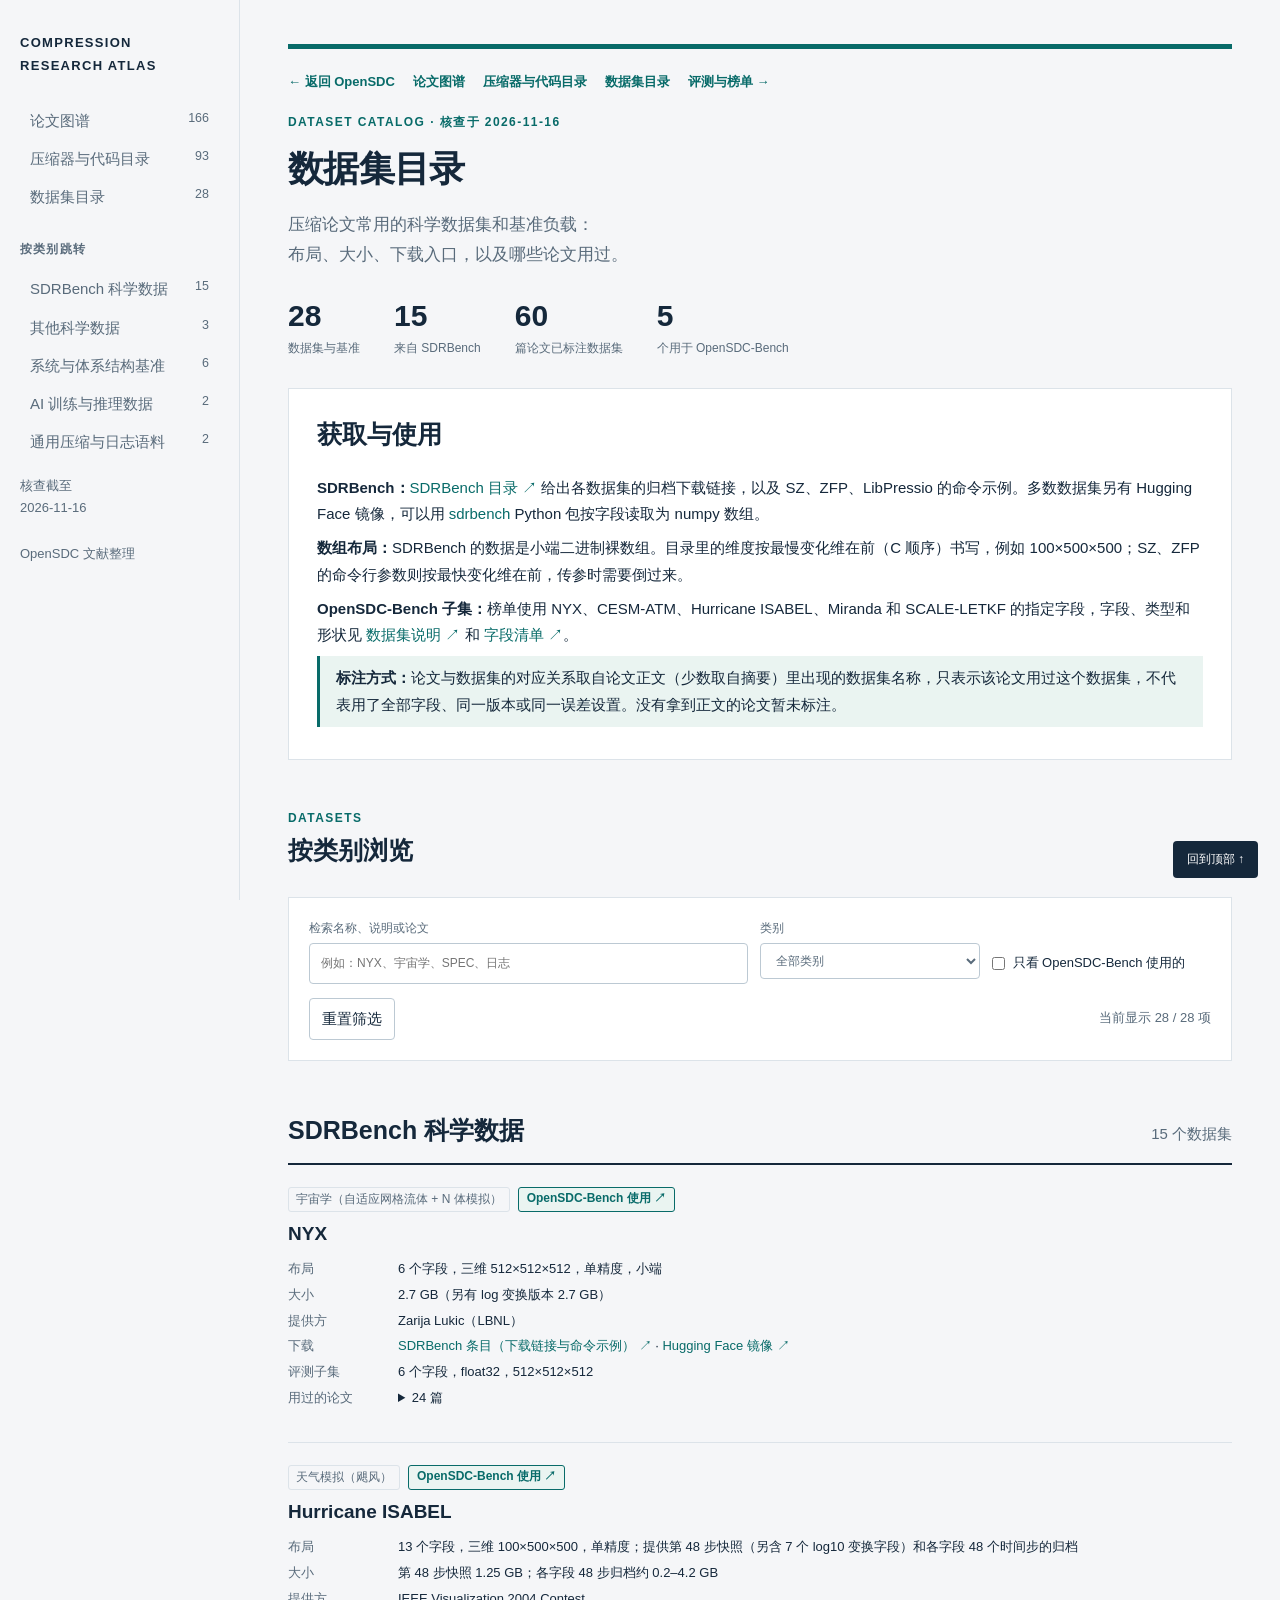
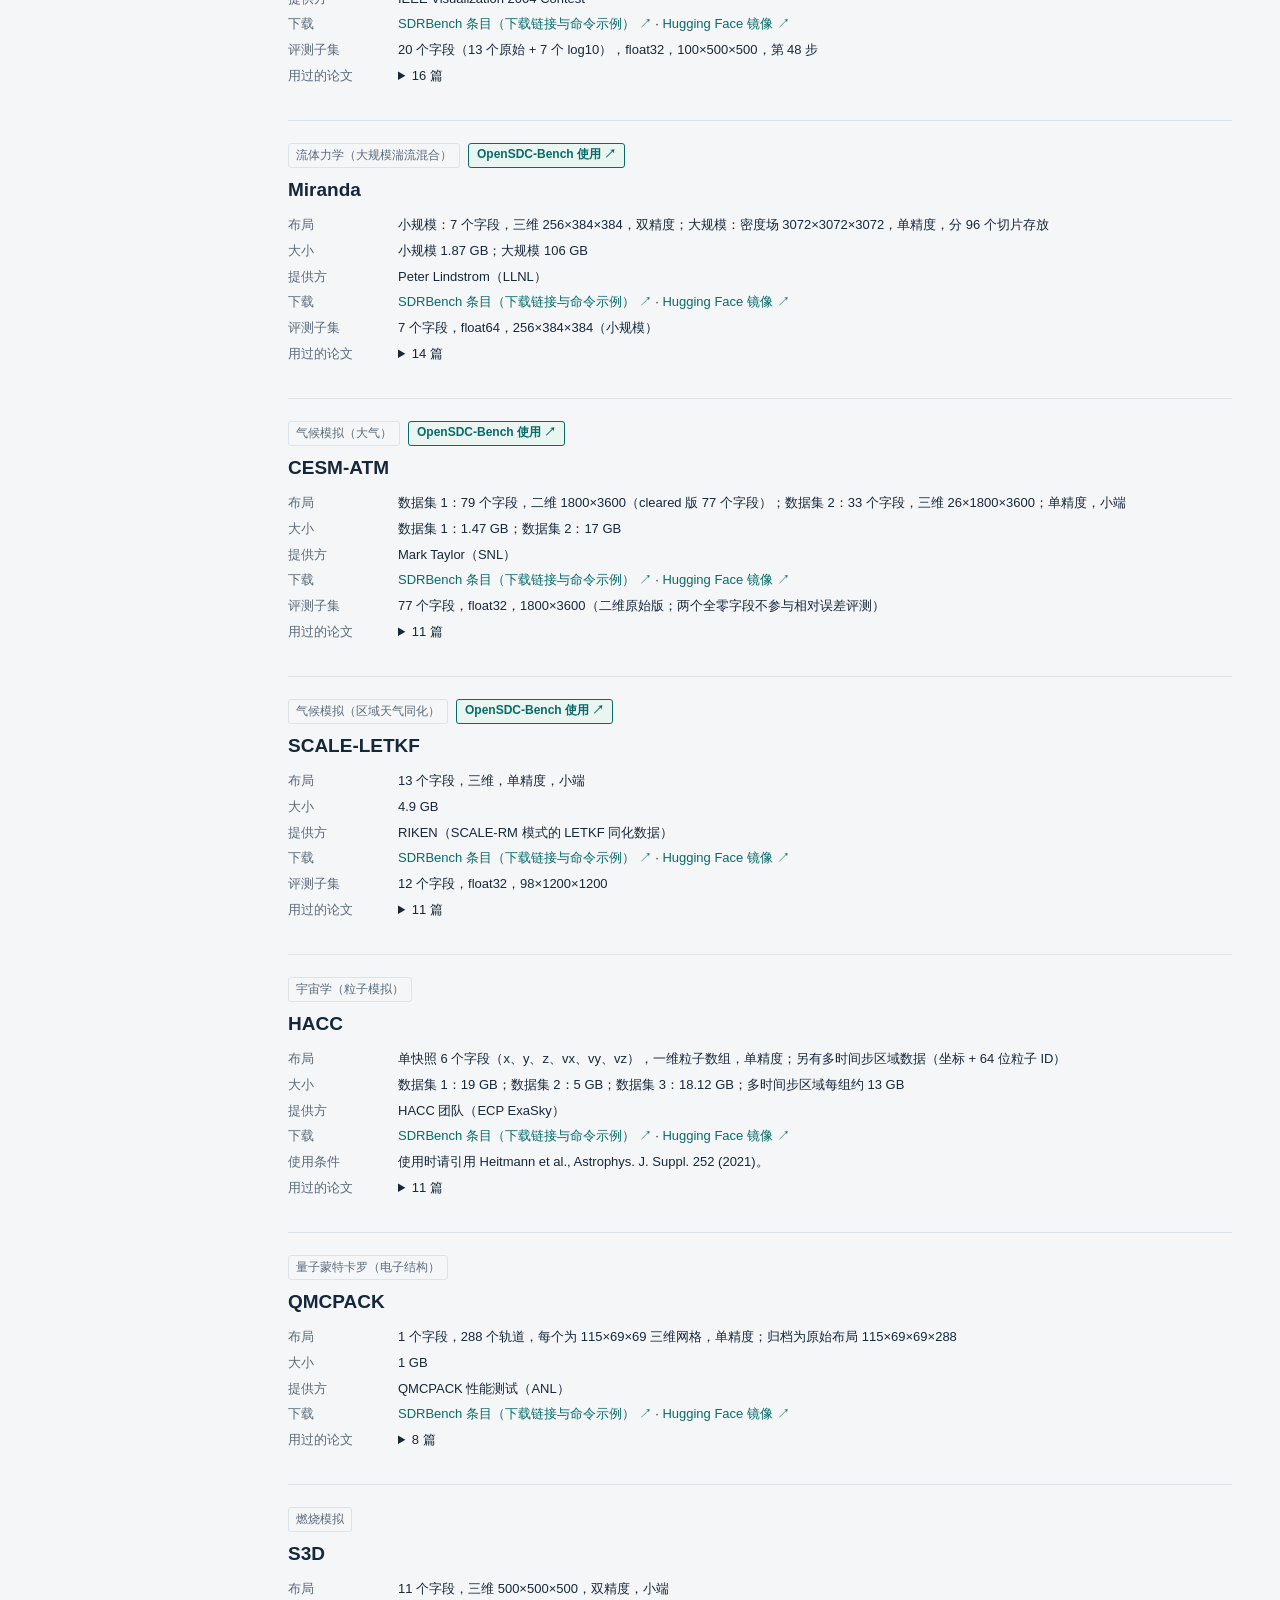
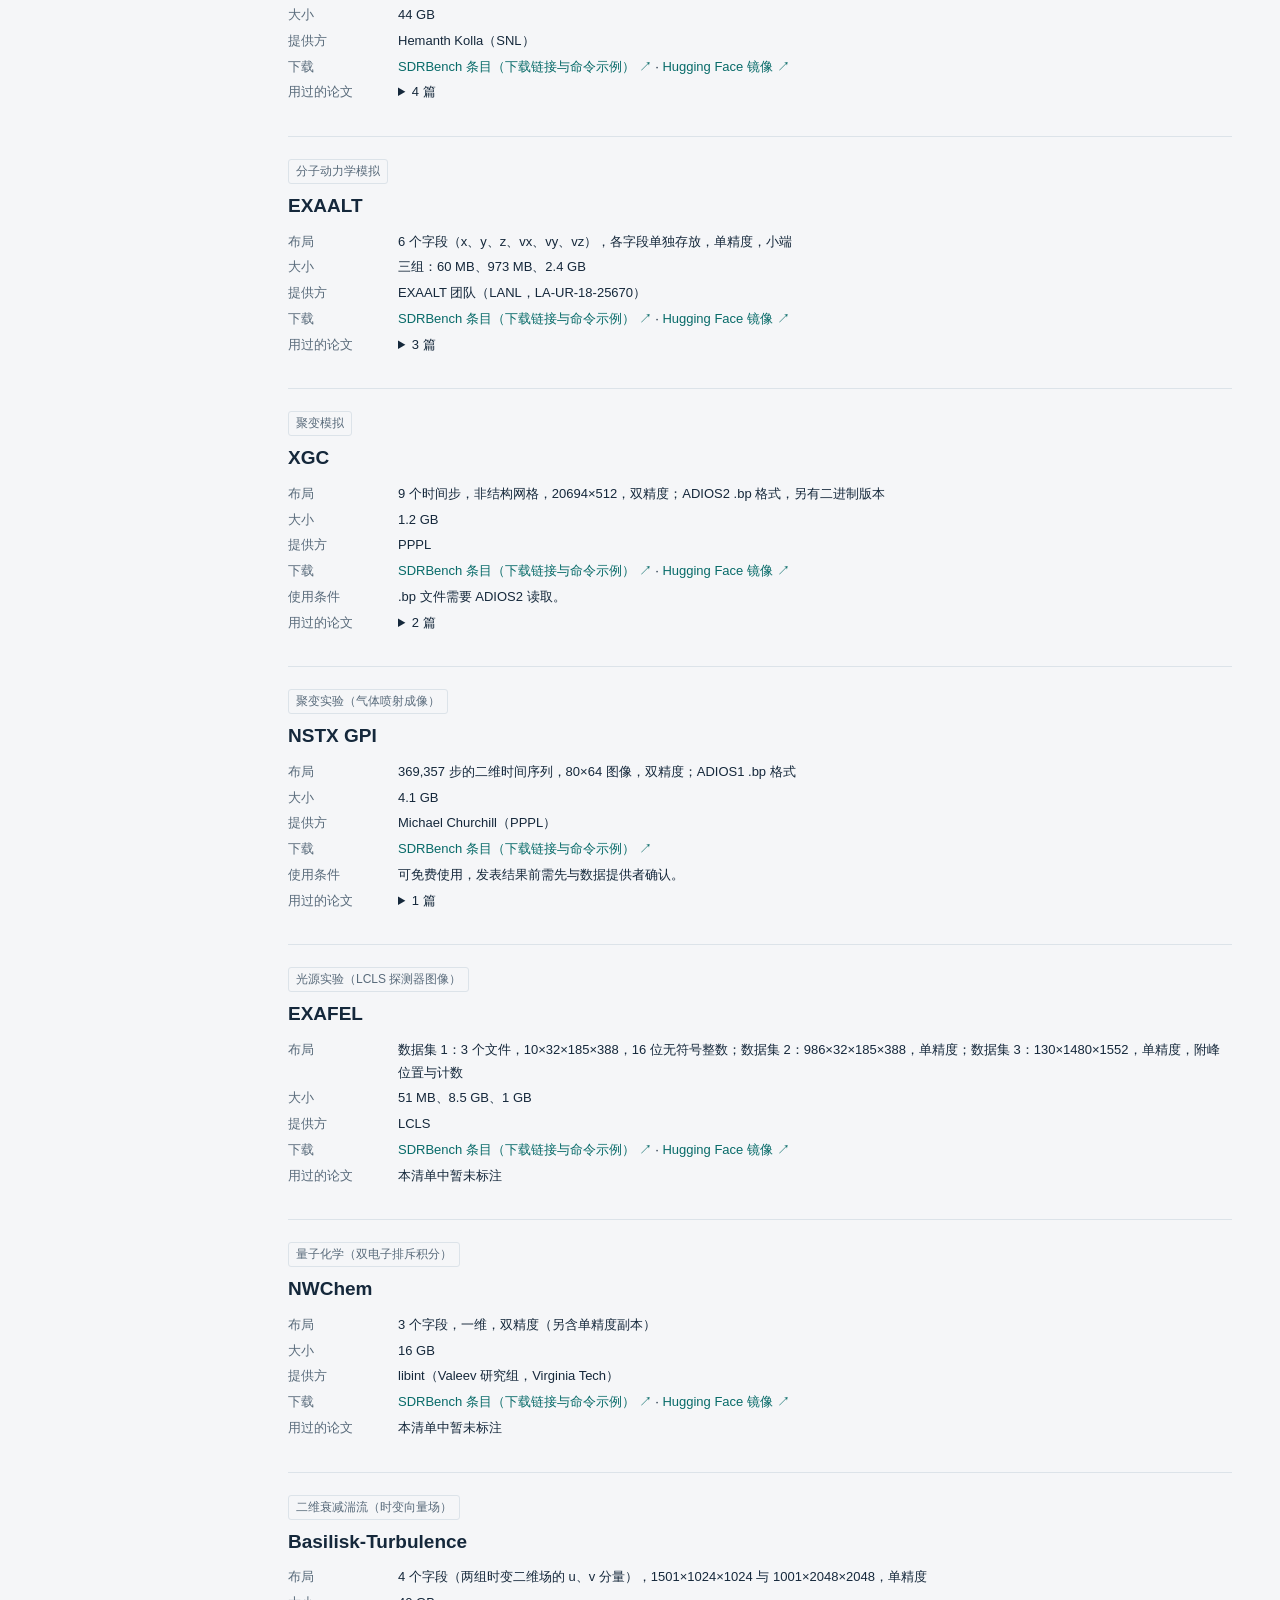
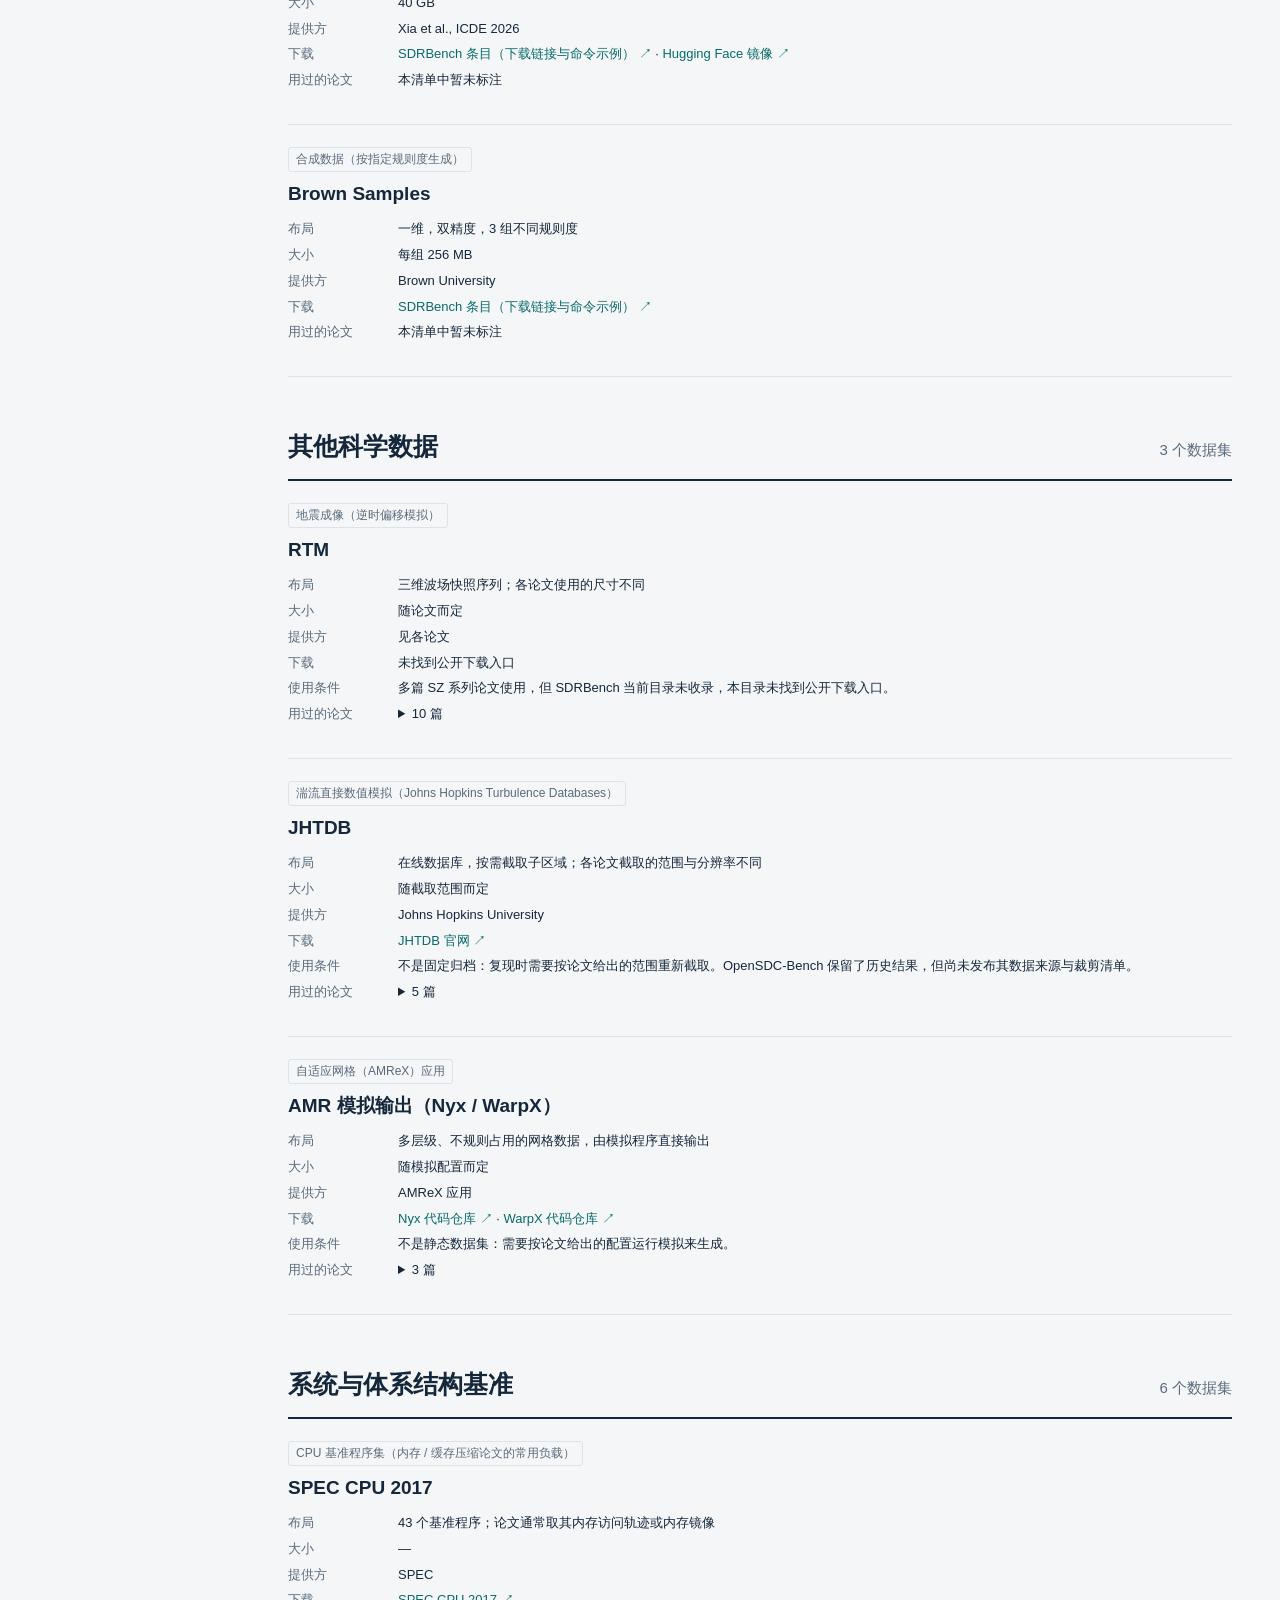
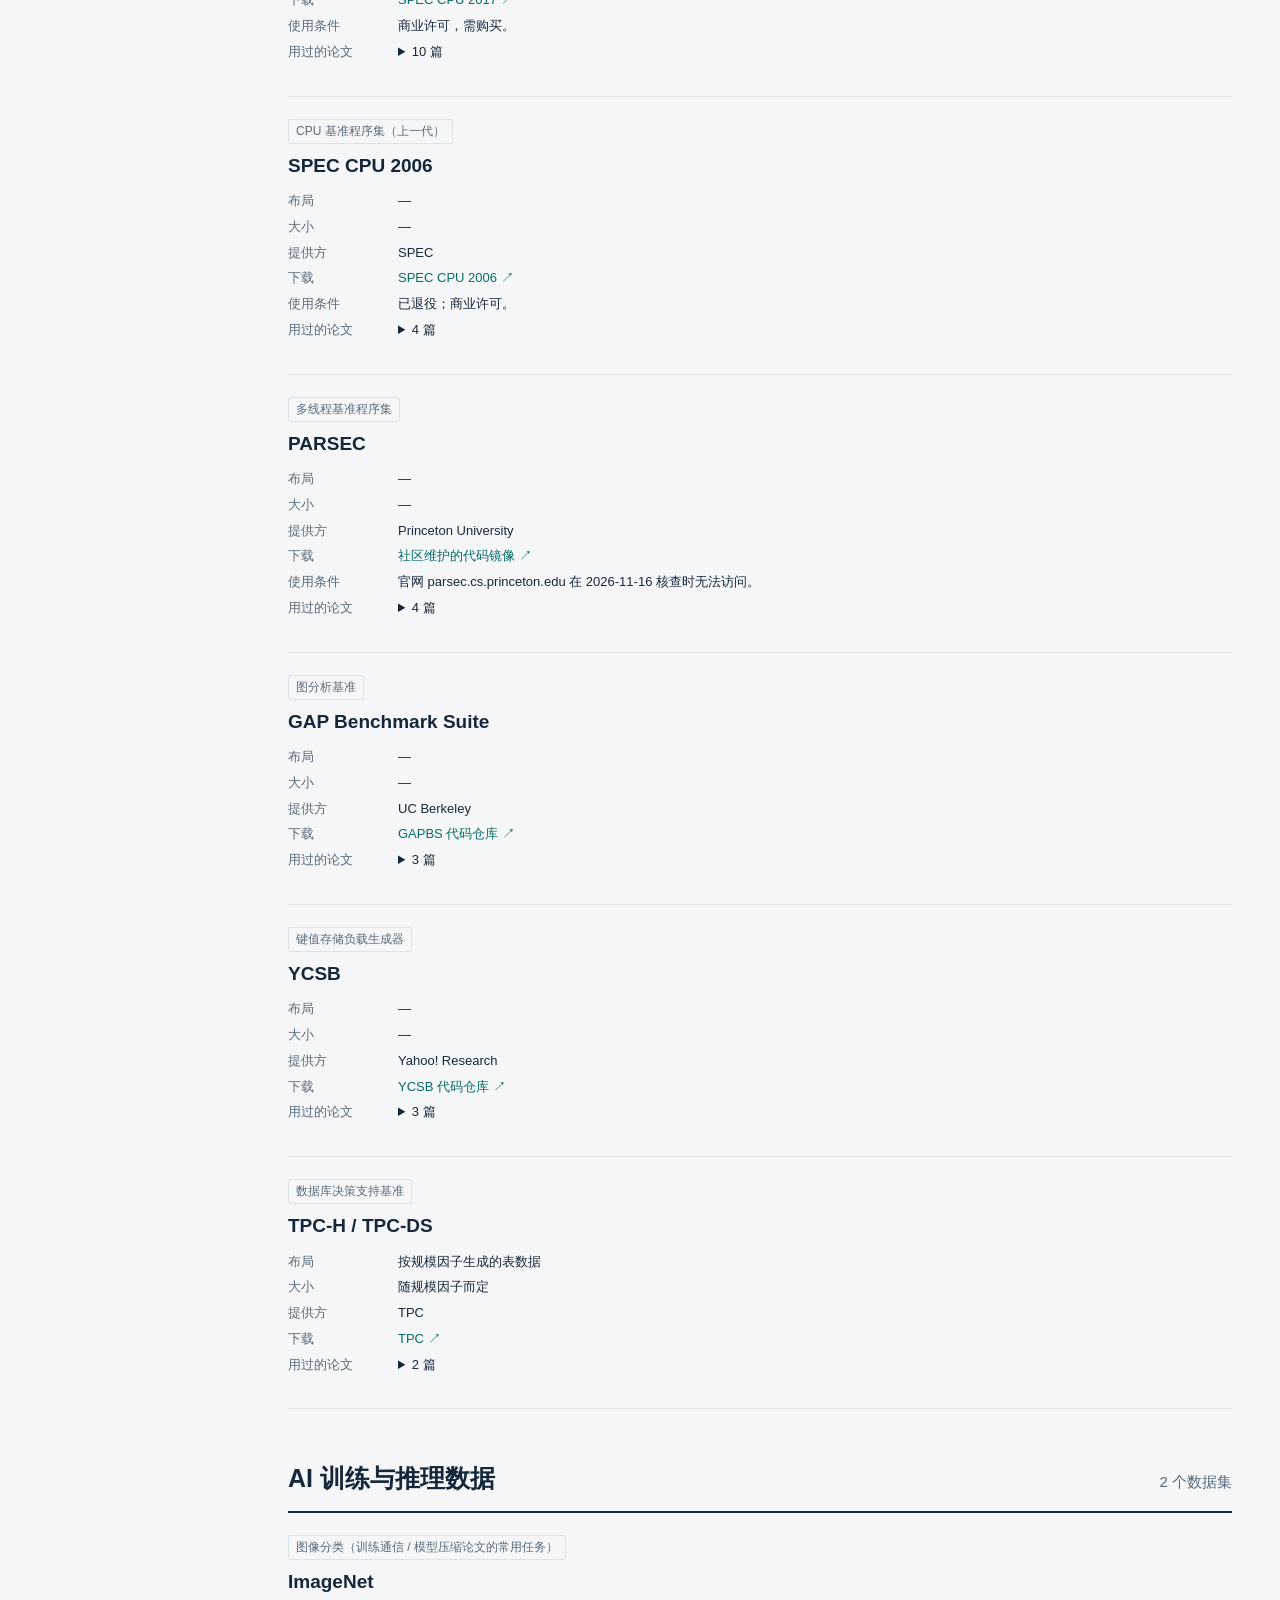
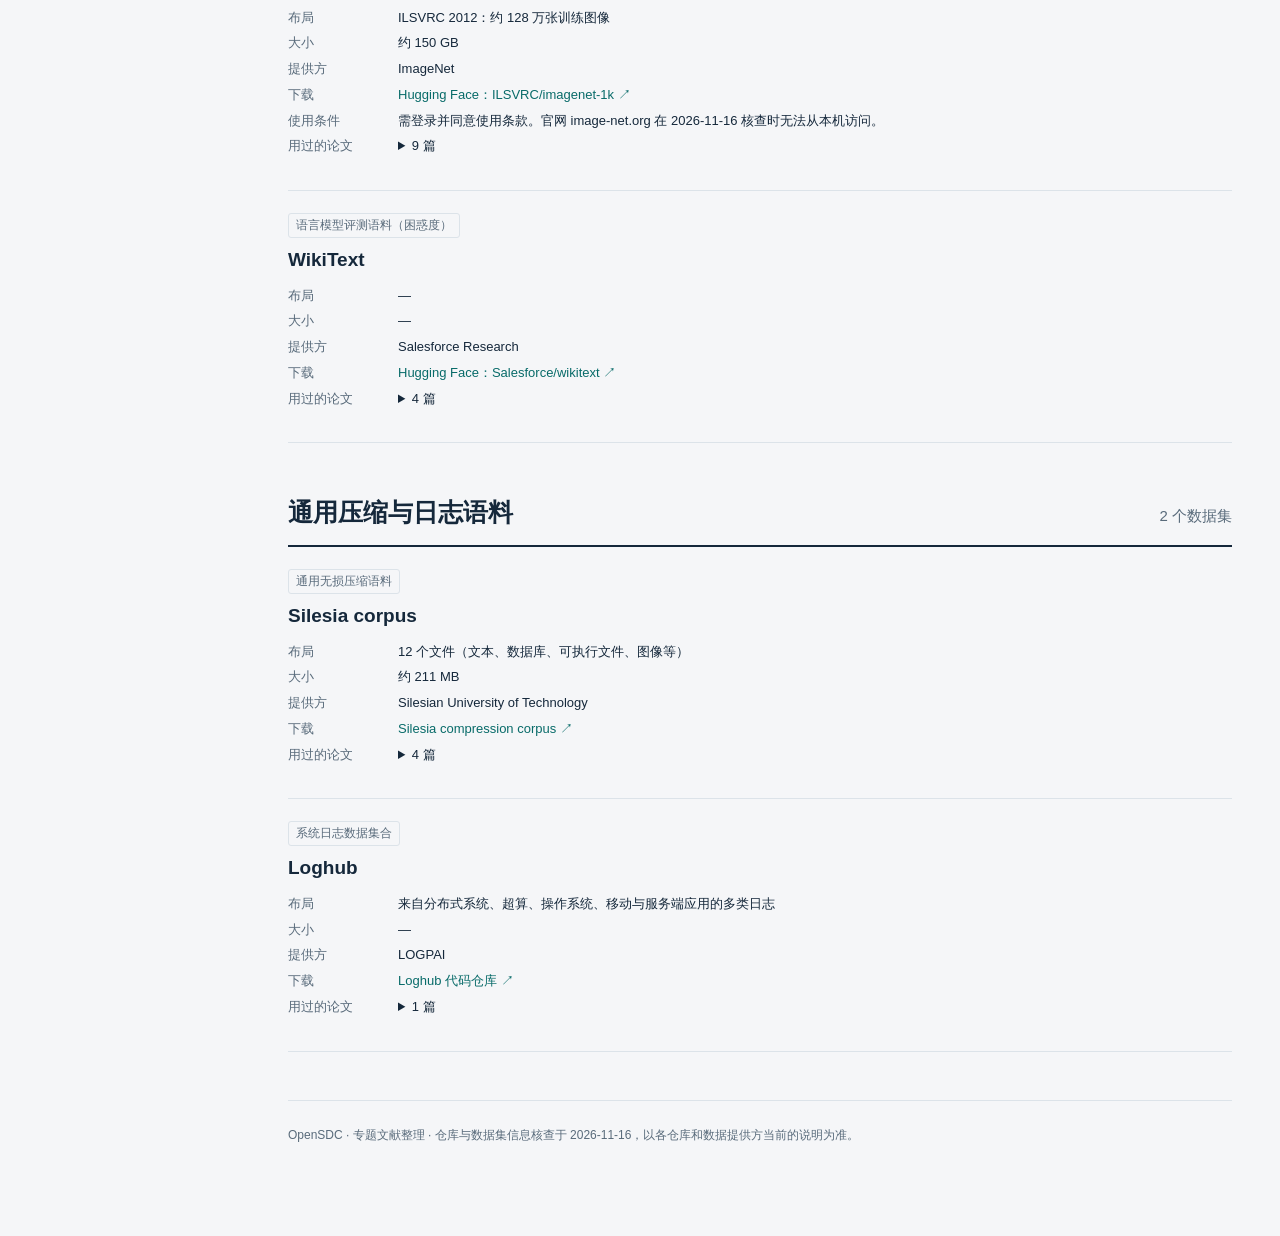
<file: survey/datasets.html>
<!doctype html><html lang="zh-CN"><head><meta charset="utf-8"><meta name="viewport" content="width=device-width,initial-scale=1"><meta name="description" content="数据压缩论文常用的科学数据集与基准负载：布局、大小、下载入口和使用它的论文。"><title>数据集目录 · 数据压缩研究图谱</title><link rel="stylesheet" href="./assets/styles.css"></head><body id="top"><div class="layout"><aside aria-label="目录"><div class="brand">COMPRESSION<br>RESEARCH ATLAS</div><a href="./index.html">论文图谱 <small>166</small></a><a href="./compressors.html">压缩器与代码目录 <small>93</small></a><a href="./datasets.html">数据集目录 <small>28</small></a><h3>按类别跳转</h3><a href="#g-0">SDRBench 科学数据 <small>15</small></a><a href="#g-1">其他科学数据 <small>3</small></a><a href="#g-2">系统与体系结构基准 <small>6</small></a><a href="#g-3">AI 训练与推理数据 <small>2</small></a><a href="#g-4">通用压缩与日志语料 <small>2</small></a><p class="note">核查截至<br>2026-11-16<br><br>OpenSDC 文献整理</p></aside><main><header><nav class="site-links" aria-label="OpenSDC 导航"><a href="https://opensdc-org.github.io/zh.html">← 返回 OpenSDC</a><a href="./index.html">论文图谱</a><a href="./compressors.html">压缩器与代码目录</a><a href="./datasets.html">数据集目录</a><a href="https://opensdc-org.github.io/benchmark/">评测与榜单 →</a></nav><div class="eyebrow">DATASET CATALOG · 核查于 2026-11-16</div><h1>数据集目录</h1><p class="subtitle">压缩论文常用的科学数据集和基准负载：<br>布局、大小、下载入口，以及哪些论文用过。</p><div class="stats"><div class="stat"><strong>28</strong><span>数据集与基准</span></div><div class="stat"><strong>15</strong><span>来自 SDRBench</span></div><div class="stat"><strong>60</strong><span>篇论文已标注数据集</span></div><div class="stat"><strong>5</strong><span>个用于 OpenSDC-Bench</span></div></div></header><section class="scope" id="howto"><h2>获取与使用</h2><p><b>SDRBench：</b><a href="https://sdrbench.github.io/datasets.html" target="_blank" rel="noopener noreferrer">SDRBench 目录 ↗</a> 给出各数据集的归档下载链接，以及 SZ、ZFP、LibPressio 的命令示例。多数数据集另有 Hugging Face 镜像，可以用 <a href="./compressors.html#sw-sdrbench-py">sdrbench</a> Python 包按字段读取为 numpy 数组。</p><p><b>数组布局：</b>SDRBench 的数据是小端二进制裸数组。目录里的维度按最慢变化维在前（C 顺序）书写，例如 100×500×500；SZ、ZFP 的命令行参数则按最快变化维在前，传参时需要倒过来。</p><p><b>OpenSDC-Bench 子集：</b>榜单使用 NYX、CESM-ATM、Hurricane ISABEL、Miranda 和 SCALE-LETKF 的指定字段，字段、类型和形状见 <a href="https://github.com/opensdc-org/OpenSDC-Bench/blob/main/datasets/README.md" target="_blank" rel="noopener noreferrer">数据集说明 ↗</a> 和 <a href="https://github.com/opensdc-org/OpenSDC-Bench/blob/main/datasets/sdrbench-fields.json" target="_blank" rel="noopener noreferrer">字段清单 ↗</a>。</p><p class="callout"><b>标注方式：</b>论文与数据集的对应关系取自论文正文（少数取自摘要）里出现的数据集名称，只表示该论文用过这个数据集，不代表用了全部字段、同一版本或同一误差设置。没有拿到正文的论文暂未标注。</p></section><section id="list"><div class="eyebrow">DATASETS</div><h2>按类别浏览</h2><div class="filters"><div class="controls"><label>检索名称、说明或论文<input id="q" type="search" placeholder="例如：NYX、宇宙学、SPEC、日志"></label><label>类别<select data-filter="group"><option value="">全部类别</option><option value="SDRBench 科学数据">SDRBench 科学数据</option><option value="其他科学数据">其他科学数据</option><option value="系统与体系结构基准">系统与体系结构基准</option><option value="AI 训练与推理数据">AI 训练与推理数据</option><option value="通用压缩与日志语料">通用压缩与日志语料</option></select></label><label class="check"><input type="checkbox" data-filter="bench">只看 OpenSDC-Bench 使用的</label></div><div class="toolbar"><button id="reset">重置筛选</button><span class="resultcount" id="count" aria-live="polite"></span></div></div><p class="empty" id="empty" hidden>没有匹配条目，请调整筛选或点击重置。</p></section><section class="group" id="g-0"><div class="group-head"><h2>SDRBench 科学数据</h2><span>15 个数据集</span></div><article class="item" id="ds-nyx" data-group="SDRBench 科学数据" data-bench="1"><div class="meta"><span class="badge">宇宙学（自适应网格流体 + N 体模拟）</span><a class="chip bench" href="https://github.com/opensdc-org/OpenSDC-Bench/blob/main/datasets/README.md" target="_blank" rel="noopener noreferrer">OpenSDC-Bench 使用 ↗</a></div><h3>NYX</h3><dl class="kv"><dt>布局</dt><dd>6 个字段，三维 512×512×512，单精度，小端</dd><dt>大小</dt><dd>2.7 GB（另有 log 变换版本 2.7 GB）</dd><dt>提供方</dt><dd>Zarija Lukic（LBNL）</dd><dt>下载</dt><dd><a href="https://sdrbench.github.io/datasets.html#nyx" target="_blank" rel="noopener noreferrer">SDRBench 条目（下载链接与命令示例） ↗</a> · <a href="https://huggingface.co/datasets/sdrbench/nyx" target="_blank" rel="noopener noreferrer">Hugging Face 镜像 ↗</a></dd><dt>评测子集</dt><dd>6 个字段，float32，512×512×512</dd><dt>用过的论文</dt><dd><details><summary>24 篇</summary><span class="paperlist"><a href="./index.html#sc26-blockmgard">BlockMGARD: Accelerating Adaptive Scientific Data Reduction with Region-of-Interest Error Control on GPUs · SC 2026</a><a href="./index.html#sc26-fsz">FSZ: Breaking the Prediction-Throughput Trade-off in GPU Lossy Compression · SC 2026</a><a href="./index.html#sc26-topiq">TOPIQ: Statistical Error Propagation for Quantity-of-Interest Prediction Under Lossy Compression · SC 2026</a><a href="./index.html#ics25-neurlz">NeurLZ: An Online Neural Learning-based Method to Enhance Scientific Lossy Compression · ICS 2025</a><a href="./index.html#ics25-aatrox">Pushing the Limits of GPU Lossy Compression: A Hierarchical Delta Approach · ICS 2025</a><a href="./index.html#ipdps25-pfpl">Fast and Effective Lossy Compression on GPUs and CPUs with Guaranteed Error Bounds · IPDPS 2025</a><a href="./index.html#sc25-cuszhi">Boosting Scientific Error-Bounded Lossy Compression through Optimized Synergistic Lossy-Lossless Orchestration · SC 2025</a><a href="./index.html#sc25-hpmdr">HP-MDR: High-performance and Portable Data Refactoring and Progressive Retrieval with Advanced GPUs · SC 2025</a><a href="./index.html#sc25-stz">STZ: A High Quality and High Speed Streaming Lossy Compression Framework for Scientific Data · SC 2025</a><a href="./index.html#vldb25-qpet">QPET: A Versatile and Portable Quantity-of-Interest-Preservation Framework for Error-Bounded Lossy Compression · VLDB / PVLDB 2025</a><a href="./index.html#sc24-cuszi">cuSZ-i: High-Ratio Scientific Lossy Compression on GPUs with Optimized Multi-Level Interpolation · SC 2024</a><a href="./index.html#hpdc23-fzgpu">FZ-GPU: A Fast and High-Ratio Lossy Compressor for Scientific Computing Applications on GPUs · HPDC 2023</a><a href="./index.html#ics23-gpulz">GPULZ: Optimizing LZSS Lossless Compression for Multi-byte Data on Modern GPUs · ICS 2023</a><a href="./index.html#tbd23-sz3">SZ3: A Modular Framework for Composing Prediction-Based Error-Bounded Lossy Compressors · IEEE TBD 2023</a><a href="./index.html#ipdps23-sperr">Lossy Scientific Data Compression With SPERR · IPDPS 2023</a><a href="./index.html#sc23-amric">AMRIC: A Novel In Situ Lossy Compression Framework for Efficient I/O in Adaptive Mesh Refinement Applications · SC 2023</a><a href="./index.html#softx23-mgard">MGARD: A multigrid framework for high-performance, error-controlled data compression and refactoring · SoftwareX 2023</a><a href="./index.html#hpdc22-tac">TAC: Optimizing Error-Bounded Lossy Compression for Three-Dimensional Adaptive Mesh Refinement Simulations · HPDC 2022</a><a href="./index.html#tc22-mgardplus">MGARD+: Optimizing Multilevel Methods for Error-Bounded Scientific Data Reduction · IEEE TC 2022</a><a href="./index.html#sc22-hdf5">Accelerating Parallel Write via Deeply Integrating Predictive Lossy Compression with HDF5 · SC 2022</a><a href="./index.html#sc22-qoz">Dynamic Quality Metric Oriented Error Bounded Lossy Compression for Scientific Datasets · SC 2022</a><a href="./index.html#hpdc21-adaptive">Adaptive Configuration of In Situ Lossy Compression for Cosmology Simulations via Fine-Grained Rate-Quality Modeling · HPDC 2021</a><a href="./index.html#sc21-resilient">Resilient Error-Bounded Lossy Compressor for Data Transfer · SC 2021</a><a href="./index.html#pact20-cusz">cuSZ: An Efficient GPU-Based Error-Bounded Lossy Compression Framework for Scientific Data · PACT 2020</a></span></details></dd></dl></article><article class="item" id="ds-hurricane" data-group="SDRBench 科学数据" data-bench="1"><div class="meta"><span class="badge">天气模拟（飓风）</span><a class="chip bench" href="https://github.com/opensdc-org/OpenSDC-Bench/blob/main/datasets/README.md" target="_blank" rel="noopener noreferrer">OpenSDC-Bench 使用 ↗</a></div><h3>Hurricane ISABEL</h3><dl class="kv"><dt>布局</dt><dd>13 个字段，三维 100×500×500，单精度；提供第 48 步快照（另含 7 个 log10 变换字段）和各字段 48 个时间步的归档</dd><dt>大小</dt><dd>第 48 步快照 1.25 GB；各字段 48 步归档约 0.2–4.2 GB</dd><dt>提供方</dt><dd>IEEE Visualization 2004 Contest</dd><dt>下载</dt><dd><a href="https://sdrbench.github.io/datasets.html#hurricane-isabel" target="_blank" rel="noopener noreferrer">SDRBench 条目（下载链接与命令示例） ↗</a> · <a href="https://huggingface.co/datasets/sdrbench/hurricane-isabel" target="_blank" rel="noopener noreferrer">Hugging Face 镜像 ↗</a></dd><dt>评测子集</dt><dd>20 个字段（13 个原始 + 7 个 log10），float32，100×500×500，第 48 步</dd><dt>用过的论文</dt><dd><details><summary>16 篇</summary><span class="paperlist"><a href="./index.html#sc26-blockmgard">BlockMGARD: Accelerating Adaptive Scientific Data Reduction with Region-of-Interest Error Control on GPUs · SC 2026</a><a href="./index.html#sc26-fsz">FSZ: Breaking the Prediction-Throughput Trade-off in GPU Lossy Compression · SC 2026</a><a href="./index.html#sc26-topiq">TOPIQ: Statistical Error Propagation for Quantity-of-Interest Prediction Under Lossy Compression · SC 2026</a><a href="./index.html#asplos25-float">Efficient Lossless Compression of Scientific Floating-Point Data on CPUs and GPUs · ASPLOS 2025</a><a href="./index.html#ics25-neurlz">NeurLZ: An Online Neural Learning-based Method to Enhance Scientific Lossy Compression · ICS 2025</a><a href="./index.html#ipdps25-pfpl">Fast and Effective Lossy Compression on GPUs and CPUs with Guaranteed Error Bounds · IPDPS 2025</a><a href="./index.html#sc25-hpmdr">HP-MDR: High-performance and Portable Data Refactoring and Progressive Retrieval with Advanced GPUs · SC 2025</a><a href="./index.html#vldb25-qpet">QPET: A Versatile and Portable Quantity-of-Interest-Preservation Framework for Error-Bounded Lossy Compression · VLDB / PVLDB 2025</a><a href="./index.html#hpdc23-fzgpu">FZ-GPU: A Fast and High-Ratio Lossy Compressor for Scientific Computing Applications on GPUs · HPDC 2023</a><a href="./index.html#ics23-gpulz">GPULZ: Optimizing LZSS Lossless Compression for Multi-byte Data on Modern GPUs · ICS 2023</a><a href="./index.html#tbd23-sz3">SZ3: A Modular Framework for Composing Prediction-Based Error-Bounded Lossy Compressors · IEEE TBD 2023</a><a href="./index.html#tc22-mgardplus">MGARD+: Optimizing Multilevel Methods for Error-Bounded Scientific Data Reduction · IEEE TC 2022</a><a href="./index.html#sc22-qoz">Dynamic Quality Metric Oriented Error Bounded Lossy Compression for Scientific Datasets · SC 2022</a><a href="./index.html#sc21-resilient">Resilient Error-Bounded Lossy Compressor for Data Transfer · SC 2021</a><a href="./index.html#tvcg20-tthresh">TTHRESH: Tensor Compression for Multidimensional Visual Data · IEEE TVCG 2020</a><a href="./index.html#pact20-cusz">cuSZ: An Efficient GPU-Based Error-Bounded Lossy Compression Framework for Scientific Data · PACT 2020</a></span></details></dd></dl></article><article class="item" id="ds-miranda" data-group="SDRBench 科学数据" data-bench="1"><div class="meta"><span class="badge">流体力学（大规模湍流混合）</span><a class="chip bench" href="https://github.com/opensdc-org/OpenSDC-Bench/blob/main/datasets/README.md" target="_blank" rel="noopener noreferrer">OpenSDC-Bench 使用 ↗</a></div><h3>Miranda</h3><dl class="kv"><dt>布局</dt><dd>小规模：7 个字段，三维 256×384×384，双精度；大规模：密度场 3072×3072×3072，单精度，分 96 个切片存放</dd><dt>大小</dt><dd>小规模 1.87 GB；大规模 106 GB</dd><dt>提供方</dt><dd>Peter Lindstrom（LLNL）</dd><dt>下载</dt><dd><a href="https://sdrbench.github.io/datasets.html#miranda" target="_blank" rel="noopener noreferrer">SDRBench 条目（下载链接与命令示例） ↗</a> · <a href="https://huggingface.co/datasets/sdrbench/miranda" target="_blank" rel="noopener noreferrer">Hugging Face 镜像 ↗</a></dd><dt>评测子集</dt><dd>7 个字段，float64，256×384×384（小规模）</dd><dt>用过的论文</dt><dd><details><summary>14 篇</summary><span class="paperlist"><a href="./index.html#sc26-blockmgard">BlockMGARD: Accelerating Adaptive Scientific Data Reduction with Region-of-Interest Error Control on GPUs · SC 2026</a><a href="./index.html#sc26-fsz">FSZ: Breaking the Prediction-Throughput Trade-off in GPU Lossy Compression · SC 2026</a><a href="./index.html#ics25-neurlz">NeurLZ: An Online Neural Learning-based Method to Enhance Scientific Lossy Compression · ICS 2025</a><a href="./index.html#ics25-aatrox">Pushing the Limits of GPU Lossy Compression: A Hierarchical Delta Approach · ICS 2025</a><a href="./index.html#sc25-cuszhi">Boosting Scientific Error-Bounded Lossy Compression through Optimized Synergistic Lossy-Lossless Orchestration · SC 2025</a><a href="./index.html#sc25-hpmdr">HP-MDR: High-performance and Portable Data Refactoring and Progressive Retrieval with Advanced GPUs · SC 2025</a><a href="./index.html#sc25-stz">STZ: A High Quality and High Speed Streaming Lossy Compression Framework for Scientific Data · SC 2025</a><a href="./index.html#vldb25-qpet">QPET: A Versatile and Portable Quantity-of-Interest-Preservation Framework for Error-Bounded Lossy Compression · VLDB / PVLDB 2025</a><a href="./index.html#sc24-cuszi">cuSZ-i: High-Ratio Scientific Lossy Compression on GPUs with Optimized Multi-Level Interpolation · SC 2024</a><a href="./index.html#sigmod24-hpez">High-performance Effective Scientific Error-bounded Lossy Compression with Auto-tuned Multi-component Interpolation · SIGMOD / PACMMOD 2024</a><a href="./index.html#tbd23-sz3">SZ3: A Modular Framework for Composing Prediction-Based Error-Bounded Lossy Compressors · IEEE TBD 2023</a><a href="./index.html#ipdps23-sperr">Lossy Scientific Data Compression With SPERR · IPDPS 2023</a><a href="./index.html#sc22-qoz">Dynamic Quality Metric Oriented Error Bounded Lossy Compression for Scientific Datasets · SC 2022</a><a href="./index.html#tvcg20-tthresh">TTHRESH: Tensor Compression for Multidimensional Visual Data · IEEE TVCG 2020</a></span></details></dd></dl></article><article class="item" id="ds-cesm-atm" data-group="SDRBench 科学数据" data-bench="1"><div class="meta"><span class="badge">气候模拟（大气）</span><a class="chip bench" href="https://github.com/opensdc-org/OpenSDC-Bench/blob/main/datasets/README.md" target="_blank" rel="noopener noreferrer">OpenSDC-Bench 使用 ↗</a></div><h3>CESM-ATM</h3><dl class="kv"><dt>布局</dt><dd>数据集 1：79 个字段，二维 1800×3600（cleared 版 77 个字段）；数据集 2：33 个字段，三维 26×1800×3600；单精度，小端</dd><dt>大小</dt><dd>数据集 1：1.47 GB；数据集 2：17 GB</dd><dt>提供方</dt><dd>Mark Taylor（SNL）</dd><dt>下载</dt><dd><a href="https://sdrbench.github.io/datasets.html#cesm-atm" target="_blank" rel="noopener noreferrer">SDRBench 条目（下载链接与命令示例） ↗</a> · <a href="https://huggingface.co/datasets/sdrbench/cesm-atm" target="_blank" rel="noopener noreferrer">Hugging Face 镜像 ↗</a></dd><dt>评测子集</dt><dd>77 个字段，float32，1800×3600（二维原始版；两个全零字段不参与相对误差评测）</dd><dt>用过的论文</dt><dd><details><summary>11 篇</summary><span class="paperlist"><a href="./index.html#sc26-fsz">FSZ: Breaking the Prediction-Throughput Trade-off in GPU Lossy Compression · SC 2026</a><a href="./index.html#sc26-topiq">TOPIQ: Statistical Error Propagation for Quantity-of-Interest Prediction Under Lossy Compression · SC 2026</a><a href="./index.html#ics25-neurlz">NeurLZ: An Online Neural Learning-based Method to Enhance Scientific Lossy Compression · ICS 2025</a><a href="./index.html#ics25-aatrox">Pushing the Limits of GPU Lossy Compression: A Hierarchical Delta Approach · ICS 2025</a><a href="./index.html#ipdps25-pfpl">Fast and Effective Lossy Compression on GPUs and CPUs with Guaranteed Error Bounds · IPDPS 2025</a><a href="./index.html#sc25-cuszhi">Boosting Scientific Error-Bounded Lossy Compression through Optimized Synergistic Lossy-Lossless Orchestration · SC 2025</a><a href="./index.html#sigmod24-hpez">High-performance Effective Scientific Error-bounded Lossy Compression with Auto-tuned Multi-component Interpolation · SIGMOD / PACMMOD 2024</a><a href="./index.html#hpdc23-fzgpu">FZ-GPU: A Fast and High-Ratio Lossy Compressor for Scientific Computing Applications on GPUs · HPDC 2023</a><a href="./index.html#ics23-gpulz">GPULZ: Optimizing LZSS Lossless Compression for Multi-byte Data on Modern GPUs · ICS 2023</a><a href="./index.html#sc22-qoz">Dynamic Quality Metric Oriented Error Bounded Lossy Compression for Scientific Datasets · SC 2022</a><a href="./index.html#pact20-cusz">cuSZ: An Efficient GPU-Based Error-Bounded Lossy Compression Framework for Scientific Data · PACT 2020</a></span></details></dd></dl></article><article class="item" id="ds-scale-letkf" data-group="SDRBench 科学数据" data-bench="1"><div class="meta"><span class="badge">气候模拟（区域天气同化）</span><a class="chip bench" href="https://github.com/opensdc-org/OpenSDC-Bench/blob/main/datasets/README.md" target="_blank" rel="noopener noreferrer">OpenSDC-Bench 使用 ↗</a></div><h3>SCALE-LETKF</h3><dl class="kv"><dt>布局</dt><dd>13 个字段，三维，单精度，小端</dd><dt>大小</dt><dd>4.9 GB</dd><dt>提供方</dt><dd>RIKEN（SCALE-RM 模式的 LETKF 同化数据）</dd><dt>下载</dt><dd><a href="https://sdrbench.github.io/datasets.html#scale-letkf" target="_blank" rel="noopener noreferrer">SDRBench 条目（下载链接与命令示例） ↗</a> · <a href="https://huggingface.co/datasets/sdrbench/scale-letkf" target="_blank" rel="noopener noreferrer">Hugging Face 镜像 ↗</a></dd><dt>评测子集</dt><dd>12 个字段，float32，98×1200×1200</dd><dt>用过的论文</dt><dd><details><summary>11 篇</summary><span class="paperlist"><a href="./index.html#sc26-blockmgard">BlockMGARD: Accelerating Adaptive Scientific Data Reduction with Region-of-Interest Error Control on GPUs · SC 2026</a><a href="./index.html#sc26-fsz">FSZ: Breaking the Prediction-Throughput Trade-off in GPU Lossy Compression · SC 2026</a><a href="./index.html#sc26-topiq">TOPIQ: Statistical Error Propagation for Quantity-of-Interest Prediction Under Lossy Compression · SC 2026</a><a href="./index.html#ics25-aatrox">Pushing the Limits of GPU Lossy Compression: A Hierarchical Delta Approach · ICS 2025</a><a href="./index.html#sc25-hpmdr">HP-MDR: High-performance and Portable Data Refactoring and Progressive Retrieval with Advanced GPUs · SC 2025</a><a href="./index.html#vldb25-qpet">QPET: A Versatile and Portable Quantity-of-Interest-Preservation Framework for Error-Bounded Lossy Compression · VLDB / PVLDB 2025</a><a href="./index.html#sigmod24-hpez">High-performance Effective Scientific Error-bounded Lossy Compression with Auto-tuned Multi-component Interpolation · SIGMOD / PACMMOD 2024</a><a href="./index.html#tbd23-sz3">SZ3: A Modular Framework for Composing Prediction-Based Error-Bounded Lossy Compressors · IEEE TBD 2023</a><a href="./index.html#tc22-mgardplus">MGARD+: Optimizing Multilevel Methods for Error-Bounded Scientific Data Reduction · IEEE TC 2022</a><a href="./index.html#sc22-qoz">Dynamic Quality Metric Oriented Error Bounded Lossy Compression for Scientific Datasets · SC 2022</a><a href="./index.html#sc21-resilient">Resilient Error-Bounded Lossy Compressor for Data Transfer · SC 2021</a></span></details></dd></dl></article><article class="item" id="ds-hacc" data-group="SDRBench 科学数据" data-bench=""><div class="meta"><span class="badge">宇宙学（粒子模拟）</span></div><h3>HACC</h3><dl class="kv"><dt>布局</dt><dd>单快照 6 个字段（x、y、z、vx、vy、vz），一维粒子数组，单精度；另有多时间步区域数据（坐标 + 64 位粒子 ID）</dd><dt>大小</dt><dd>数据集 1：19 GB；数据集 2：5 GB；数据集 3：18.12 GB；多时间步区域每组约 13 GB</dd><dt>提供方</dt><dd>HACC 团队（ECP ExaSky）</dd><dt>下载</dt><dd><a href="https://sdrbench.github.io/datasets.html#hacc" target="_blank" rel="noopener noreferrer">SDRBench 条目（下载链接与命令示例） ↗</a> · <a href="https://huggingface.co/datasets/sdrbench/hacc" target="_blank" rel="noopener noreferrer">Hugging Face 镜像 ↗</a></dd><dt>使用条件</dt><dd>使用时请引用 Heitmann et al., Astrophys. J. Suppl. 252 (2021)。</dd><dt>用过的论文</dt><dd><details><summary>11 篇</summary><span class="paperlist"><a href="./index.html#ics26-gpz">GPZ: GPU-Accelerated Lossy Compressor for Particle Data · ICS 2026</a><a href="./index.html#sc26-particlegs">3D Gaussian Splatting for Scientific Particle Data Compression and Rendering · SC 2026</a><a href="./index.html#sc26-fsz">FSZ: Breaking the Prediction-Throughput Trade-off in GPU Lossy Compression · SC 2026</a><a href="./index.html#ics25-aatrox">Pushing the Limits of GPU Lossy Compression: A Hierarchical Delta Approach · ICS 2025</a><a href="./index.html#ipdps25-pfpl">Fast and Effective Lossy Compression on GPUs and CPUs with Guaranteed Error Bounds · IPDPS 2025</a><a href="./index.html#sc24-cuszi">cuSZ-i: High-Ratio Scientific Lossy Compression on GPUs with Optimized Multi-Level Interpolation · SC 2024</a><a href="./index.html#sigmod24-hpez">High-performance Effective Scientific Error-bounded Lossy Compression with Auto-tuned Multi-component Interpolation · SIGMOD / PACMMOD 2024</a><a href="./index.html#hpdc23-fzgpu">FZ-GPU: A Fast and High-Ratio Lossy Compressor for Scientific Computing Applications on GPUs · HPDC 2023</a><a href="./index.html#ics23-gpulz">GPULZ: Optimizing LZSS Lossless Compression for Multi-byte Data on Modern GPUs · ICS 2023</a><a href="./index.html#hpdc21-adaptive">Adaptive Configuration of In Situ Lossy Compression for Cosmology Simulations via Fine-Grained Rate-Quality Modeling · HPDC 2021</a><a href="./index.html#pact20-cusz">cuSZ: An Efficient GPU-Based Error-Bounded Lossy Compression Framework for Scientific Data · PACT 2020</a></span></details></dd></dl></article><article class="item" id="ds-qmcpack" data-group="SDRBench 科学数据" data-bench=""><div class="meta"><span class="badge">量子蒙特卡罗（电子结构）</span></div><h3>QMCPACK</h3><dl class="kv"><dt>布局</dt><dd>1 个字段，288 个轨道，每个为 115×69×69 三维网格，单精度；归档为原始布局 115×69×69×288</dd><dt>大小</dt><dd>1 GB</dd><dt>提供方</dt><dd>QMCPACK 性能测试（ANL）</dd><dt>下载</dt><dd><a href="https://sdrbench.github.io/datasets.html#qmcpack" target="_blank" rel="noopener noreferrer">SDRBench 条目（下载链接与命令示例） ↗</a> · <a href="https://huggingface.co/datasets/sdrbench/qmcpack" target="_blank" rel="noopener noreferrer">Hugging Face 镜像 ↗</a></dd><dt>用过的论文</dt><dd><details><summary>8 篇</summary><span class="paperlist"><a href="./index.html#ics25-aatrox">Pushing the Limits of GPU Lossy Compression: A Hierarchical Delta Approach · ICS 2025</a><a href="./index.html#sc25-cuszhi">Boosting Scientific Error-Bounded Lossy Compression through Optimized Synergistic Lossy-Lossless Orchestration · SC 2025</a><a href="./index.html#sc24-cuszi">cuSZ-i: High-Ratio Scientific Lossy Compression on GPUs with Optimized Multi-Level Interpolation · SC 2024</a><a href="./index.html#hpdc23-fzgpu">FZ-GPU: A Fast and High-Ratio Lossy Compressor for Scientific Computing Applications on GPUs · HPDC 2023</a><a href="./index.html#tbd23-sz3">SZ3: A Modular Framework for Composing Prediction-Based Error-Bounded Lossy Compressors · IEEE TBD 2023</a><a href="./index.html#ipdps23-sperr">Lossy Scientific Data Compression With SPERR · IPDPS 2023</a><a href="./index.html#tc22-mgardplus">MGARD+: Optimizing Multilevel Methods for Error-Bounded Scientific Data Reduction · IEEE TC 2022</a><a href="./index.html#pact20-cusz">cuSZ: An Efficient GPU-Based Error-Bounded Lossy Compression Framework for Scientific Data · PACT 2020</a></span></details></dd></dl></article><article class="item" id="ds-s3d" data-group="SDRBench 科学数据" data-bench=""><div class="meta"><span class="badge">燃烧模拟</span></div><h3>S3D</h3><dl class="kv"><dt>布局</dt><dd>11 个字段，三维 500×500×500，双精度，小端</dd><dt>大小</dt><dd>44 GB</dd><dt>提供方</dt><dd>Hemanth Kolla（SNL）</dd><dt>下载</dt><dd><a href="https://sdrbench.github.io/datasets.html#s3d" target="_blank" rel="noopener noreferrer">SDRBench 条目（下载链接与命令示例） ↗</a> · <a href="https://huggingface.co/datasets/sdrbench/s3d" target="_blank" rel="noopener noreferrer">Hugging Face 镜像 ↗</a></dd><dt>用过的论文</dt><dd><details><summary>4 篇</summary><span class="paperlist"><a href="./index.html#sc26-blockmgard">BlockMGARD: Accelerating Adaptive Scientific Data Reduction with Region-of-Interest Error Control on GPUs · SC 2026</a><a href="./index.html#sc24-cuszi">cuSZ-i: High-Ratio Scientific Lossy Compression on GPUs with Optimized Multi-Level Interpolation · SC 2024</a><a href="./index.html#ipdps23-sperr">Lossy Scientific Data Compression With SPERR · IPDPS 2023</a><a href="./index.html#tvcg20-tthresh">TTHRESH: Tensor Compression for Multidimensional Visual Data · IEEE TVCG 2020</a></span></details></dd></dl></article><article class="item" id="ds-exaalt" data-group="SDRBench 科学数据" data-bench=""><div class="meta"><span class="badge">分子动力学模拟</span></div><h3>EXAALT</h3><dl class="kv"><dt>布局</dt><dd>6 个字段（x、y、z、vx、vy、vz），各字段单独存放，单精度，小端</dd><dt>大小</dt><dd>三组：60 MB、973 MB、2.4 GB</dd><dt>提供方</dt><dd>EXAALT 团队（LANL，LA-UR-18-25670）</dd><dt>下载</dt><dd><a href="https://sdrbench.github.io/datasets.html#exaalt" target="_blank" rel="noopener noreferrer">SDRBench 条目（下载链接与命令示例） ↗</a> · <a href="https://huggingface.co/datasets/sdrbench/exaalt" target="_blank" rel="noopener noreferrer">Hugging Face 镜像 ↗</a></dd><dt>用过的论文</dt><dd><details><summary>3 篇</summary><span class="paperlist"><a href="./index.html#sc26-fsz">FSZ: Breaking the Prediction-Throughput Trade-off in GPU Lossy Compression · SC 2026</a><a href="./index.html#ipdps25-pfpl">Fast and Effective Lossy Compression on GPUs and CPUs with Guaranteed Error Bounds · IPDPS 2025</a><a href="./index.html#vldb25-qpet">QPET: A Versatile and Portable Quantity-of-Interest-Preservation Framework for Error-Bounded Lossy Compression · VLDB / PVLDB 2025</a></span></details></dd></dl></article><article class="item" id="ds-xgc" data-group="SDRBench 科学数据" data-bench=""><div class="meta"><span class="badge">聚变模拟</span></div><h3>XGC</h3><dl class="kv"><dt>布局</dt><dd>9 个时间步，非结构网格，20694×512，双精度；ADIOS2 .bp 格式，另有二进制版本</dd><dt>大小</dt><dd>1.2 GB</dd><dt>提供方</dt><dd>PPPL</dd><dt>下载</dt><dd><a href="https://sdrbench.github.io/datasets.html#xgc" target="_blank" rel="noopener noreferrer">SDRBench 条目（下载链接与命令示例） ↗</a> · <a href="https://huggingface.co/datasets/sdrbench/xgc" target="_blank" rel="noopener noreferrer">Hugging Face 镜像 ↗</a></dd><dt>使用条件</dt><dd>.bp 文件需要 ADIOS2 读取。</dd><dt>用过的论文</dt><dd><details><summary>2 篇</summary><span class="paperlist"><a href="./index.html#ics26-gpz">GPZ: GPU-Accelerated Lossy Compressor for Particle Data · ICS 2026</a><a href="./index.html#softx23-mgard">MGARD: A multigrid framework for high-performance, error-controlled data compression and refactoring · SoftwareX 2023</a></span></details></dd></dl></article><article class="item" id="ds-nstx-gpi" data-group="SDRBench 科学数据" data-bench=""><div class="meta"><span class="badge">聚变实验（气体喷射成像）</span></div><h3>NSTX GPI</h3><dl class="kv"><dt>布局</dt><dd>369,357 步的二维时间序列，80×64 图像，双精度；ADIOS1 .bp 格式</dd><dt>大小</dt><dd>4.1 GB</dd><dt>提供方</dt><dd>Michael Churchill（PPPL）</dd><dt>下载</dt><dd><a href="https://sdrbench.github.io/datasets.html#nstx-gpi" target="_blank" rel="noopener noreferrer">SDRBench 条目（下载链接与命令示例） ↗</a></dd><dt>使用条件</dt><dd>可免费使用，发表结果前需先与数据提供者确认。</dd><dt>用过的论文</dt><dd><details><summary>1 篇</summary><span class="paperlist"><a href="./index.html#sigmod24-hpez">High-performance Effective Scientific Error-bounded Lossy Compression with Auto-tuned Multi-component Interpolation · SIGMOD / PACMMOD 2024</a></span></details></dd></dl></article><article class="item" id="ds-exafel" data-group="SDRBench 科学数据" data-bench=""><div class="meta"><span class="badge">光源实验（LCLS 探测器图像）</span></div><h3>EXAFEL</h3><dl class="kv"><dt>布局</dt><dd>数据集 1：3 个文件，10×32×185×388，16 位无符号整数；数据集 2：986×32×185×388，单精度；数据集 3：130×1480×1552，单精度，附峰位置与计数</dd><dt>大小</dt><dd>51 MB、8.5 GB、1 GB</dd><dt>提供方</dt><dd>LCLS</dd><dt>下载</dt><dd><a href="https://sdrbench.github.io/datasets.html#exafel" target="_blank" rel="noopener noreferrer">SDRBench 条目（下载链接与命令示例） ↗</a> · <a href="https://huggingface.co/datasets/sdrbench/exafel" target="_blank" rel="noopener noreferrer">Hugging Face 镜像 ↗</a></dd><dt>用过的论文</dt><dd>本清单中暂未标注</dd></dl></article><article class="item" id="ds-nwchem" data-group="SDRBench 科学数据" data-bench=""><div class="meta"><span class="badge">量子化学（双电子排斥积分）</span></div><h3>NWChem</h3><dl class="kv"><dt>布局</dt><dd>3 个字段，一维，双精度（另含单精度副本）</dd><dt>大小</dt><dd>16 GB</dd><dt>提供方</dt><dd>libint（Valeev 研究组，Virginia Tech）</dd><dt>下载</dt><dd><a href="https://sdrbench.github.io/datasets.html#nwchem" target="_blank" rel="noopener noreferrer">SDRBench 条目（下载链接与命令示例） ↗</a> · <a href="https://huggingface.co/datasets/sdrbench/nwchem" target="_blank" rel="noopener noreferrer">Hugging Face 镜像 ↗</a></dd><dt>用过的论文</dt><dd>本清单中暂未标注</dd></dl></article><article class="item" id="ds-basilisk" data-group="SDRBench 科学数据" data-bench=""><div class="meta"><span class="badge">二维衰减湍流（时变向量场）</span></div><h3>Basilisk-Turbulence</h3><dl class="kv"><dt>布局</dt><dd>4 个字段（两组时变二维场的 u、v 分量），1501×1024×1024 与 1001×2048×2048，单精度</dd><dt>大小</dt><dd>40 GB</dd><dt>提供方</dt><dd>Xia et al., ICDE 2026</dd><dt>下载</dt><dd><a href="https://sdrbench.github.io/datasets.html#basilisk-turbulence" target="_blank" rel="noopener noreferrer">SDRBench 条目（下载链接与命令示例） ↗</a> · <a href="https://huggingface.co/datasets/sdrbench/basilisk-turbulence" target="_blank" rel="noopener noreferrer">Hugging Face 镜像 ↗</a></dd><dt>用过的论文</dt><dd>本清单中暂未标注</dd></dl></article><article class="item" id="ds-brown" data-group="SDRBench 科学数据" data-bench=""><div class="meta"><span class="badge">合成数据（按指定规则度生成）</span></div><h3>Brown Samples</h3><dl class="kv"><dt>布局</dt><dd>一维，双精度，3 组不同规则度</dd><dt>大小</dt><dd>每组 256 MB</dd><dt>提供方</dt><dd>Brown University</dd><dt>下载</dt><dd><a href="https://sdrbench.github.io/datasets.html#brown-samples" target="_blank" rel="noopener noreferrer">SDRBench 条目（下载链接与命令示例） ↗</a></dd><dt>用过的论文</dt><dd>本清单中暂未标注</dd></dl></article></section><section class="group" id="g-1"><div class="group-head"><h2>其他科学数据</h2><span>3 个数据集</span></div><article class="item" id="ds-rtm" data-group="其他科学数据" data-bench=""><div class="meta"><span class="badge">地震成像（逆时偏移模拟）</span></div><h3>RTM</h3><dl class="kv"><dt>布局</dt><dd>三维波场快照序列；各论文使用的尺寸不同</dd><dt>大小</dt><dd>随论文而定</dd><dt>提供方</dt><dd>见各论文</dd><dt>下载</dt><dd>未找到公开下载入口</dd><dt>使用条件</dt><dd>多篇 SZ 系列论文使用，但 SDRBench 当前目录未收录，本目录未找到公开下载入口。</dd><dt>用过的论文</dt><dd><details><summary>10 篇</summary><span class="paperlist"><a href="./index.html#ics25-aatrox">Pushing the Limits of GPU Lossy Compression: A Hierarchical Delta Approach · ICS 2025</a><a href="./index.html#sc25-cuszhi">Boosting Scientific Error-Bounded Lossy Compression through Optimized Synergistic Lossy-Lossless Orchestration · SC 2025</a><a href="./index.html#vldb25-qpet">QPET: A Versatile and Portable Quantity-of-Interest-Preservation Framework for Error-Bounded Lossy Compression · VLDB / PVLDB 2025</a><a href="./index.html#ics24-gzccl">gZCCL: Compression-Accelerated Collective Communication Framework for GPU Clusters · ICS 2024</a><a href="./index.html#sc24-cuszi">cuSZ-i: High-Ratio Scientific Lossy Compression on GPUs with Optimized Multi-Level Interpolation · SC 2024</a><a href="./index.html#sigmod24-hpez">High-performance Effective Scientific Error-bounded Lossy Compression with Auto-tuned Multi-component Interpolation · SIGMOD / PACMMOD 2024</a><a href="./index.html#hpdc23-fzgpu">FZ-GPU: A Fast and High-Ratio Lossy Compressor for Scientific Computing Applications on GPUs · HPDC 2023</a><a href="./index.html#ics23-gpulz">GPULZ: Optimizing LZSS Lossless Compression for Multi-byte Data on Modern GPUs · ICS 2023</a><a href="./index.html#tbd23-sz3">SZ3: A Modular Framework for Composing Prediction-Based Error-Bounded Lossy Compressors · IEEE TBD 2023</a><a href="./index.html#sc22-qoz">Dynamic Quality Metric Oriented Error Bounded Lossy Compression for Scientific Datasets · SC 2022</a></span></details></dd></dl></article><article class="item" id="ds-jhtdb" data-group="其他科学数据" data-bench=""><div class="meta"><span class="badge">湍流直接数值模拟（Johns Hopkins Turbulence Databases）</span></div><h3>JHTDB</h3><dl class="kv"><dt>布局</dt><dd>在线数据库，按需截取子区域；各论文截取的范围与分辨率不同</dd><dt>大小</dt><dd>随截取范围而定</dd><dt>提供方</dt><dd>Johns Hopkins University</dd><dt>下载</dt><dd><a href="https://turbulence.pha.jhu.edu/" target="_blank" rel="noopener noreferrer">JHTDB 官网 ↗</a></dd><dt>使用条件</dt><dd>不是固定归档：复现时需要按论文给出的范围重新截取。OpenSDC-Bench 保留了历史结果，但尚未发布其数据来源与裁剪清单。</dd><dt>用过的论文</dt><dd><details><summary>5 篇</summary><span class="paperlist"><a href="./index.html#sc25-cuszhi">Boosting Scientific Error-Bounded Lossy Compression through Optimized Synergistic Lossy-Lossless Orchestration · SC 2025</a><a href="./index.html#sc25-hpmdr">HP-MDR: High-performance and Portable Data Refactoring and Progressive Retrieval with Advanced GPUs · SC 2025</a><a href="./index.html#sc24-cuszi">cuSZ-i: High-Ratio Scientific Lossy Compression on GPUs with Optimized Multi-Level Interpolation · SC 2024</a><a href="./index.html#sigmod24-hpez">High-performance Effective Scientific Error-bounded Lossy Compression with Auto-tuned Multi-component Interpolation · SIGMOD / PACMMOD 2024</a><a href="./index.html#tvcg20-tthresh">TTHRESH: Tensor Compression for Multidimensional Visual Data · IEEE TVCG 2020</a></span></details></dd></dl></article><article class="item" id="ds-amr" data-group="其他科学数据" data-bench=""><div class="meta"><span class="badge">自适应网格（AMReX）应用</span></div><h3>AMR 模拟输出（Nyx / WarpX）</h3><dl class="kv"><dt>布局</dt><dd>多层级、不规则占用的网格数据，由模拟程序直接输出</dd><dt>大小</dt><dd>随模拟配置而定</dd><dt>提供方</dt><dd>AMReX 应用</dd><dt>下载</dt><dd><a href="https://github.com/AMReX-Astro/Nyx" target="_blank" rel="noopener noreferrer">Nyx 代码仓库 ↗</a> · <a href="https://github.com/BLAST-WarpX/warpx" target="_blank" rel="noopener noreferrer">WarpX 代码仓库 ↗</a></dd><dt>使用条件</dt><dd>不是静态数据集：需要按论文给出的配置运行模拟来生成。</dd><dt>用过的论文</dt><dd><details><summary>3 篇</summary><span class="paperlist"><a href="./index.html#ics26-gpz">GPZ: GPU-Accelerated Lossy Compressor for Particle Data · ICS 2026</a><a href="./index.html#sc25-stz">STZ: A High Quality and High Speed Streaming Lossy Compression Framework for Scientific Data · SC 2025</a><a href="./index.html#sc23-amric">AMRIC: A Novel In Situ Lossy Compression Framework for Efficient I/O in Adaptive Mesh Refinement Applications · SC 2023</a></span></details></dd></dl></article></section><section class="group" id="g-2"><div class="group-head"><h2>系统与体系结构基准</h2><span>6 个数据集</span></div><article class="item" id="ds-spec2017" data-group="系统与体系结构基准" data-bench=""><div class="meta"><span class="badge">CPU 基准程序集（内存 / 缓存压缩论文的常用负载）</span></div><h3>SPEC CPU 2017</h3><dl class="kv"><dt>布局</dt><dd>43 个基准程序；论文通常取其内存访问轨迹或内存镜像</dd><dt>大小</dt><dd>—</dd><dt>提供方</dt><dd>SPEC</dd><dt>下载</dt><dd><a href="https://www.spec.org/cpu2017/" target="_blank" rel="noopener noreferrer">SPEC CPU 2017 ↗</a></dd><dt>使用条件</dt><dd>商业许可，需购买。</dd><dt>用过的论文</dt><dd><details><summary>10 篇</summary><span class="paperlist"><a href="./index.html#ics26-ibex">IBEX: Internal Bandwidth-Efficient Compression Architecture for Scalable CXL Memory Expansion · ICS 2026</a><a href="./index.html#micro26-cxl">Rethinking Compression for CXL Memory Expanders at Hyperscale · MICRO 2026</a><a href="./index.html#isca25-xor">The XOR Cache: A Catalyst for Compression · ISCA 2025</a><a href="./index.html#isca24-dylect">DyLeCT: Achieving Huge-page-like Translation Performance for Hardware-compressed Memory · ISCA 2024</a><a href="./index.html#micro24-allocation">Memory Allocation Under Hardware Compression · MICRO 2024</a><a href="./index.html#hpca23-baryon">Baryon: Efficient Hybrid Memory Management with Compression and Sub-Blocking · HPCA 2023</a><a href="./index.html#hpca23-hybridllc">Compression-Aware and Performance-Efficient Insertion Policies for Long-Lasting Hybrid LLCs · HPCA 2023</a><a href="./index.html#micro22-tmcc">Translation-optimized Memory Compression for Capacity · MICRO 2022</a><a href="./index.html#asplos20-thesaurus">Thesaurus: Efficient Cache Compression via Dynamic Clustering · ASPLOS 2020</a><a href="./index.html#hpca19-ptmc">Enabling Transparent Memory-Compression for Commodity Memory Systems · HPCA 2019</a></span></details></dd></dl></article><article class="item" id="ds-spec2006" data-group="系统与体系结构基准" data-bench=""><div class="meta"><span class="badge">CPU 基准程序集（上一代）</span></div><h3>SPEC CPU 2006</h3><dl class="kv"><dt>布局</dt><dd>—</dd><dt>大小</dt><dd>—</dd><dt>提供方</dt><dd>SPEC</dd><dt>下载</dt><dd><a href="https://www.spec.org/cpu2006/" target="_blank" rel="noopener noreferrer">SPEC CPU 2006 ↗</a></dd><dt>使用条件</dt><dd>已退役；商业许可。</dd><dt>用过的论文</dt><dd><details><summary>4 篇</summary><span class="paperlist"><a href="./index.html#micro24-allocation">Memory Allocation Under Hardware Compression · MICRO 2024</a><a href="./index.html#hpca23-hybridllc">Compression-Aware and Performance-Efficient Insertion Policies for Long-Lasting Hybrid LLCs · HPCA 2023</a><a href="./index.html#asplos20-safecracker">Safecracker: Leaking Secrets through Compressed Caches · ASPLOS 2020</a><a href="./index.html#micro19-touche">Touché: Towards Ideal and Efficient Cache Compression By Mitigating Tag Area Overheads · MICRO 2019</a></span></details></dd></dl></article><article class="item" id="ds-parsec" data-group="系统与体系结构基准" data-bench=""><div class="meta"><span class="badge">多线程基准程序集</span></div><h3>PARSEC</h3><dl class="kv"><dt>布局</dt><dd>—</dd><dt>大小</dt><dd>—</dd><dt>提供方</dt><dd>Princeton University</dd><dt>下载</dt><dd><a href="https://github.com/bamos/parsec-benchmark" target="_blank" rel="noopener noreferrer">社区维护的代码镜像 ↗</a></dd><dt>使用条件</dt><dd>官网 parsec.cs.princeton.edu 在 2026-11-16 核查时无法访问。</dd><dt>用过的论文</dt><dd><details><summary>4 篇</summary><span class="paperlist"><a href="./index.html#isca26-rst">Random-Access Hardware Sequence Compression · ISCA 2026</a><a href="./index.html#isca25-xor">The XOR Cache: A Catalyst for Compression · ISCA 2025</a><a href="./index.html#isca24-dylect">DyLeCT: Achieving Huge-page-like Translation Performance for Hardware-compressed Memory · ISCA 2024</a><a href="./index.html#micro22-tmcc">Translation-optimized Memory Compression for Capacity · MICRO 2022</a></span></details></dd></dl></article><article class="item" id="ds-gapbs" data-group="系统与体系结构基准" data-bench=""><div class="meta"><span class="badge">图分析基准</span></div><h3>GAP Benchmark Suite</h3><dl class="kv"><dt>布局</dt><dd>—</dd><dt>大小</dt><dd>—</dd><dt>提供方</dt><dd>UC Berkeley</dd><dt>下载</dt><dd><a href="https://github.com/sbeamer/gapbs" target="_blank" rel="noopener noreferrer">GAPBS 代码仓库 ↗</a></dd><dt>用过的论文</dt><dd><details><summary>3 篇</summary><span class="paperlist"><a href="./index.html#ics26-ibex">IBEX: Internal Bandwidth-Efficient Compression Architecture for Scalable CXL Memory Expansion · ICS 2026</a><a href="./index.html#micro26-cxl">Rethinking Compression for CXL Memory Expanders at Hyperscale · MICRO 2026</a><a href="./index.html#micro24-allocation">Memory Allocation Under Hardware Compression · MICRO 2024</a></span></details></dd></dl></article><article class="item" id="ds-ycsb" data-group="系统与体系结构基准" data-bench=""><div class="meta"><span class="badge">键值存储负载生成器</span></div><h3>YCSB</h3><dl class="kv"><dt>布局</dt><dd>—</dd><dt>大小</dt><dd>—</dd><dt>提供方</dt><dd>Yahoo! Research</dd><dt>下载</dt><dd><a href="https://github.com/brianfrankcooper/YCSB" target="_blank" rel="noopener noreferrer">YCSB 代码仓库 ↗</a></dd><dt>用过的论文</dt><dd><details><summary>3 篇</summary><span class="paperlist"><a href="./index.html#micro26-cxl">Rethinking Compression for CXL Memory Expanders at Hyperscale · MICRO 2026</a><a href="./index.html#hpca25-cczns">Reviving In-Storage Hardware Compression on ZNS SSDs through Host-SSD Collaboration · HPCA 2025</a><a href="./index.html#hpca23-baryon">Baryon: Efficient Hybrid Memory Management with Compression and Sub-Blocking · HPCA 2023</a></span></details></dd></dl></article><article class="item" id="ds-tpc" data-group="系统与体系结构基准" data-bench=""><div class="meta"><span class="badge">数据库决策支持基准</span></div><h3>TPC-H / TPC-DS</h3><dl class="kv"><dt>布局</dt><dd>按规模因子生成的表数据</dd><dt>大小</dt><dd>随规模因子而定</dd><dt>提供方</dt><dd>TPC</dd><dt>下载</dt><dd><a href="https://www.tpc.org/" target="_blank" rel="noopener noreferrer">TPC ↗</a></dd><dt>用过的论文</dt><dd><details><summary>2 篇</summary><span class="paperlist"><a href="./index.html#isca26-rst">Random-Access Hardware Sequence Compression · ISCA 2026</a><a href="./index.html#ics23-gpulz">GPULZ: Optimizing LZSS Lossless Compression for Multi-byte Data on Modern GPUs · ICS 2023</a></span></details></dd></dl></article></section><section class="group" id="g-3"><div class="group-head"><h2>AI 训练与推理数据</h2><span>2 个数据集</span></div><article class="item" id="ds-imagenet" data-group="AI 训练与推理数据" data-bench=""><div class="meta"><span class="badge">图像分类（训练通信 / 模型压缩论文的常用任务）</span></div><h3>ImageNet</h3><dl class="kv"><dt>布局</dt><dd>ILSVRC 2012：约 128 万张训练图像</dd><dt>大小</dt><dd>约 150 GB</dd><dt>提供方</dt><dd>ImageNet</dd><dt>下载</dt><dd><a href="https://huggingface.co/datasets/ILSVRC/imagenet-1k" target="_blank" rel="noopener noreferrer">Hugging Face：ILSVRC/imagenet-1k ↗</a></dd><dt>使用条件</dt><dd>需登录并同意使用条款。官网 image-net.org 在 2026-11-16 核查时无法从本机访问。</dd><dt>用过的论文</dt><dd><details><summary>9 篇</summary><span class="paperlist"><a href="./index.html#dac25-pactrain">PacTrain: Pruning and Adaptive Sparse Gradient Compression for Efficient Collective Communication in Distributed Deep Learning · DAC 2025</a><a href="./index.html#hpdc25-safusion">SAFusion: Efficient Tensor Fusion with Sparsification Ahead for High-Performance Distributed DNN Training · HPDC 2025</a><a href="./index.html#asplos24-atalanta">Atalanta: A Bit is Worth a “Thousand” Tensor Values · ASPLOS 2024</a><a href="./index.html#asplos23-optimus">Optimus-CC: Efficient Large NLP Model Training with 3D Parallelism Aware Communication Compression · ASPLOS 2023</a><a href="./index.html#dac23-pac">Faster and Stronger Lossless Compression with Optimized Autoregressive Framework · DAC 2023</a><a href="./index.html#ppopp21-poster">A Novel Memory-Efficient Deep Learning Training Framework via Error-Bounded Lossy Compression · PPoPP 2021</a><a href="./index.html#sys-sosp21-hipress">Gradient Compression Supercharged High-Performance Data Parallel DNN Training · SOSP 2021</a><a href="./index.html#isca20-buddy">Buddy Compression: Enabling Larger Memory for Deep Learning and HPC Workloads on GPUs · ISCA 2020</a><a href="./index.html#hpdc19-deepsz">DeepSZ: A Novel Framework to Compress Deep Neural Networks by Using Error-Bounded Lossy Compression · HPDC 2019</a></span></details></dd></dl></article><article class="item" id="ds-wikitext" data-group="AI 训练与推理数据" data-bench=""><div class="meta"><span class="badge">语言模型评测语料（困惑度）</span></div><h3>WikiText</h3><dl class="kv"><dt>布局</dt><dd>—</dd><dt>大小</dt><dd>—</dd><dt>提供方</dt><dd>Salesforce Research</dd><dt>下载</dt><dd><a href="https://huggingface.co/datasets/Salesforce/wikitext" target="_blank" rel="noopener noreferrer">Hugging Face：Salesforce/wikitext ↗</a></dd><dt>用过的论文</dt><dd><details><summary>4 篇</summary><span class="paperlist"><a href="./index.html#isca25-ecco">Ecco: Improving Memory Bandwidth and Capacity for LLMs via Entropy-Aware Cache Compression · ISCA 2025</a><a href="./index.html#micro25-llm265">LLM.265: Video Codecs are Secretly Tensor Codecs · MICRO 2025</a><a href="./index.html#sys-osdi25-decdec">DecDEC: A Systems Approach to Advancing Low-Bit LLM Quantization · OSDI 2025</a><a href="./index.html#sigcomm24-cachegen">CacheGen: KV Cache Compression and Streaming for Fast Large Language Model Serving · SIGCOMM 2024</a></span></details></dd></dl></article></section><section class="group" id="g-4"><div class="group-head"><h2>通用压缩与日志语料</h2><span>2 个数据集</span></div><article class="item" id="ds-silesia" data-group="通用压缩与日志语料" data-bench=""><div class="meta"><span class="badge">通用无损压缩语料</span></div><h3>Silesia corpus</h3><dl class="kv"><dt>布局</dt><dd>12 个文件（文本、数据库、可执行文件、图像等）</dd><dt>大小</dt><dd>约 211 MB</dd><dt>提供方</dt><dd>Silesian University of Technology</dd><dt>下载</dt><dd><a href="https://sun.aei.polsl.pl/~sdeor/index.php?page=silesia" target="_blank" rel="noopener noreferrer">Silesia compression corpus ↗</a></dd><dt>用过的论文</dt><dd><details><summary>4 篇</summary><span class="paperlist"><a href="./index.html#hpca25-cczns">Reviving In-Storage Hardware Compression on ZNS SSDs through Host-SSD Collaboration · HPCA 2025</a><a href="./index.html#sys-memsys24-zipcache">ZipCache: A DRAM/SSD Cache with Built-in Transparent Compression · MEMSYS 2024</a><a href="./index.html#dac23-pac">Faster and Stronger Lossless Compression with Optimized Autoregressive Framework · DAC 2023</a><a href="./index.html#ipdps21-huffman">Revisiting Huffman Coding: Toward Extreme Performance on Modern GPU Architectures · IPDPS 2021</a></span></details></dd></dl></article><article class="item" id="ds-loghub" data-group="通用压缩与日志语料" data-bench=""><div class="meta"><span class="badge">系统日志数据集合</span></div><h3>Loghub</h3><dl class="kv"><dt>布局</dt><dd>来自分布式系统、超算、操作系统、移动与服务端应用的多类日志</dd><dt>大小</dt><dd>—</dd><dt>提供方</dt><dd>LOGPAI</dd><dt>下载</dt><dd><a href="https://github.com/logpai/loghub" target="_blank" rel="noopener noreferrer">Loghub 代码仓库 ↗</a></dd><dt>用过的论文</dt><dd><details><summary>1 篇</summary><span class="paperlist"><a href="./index.html#sys-fast21-logreducer">On the Feasibility of Parser-based Log Compression in Large-Scale Cloud Systems · FAST 2021</a></span></details></dd></dl></article></section><footer>OpenSDC · 专题文献整理 · 仓库与数据集信息核查于 2026-11-16，以各仓库和数据提供方当前的说明为准。</footer></main></div><a href="#top" class="toplink">回到顶部 ↑</a><script src="./assets/catalog.js" defer></script></body></html>
</file>
<file: survey/assets/styles.css>
:root{--bg:#f5f6f8;--paper:#fff;--ink:#15283b;--muted:#596b7b;--line:#dce3e9;--accent:#086b69;--soft:#eaf4f1;--amber:#8b5b1b}*{box-sizing:border-box}html{scroll-behavior:smooth;scroll-padding-top:25px}body{margin:0;background:var(--bg);color:var(--ink);font:15px/1.75 -apple-system,BlinkMacSystemFont,"Segoe UI","PingFang SC","Microsoft YaHei",sans-serif}a{color:var(--accent);text-decoration:none}a:hover{text-decoration:underline}button,select,input{font:inherit;color:inherit}button,select{cursor:pointer}button:focus-visible,a:focus-visible,input:focus,select:focus{outline:3px solid #75b8ac;outline-offset:3px}.layout{max-width:1540px;margin:auto;display:grid;grid-template-columns:240px minmax(0,1fr)}aside{padding:32px 20px;position:sticky;top:0;height:100vh;overflow:auto;border-right:1px solid var(--line)}aside .brand{font-size:13px;letter-spacing:.1em;font-weight:800;margin-bottom:24px}aside a{display:flex;justify-content:space-between;padding:6px 10px;color:var(--muted);border-radius:4px}aside a:hover{background:var(--soft);color:var(--accent)}aside h3{font-size:12px;letter-spacing:.1em;color:var(--muted);margin-top:24px}aside small{font-variant-numeric:tabular-nums}main{padding:44px 48px 90px;min-width:0}header{border-top:5px solid var(--accent);padding-top:22px}.eyebrow{letter-spacing:.12em;color:var(--accent);font-weight:700;font-size:12px}h1{font-size:36px;line-height:1.35;margin:12px 0;letter-spacing:-.02em}h2{font-size:25px;margin:0 0 18px}h3{font-size:18px;line-height:1.5}.subtitle{color:var(--muted);font-size:17px;max-width:800px}.stats{display:flex;flex-wrap:wrap;gap:34px;margin:28px 0}.stat strong{font-size:30px;line-height:1.2;display:block;font-variant-numeric:tabular-nums}.stat span{color:var(--muted);font-size:12px}.scope{background:var(--paper);border:1px solid var(--line);padding:24px 28px;margin-top:25px}.scope p{margin:8px 0}.note{color:var(--muted);font-size:13px}.callout{border-left:3px solid var(--accent);padding:9px 16px;background:var(--soft)}section{margin:48px 0}.filters{padding:20px;background:var(--paper);border:1px solid var(--line);margin:24px 0}.controls{display:grid;grid-template-columns:2fr 1fr 1fr;gap:12px}.controls label{font-size:12px;color:var(--muted)}input,select{display:block;width:100%;padding:9px 11px;border:1px solid #bcc9d3;border-radius:4px;background:white;margin-top:4px}button{background:white;border:1px solid #bcc9d3;border-radius:4px;padding:7px 12px}.toolbar{display:flex;gap:10px;flex-wrap:wrap;margin-top:14px;align-items:center}.resultcount{margin-left:auto;font-size:13px;color:var(--muted)}.venue-head{display:flex;justify-content:space-between;align-items:baseline;border-bottom:2px solid var(--ink);margin:35px 0 0}.venue-head h2{margin-bottom:10px}.venue-head span{color:var(--muted)}.paper{padding:24px 0;border-bottom:1px solid var(--line);scroll-margin-top:22px}.paper:target{background:var(--soft);padding-left:18px;padding-right:18px;border-radius:4px}.meta{font-size:12px;display:flex;gap:8px;flex-wrap:wrap;color:var(--muted)}.badge{padding:1px 7px;border:1px solid var(--line);border-radius:3px}.badge.year{background:var(--ink);color:white;border-color:var(--ink)}.paper h3{font-size:19px;margin:9px 0 13px}.paper h3 a{color:var(--ink)}.paper p{margin:8px 0}.field-label{font-size:12px;font-weight:700;letter-spacing:.06em;color:var(--muted);display:block}.results{background:var(--paper);border-left:3px solid #a2bbb8;padding:10px 14px;margin:12px 0!important}.details-grid{display:grid;grid-template-columns:1.5fr 1fr;gap:20px;margin-top:10px}.paper summary{cursor:pointer;color:var(--accent);font-size:13px;padding:8px 0}.caveat{font-size:13px;color:var(--amber);margin-top:12px!important}.sources{font-size:12px;display:flex;gap:6px 14px;flex-wrap:wrap;margin-top:14px}.tag{color:var(--accent);background:var(--soft);font-size:11px;padding:1px 7px;border-radius:3px}.trend{padding:22px 0;border-top:1px solid var(--line)}.trend h3{margin:0 0 10px}.refs,.question{font-size:13px}.refs a{display:inline}.question{color:var(--muted)}.tablewrap{overflow:auto}table{border-collapse:collapse;width:100%;font-size:13px;background:white}th,td{padding:8px 10px;border-bottom:1px solid var(--line);text-align:center;white-space:nowrap}th:first-child,td:first-child{text-align:left}thead{background:var(--soft)}.muted{color:var(--muted)}.empty{padding:25px;border:1px dashed var(--line);text-align:center}[hidden]{display:none!important}footer{border-top:1px solid var(--line);padding-top:24px;color:var(--muted);font-size:12px}.appendix .paper{border-left:2px solid #dbbd8b;padding-left:18px}.toplink{position:fixed;bottom:22px;right:22px;background:var(--ink);color:white;padding:8px 14px;border-radius:4px;font-size:12px}.mobile-nav{display:none}noscript{color:var(--amber)}@media(max-width:1000px){.layout{grid-template-columns:190px minmax(0,1fr)}main{padding:30px 25px}aside{padding:26px 12px}h1{font-size:30px}}@media(max-width:720px){.layout{display:block}aside{display:none}main{padding:22px 18px}.controls{grid-template-columns:1fr 1fr}.controls label:first-child{grid-column:1/-1}.details-grid{grid-template-columns:1fr;gap:4px}h1{font-size:28px}.scope{padding:17px}.stats{gap:22px}.mobile-nav{display:block}.paper h3{font-size:17px}}@media print{aside,.filters,.toplink,.mobile-nav,button{display:none!important}.layout{display:block}main{padding:0}body{background:white;font-size:11px}h1{font-size:26px}.paper{break-inside:avoid}a{color:inherit}section{margin:25px 0}.stats{margin:16px 0}header{border-top:2px solid}.scope{padding:12px}details{display:block}.paper h3{font-size:14px}}
.site-links{display:flex;flex-wrap:wrap;gap:6px 18px;margin:0 0 18px;font-size:13px;font-weight:600}
@media print{.site-links{display:none}}
.repro{font-size:13px;display:flex;flex-wrap:wrap;gap:5px 8px;align-items:center;margin-top:12px!important}.repro .field-label{display:inline;margin-right:2px}.repro .field-label+.chip~.field-label{margin-left:12px}.chip{display:inline-block;border:1px solid #bcd3cf;border-radius:3px;padding:0 8px;background:var(--paper);font-size:12px;line-height:1.7}.chip.bench{border-color:var(--accent);background:var(--soft);font-weight:600}.item{padding:22px 0;border-bottom:1px solid var(--line);scroll-margin-top:22px}.item:target{background:var(--soft);padding-left:18px;padding-right:18px;border-radius:4px}.item h3{margin:8px 0;font-size:19px}.item h3 a{color:var(--ink)}.item p{margin:6px 0}.kv{display:grid;grid-template-columns:96px minmax(0,1fr);gap:3px 14px;font-size:13px;margin:10px 0}.kv dt{color:var(--muted)}.kv dd{margin:0}.kv code,.item code{font:12px/1.6 ui-monospace,SFMono-Regular,Menlo,monospace;background:#eef1f4;padding:1px 5px;border-radius:3px;word-break:break-all}.steps{list-style:none;padding:0;margin:18px 0;display:grid;grid-template-columns:repeat(auto-fit,minmax(240px,1fr));gap:14px}.steps li{background:var(--paper);border:1px solid var(--line);padding:16px 18px;font-size:14px}.steps b{display:block;margin-bottom:4px}.steps .n{color:var(--accent);font-weight:800;font-size:12px;letter-spacing:.1em}.group-head{display:flex;justify-content:space-between;align-items:baseline;border-bottom:2px solid var(--ink);margin:38px 0 0}.group-head h2{margin-bottom:10px}.group-head span{color:var(--muted)}.check{display:flex!important;gap:8px;align-items:center;font-size:13px!important;color:var(--ink)!important;align-self:end;padding-bottom:9px}.check input{width:auto;margin:0}.paperlist{font-size:13px}.paperlist a{display:block}
@media(max-width:720px){.kv{grid-template-columns:1fr;gap:0}.kv dt{margin-top:6px}}
@media print{.item{break-inside:avoid}}
</file>
